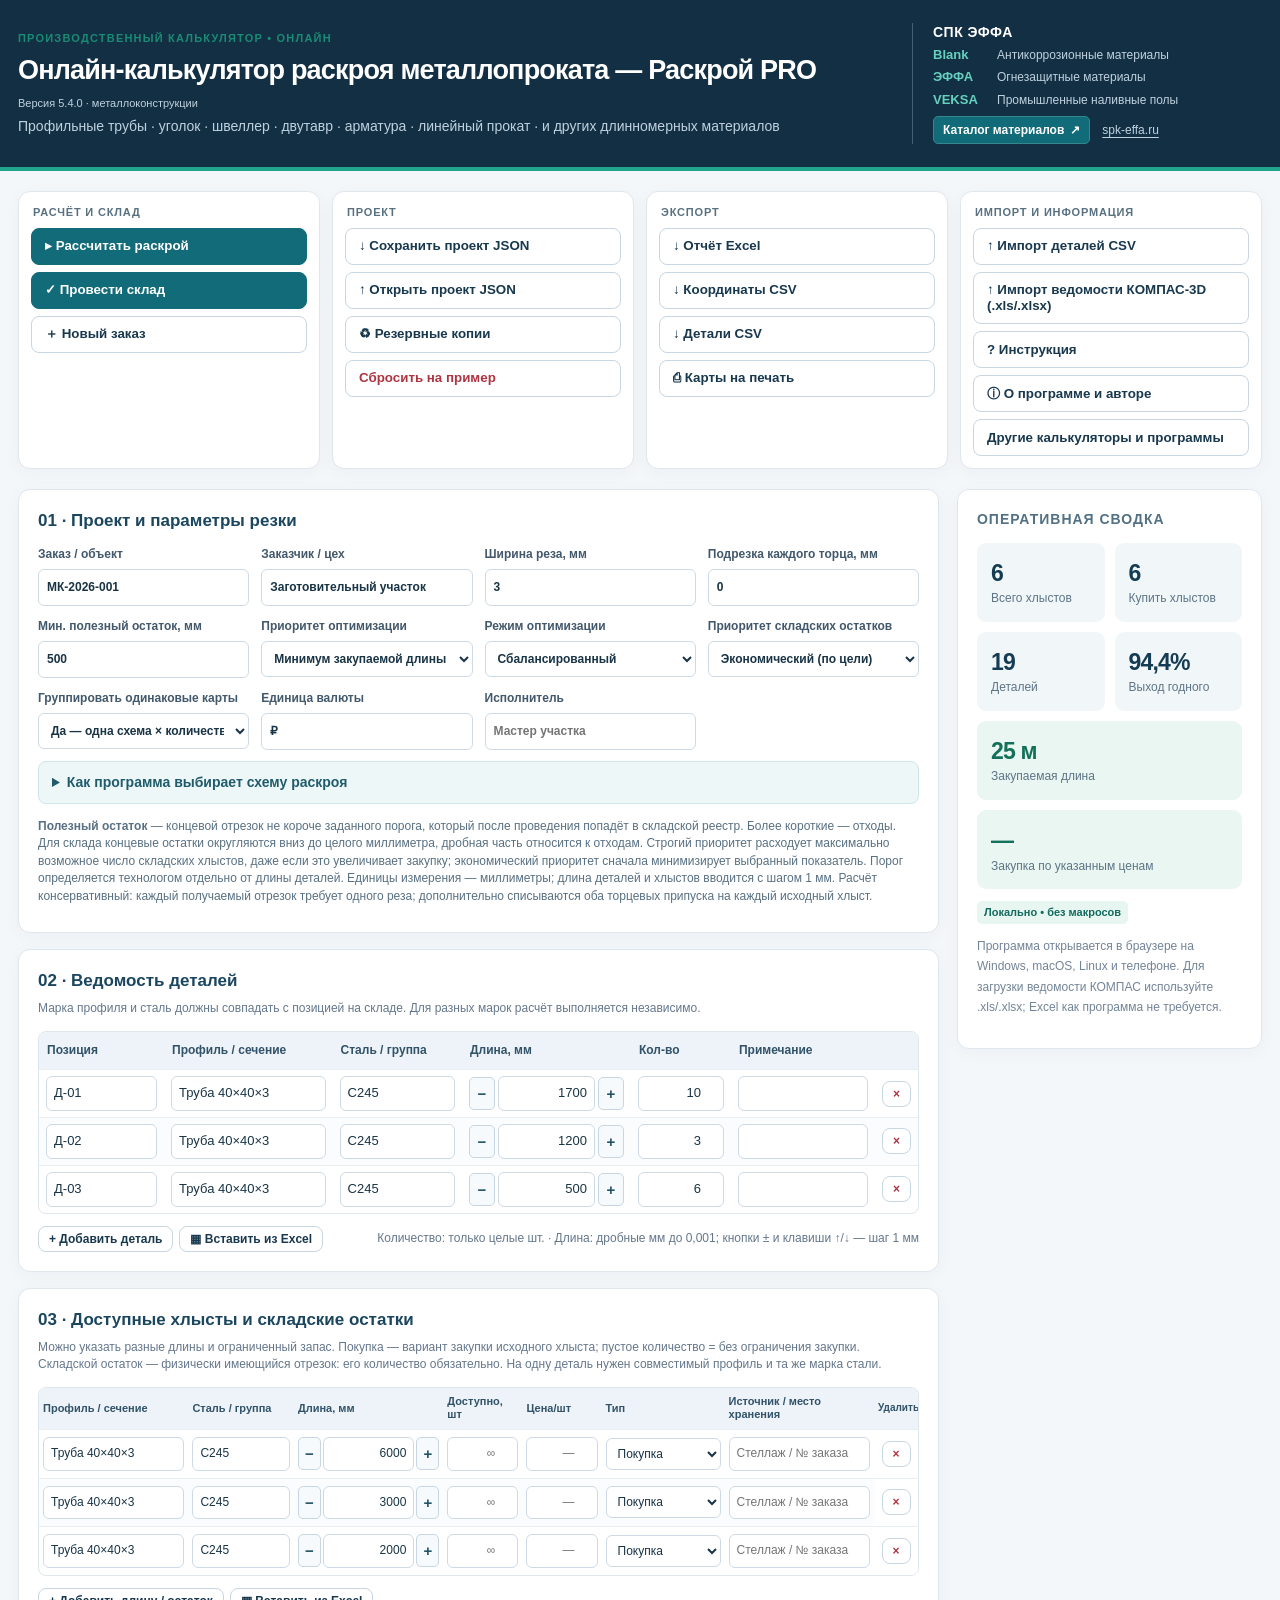
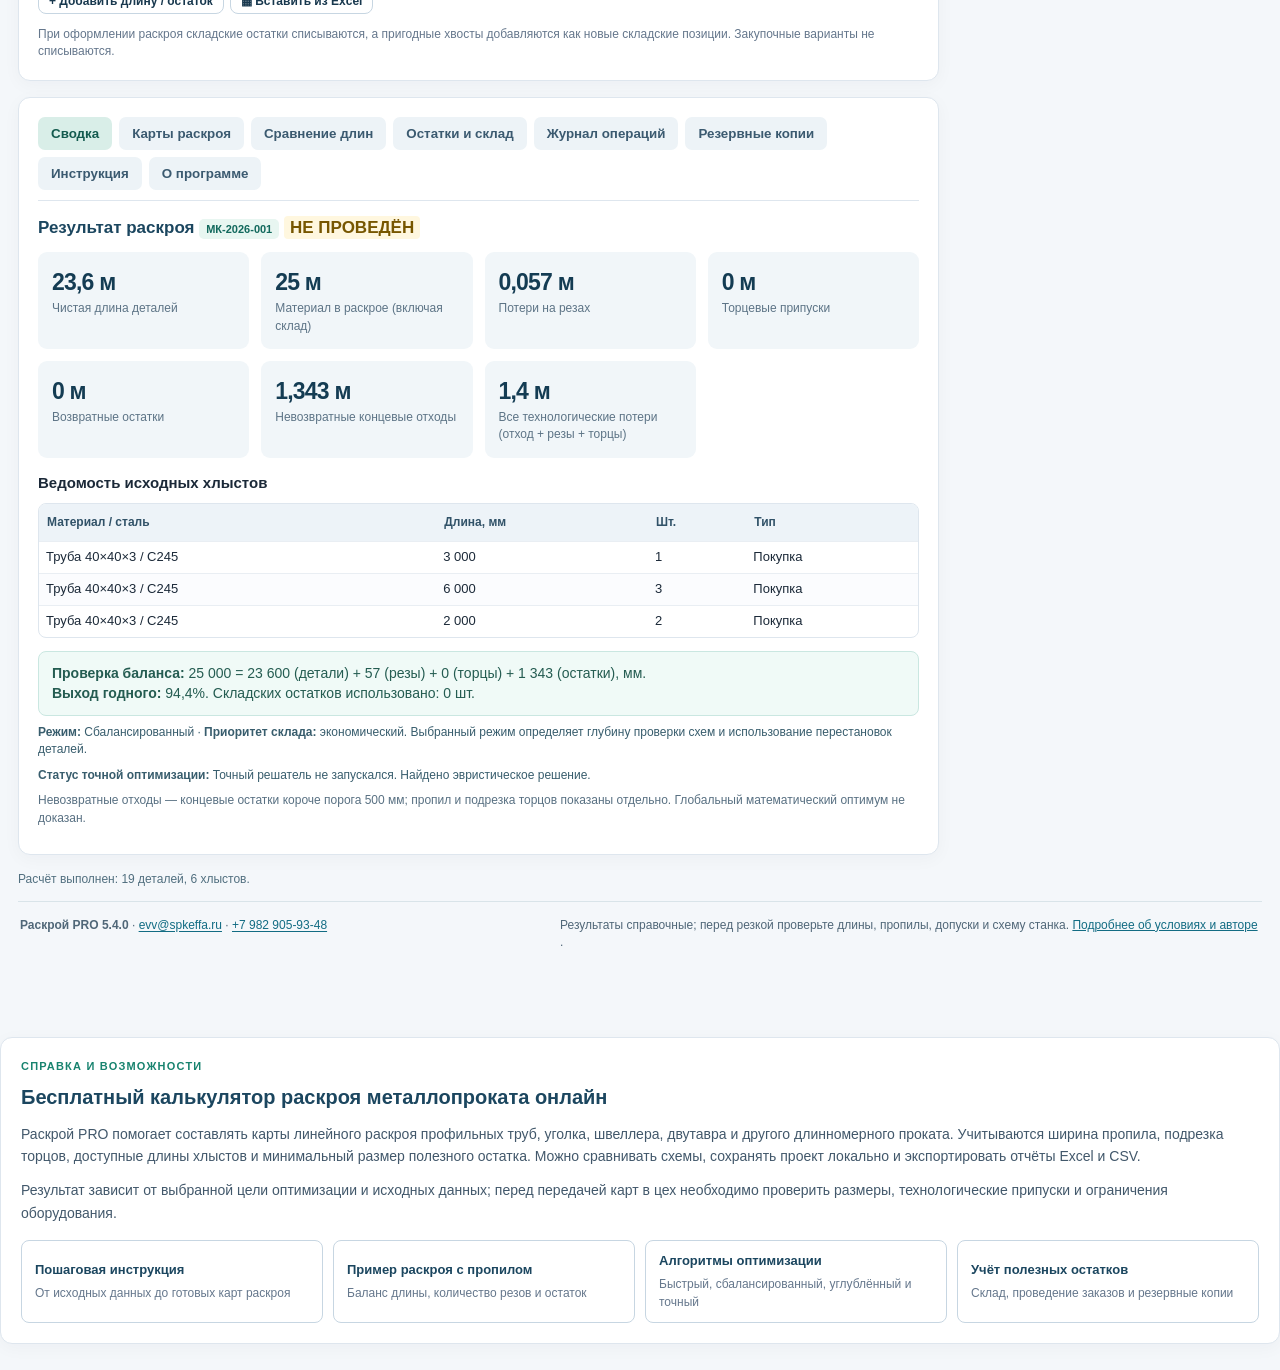
<file: index.html>
<!doctype html>
<html lang="ru">
<head>
  
<!-- Yandex.Metrika counter -->
<script type="text/javascript">
    (function(m,e,t,r,i,k,a){
        m[i]=m[i]||function(){(m[i].a=m[i].a||[]).push(arguments)};
        m[i].l=1*new Date();
        for (var j = 0; j < document.scripts.length; j++) {if (document.scripts[j].src === r) { return; }}
        k=e.createElement(t),a=e.getElementsByTagName(t)[0],k.async=1,k.src=r,a.parentNode.insertBefore(k,a)
    })(window, document,'script','https://mc.yandex.ru/metrika/tag.js?id=114702067', 'ym');

    ym(114702067, 'init', {ssr:true, webvisor:true, clickmap:true, ecommerce:"dataLayer", referrer: document.referrer, url: location.href, accurateTrackBounce:true, trackLinks:true});
</script>
<!-- /Yandex.Metrika counter -->



<meta charset="utf-8">
<meta name="viewport" content="width=device-width,initial-scale=1">
<meta name="description" content="Бесплатный онлайн-калькулятор раскроя металлопроката: профильные трубы, уголок, швеллер, двутавр. Оптимизация резки, карты, учёт пропила и складских остатков.">
<meta name="robots" content="index,follow,max-image-preview:large">
<meta name="theme-color" content="#132f43">
<link rel="stylesheet" href="/css/kompas-import.css">
<link rel="stylesheet" href="/css/other-tools.css">
<link rel="canonical" href="https://raskroy.spk-effa.ru/">
<link rel="icon" href="/favicon.png" type="image/png" sizes="96x96">
<link rel="icon" href="/favicon.svg" type="image/svg+xml">
<link rel="shortcut icon" href="/favicon.ico">
<meta property="og:type" content="website">
<meta property="og:locale" content="ru_RU">
<meta property="og:site_name" content="Раскрой PRO">
<meta property="og:url" content="https://raskroy.spk-effa.ru/">
<meta property="og:title" content="Раскрой PRO — онлайн-калькулятор раскроя металлопроката">
<meta property="og:description" content="Бесплатный онлайн-калькулятор раскроя металлопроката: профильные трубы, уголок, швеллер, двутавр. Оптимизация резки, карты, учёт пропила и складских остатков.">
<meta name="twitter:card" content="summary">
<meta name="twitter:title" content="Раскрой PRO — онлайн-калькулятор раскроя металлопроката">
<meta name="twitter:description" content="Бесплатный онлайн-калькулятор раскроя металлопроката: профильные трубы, уголок, швеллер, двутавр. Оптимизация резки, карты, учёт пропила и складских остатков.">
<title>Раскрой PRO — онлайн-калькулятор раскроя металлопроката</title>
<script type="application/ld+json">{"@context":"https://schema.org","@type":"WebApplication","name":"Раскрой PRO — онлайн-калькулятор раскроя металлопроката","url":"https://raskroy.spk-effa.ru/","description":"Бесплатный онлайн-калькулятор раскроя металлопроката: профильные трубы, уголок, швеллер, двутавр. Оптимизация резки, карты, учёт пропила и складских остатков.","applicationCategory":"BusinessApplication","operatingSystem":"Любая операционная система с современным браузером","inLanguage":"ru-RU","isAccessibleForFree":true,"softwareVersion":"5.4.0","offers":{"@type":"Offer","price":"0","priceCurrency":"RUB"},"featureList":["Оптимизация линейного раскроя металлопроката","Карты раскроя и координаты резов","Учет пропила и подрезки торцов","Учет пригодных и непригодных остатков","Экспорт отчетов в Excel и CSV","Локальное сохранение проектов"]}</script>
<style>
:root{--bg:#f4f7fa;--panel:#fff;--ink:#1b2938;--muted:#65778c;--line:#dee6ee;--blue:#145d86;--blue2:#e9f3f9;--green:#0f7a61;--amber:#9a5d10;--red:#b1353e;--shadow:0 4px 18px #1b293809}
*{box-sizing:border-box}body{margin:0;font:14px/1.46 -apple-system,BlinkMacSystemFont,"Segoe UI",Arial,sans-serif;color:var(--ink);background:var(--bg)}
header{background:#132f43;color:white;padding:23px max(18px,calc((100vw - 1380px)/2));border-bottom:4px solid #20a68c}header h1{margin:0;font-size:27px;letter-spacing:-.8px}header p{margin:5px 0 0;color:#bfd1df}.shell{max-width:1380px;margin:auto;padding:20px 18px 70px}.toolbar{display:flex;flex-wrap:wrap;gap:8px;margin:0 0 18px}.btn{border:1px solid #c7d6e2;background:white;padding:9px 13px;border-radius:8px;cursor:pointer;color:#18384e;font-weight:600;white-space:nowrap;transition:.13s}.btn:hover{background:#eff5f9;border-color:#9db9c9}.btn.primary{background:#126b79;color:#fff;border-color:#126b79}.btn.primary:hover{background:#0b5663}.btn.danger{color:#ae3442}.btn.sm{padding:5px 10px;font-size:12px}.toolbar .sp{flex:1}.layout{display:grid;grid-template-columns:minmax(0,1fr) 305px;gap:18px}.main{min-width:0}.panel{background:var(--panel);border:1px solid var(--line);box-shadow:var(--shadow);border-radius:12px;padding:19px;margin-bottom:16px}.panel h2{font-size:17px;margin:0 0 12px;color:#1b465f}.panel h3{font-size:15px;margin:14px 0 9px}.muted{color:var(--muted)}.sub{font-size:12px;color:var(--muted);margin-top:-6px;margin-bottom:13px}.gridform{display:grid;grid-template-columns:repeat(4,minmax(0,1fr));gap:12px}label{display:block;color:#42586b;font-size:12px;font-weight:600}input,select{font:inherit;border:1px solid #cddae6;background:#fff;color:#183445;border-radius:6px;padding:9px 8px;width:100%;min-width:0;outline-color:#159e9e}label input,label select{margin-top:5px}input[type=number]{font-variant-numeric:tabular-nums}.tablewrap{overflow:auto;max-width:100%;border:1px solid var(--line);border-radius:8px}table{width:100%;border-collapse:collapse;white-space:nowrap;font-size:13px}th{padding:10px 8px;text-align:left;background:#edf3f8;color:#315268;font-weight:700;font-size:12px}td{padding:6px 7px;border-top:1px solid #e9eef3}td input,td select{padding:7px;min-width:70px}tr:nth-child(even) td{background:#fbfcfe}td .material{min-width:150px}td .grade{min-width:105px}.pos{min-width:100px}.tdnum{width:93px}.qty{width:86px}.w130{width:130px}.minicol{width:49px}td input[type=number]{text-align:right}.footerbar{display:flex;gap:12px;justify-content:space-between;align-items:center;margin-top:12px;flex-wrap:wrap}.info{border:1px solid #cae7e1;background:#f0faf7;padding:11px 13px;border-radius:8px;color:#245c51}.error{background:#fff2f2;border:1px solid #f0c7c7;color:#922c37;padding:11px 12px;border-radius:8px;margin:11px 0;white-space:pre-line}.warning{background:#fff7e9;border:1px solid #f0ddbc;color:#80510f;padding:11px 12px;border-radius:8px;margin:10px 0}.stats{display:grid;grid-template-columns:repeat(2,minmax(0,1fr));gap:10px}.stat{padding:14px;border-radius:9px;background:#f1f6f9}.stat .value{font-size:23px;font-weight:800;letter-spacing:-.8px;color:#143c53}.stat .cap{font-size:12px;color:#5d7486}.stat.wide{grid-column:span 2;background:#eaf6f1}.stat.wide .value{color:#137059}.sticky{position:sticky;top:12px;align-self:start}.tabs{display:flex;flex-wrap:wrap;gap:7px;border-bottom:1px solid var(--line);padding-bottom:10px;margin-bottom:15px}.tab{border:0;border-radius:7px;background:#edf3f7;color:#3b5a70;font-weight:650;padding:9px 13px;cursor:pointer}.tab.active{background:#d9eee8;color:#135a4e}.hide{display:none!important}.barcard{padding:14px 15px;border:1px solid #e2e9ef;border-radius:10px;margin:12px 0;background:#fff;break-inside:avoid}.barhead{display:flex;flex-wrap:wrap;justify-content:space-between;gap:8px;font-weight:700;margin-bottom:8px}.bar{display:flex;border-radius:6px;overflow:hidden;height:48px;background:#eef1f3;border:1px solid #a9b8c1}.segment{height:100%;display:flex;align-items:center;justify-content:center;color:white;font-size:11px;font-weight:700;border-right:1px solid #fff8;overflow:hidden;text-overflow:clip;white-space:nowrap;padding:0 2px}.segment.tail{background:repeating-linear-gradient(45deg,#a9b6bf,#a9b6bf 5px,#c2cbd2 5px,#c2cbd2 10px);color:#31414d}.segment.trim{background:#7b8997}.barfoot{color:#607486;font-size:12px;display:flex;flex-wrap:wrap;gap:14px;margin-top:7px}.grouphead{font-size:16px;margin:19px 0 7px;border-bottom:1px solid #e7edf2;padding-bottom:6px}.nowrap{white-space:nowrap}.smtext{font-size:12px}.note{margin:8px 0;color:#587082;font-size:12px}.tabPanel{min-height:100px}.legend{display:flex;gap:8px;flex-wrap:wrap;margin-top:12px}.chip{border:1px solid #d7e2ec;background:#f6f8fb;padding:5px 9px;border-radius:6px;font-size:12px}.righthead{font-size:14px;color:#527184;font-weight:700;text-transform:uppercase;letter-spacing:.07em}.sidefoot{font-size:12px;color:#738497;line-height:1.7;margin-top:12px}.comparison{margin-top:8px}.tablewrap td .ok{color:#0d7c59;font-weight:700}.tablewrap td .bad{color:#aa3343}.target{font-weight:700;color:#164f72}.kicker{color:#1a8b75;text-transform:uppercase;letter-spacing:1.2px;font-size:11px;font-weight:800;margin-bottom:5px}.insideActions{display:flex;gap:6px;align-items:center;flex-wrap:wrap}.empty{padding:25px;color:#778b98;text-align:center;border:1px dashed #cbd6de;border-radius:8px}.guide p{margin:8px 0}.guide li{margin:7px 0}.pill{display:inline-block;font-size:11px;color:#12695d;background:#e8f6f1;padding:2px 7px;border-radius:5px;font-weight:700}.printOnly{display:none}.warehousepanel{border-left:4px solid #18836f}.goodtag{background:#e6f7ee;color:#10694e;border-radius:5px;padding:3px 6px;font-weight:700;white-space:nowrap}.scraptag{background:#fbe9eb;color:#963c40;border-radius:5px;padding:3px 6px;font-weight:700;white-space:nowrap}.stocklog{margin-top:12px}.stocklog details{border:1px solid #dde5ee;border-radius:7px;padding:10px;margin:10px 0}.draftbadge{background:#fff7df;color:#775600;border-radius:4px;padding:2px 6px}.bookedbadge{background:#dff3e7;color:#137352;border-radius:4px;padding:2px 6px}.dangerhint{color:#8e2936}.miniheader{font-weight:750;color:#1c4a5b;margin:12px 0 5px}.actionrow{display:flex;gap:9px;flex-wrap:wrap;margin:12px 0}.lineinfo{font-size:12px;color:#4b6a7d}.barcard .barfoot span{max-width:100%;overflow-wrap:anywhere}#status{font-size:12px;color:#4c6677;margin:8px 0 0}.checkrow{display:flex;align-items:center;gap:8px}.checkrow input{width:auto}.divrow{display:flex;gap:10px;align-items:center;flex-wrap:wrap}.smallprint{font-size:11px;color:#677d8a}
dialog{max-width:min(800px,94vw);width:800px;border:1px solid #cfdee8;box-shadow:0 24px 70px #091c3480;border-radius:14px;padding:22px}dialog::backdrop{background:#091d33a8}.pasteform textarea{font:13px/1.5 Consolas,monospace;width:100%;resize:vertical;border:1px solid #cddae6;border-radius:7px;padding:10px;margin-top:6px}.pasteform h2{margin:0 0 10px}.cutcoords{margin:9px 0 5px}.cutcoords summary{font-weight:700;color:#1a617e;cursor:pointer}.repeat{background:#dcebef;color:#1b5e69;border-radius:5px;padding:2px 7px;font-weight:700}.barcard .barhead .subtle{font-size:12px;font-weight:400;color:#6b7f8d}.segment.cut{background:#d68b41;color:#51381b}.algorithmline{margin:8px 0;color:#385d6d;font-size:12px}
@media(max-width:1050px){.layout{grid-template-columns:1fr}.sticky{position:static}.stats{grid-template-columns:repeat(4,1fr)}.stat.wide{grid-column:span 2}.gridform{grid-template-columns:repeat(2,minmax(0,1fr))}}
@media(max-width:640px){.shell{padding:12px 9px 50px}header{padding:17px 13px}header h1{font-size:22px}.panel{padding:13px}.gridform{grid-template-columns:repeat(2,minmax(0,1fr))}.stats{grid-template-columns:repeat(2,1fr)}.toolbar{gap:6px}.toolbar .sp{display:none}.btn{padding:8px 10px;font-size:12px}.bar{height:40px}}
@media print{body{background:#fff;color:#000;font-size:11px}header,.toolbar,.side,.tabs,.inputpanel,.noprint,.footerbar{display:none!important}.shell{padding:0;max-width:none}.layout{display:block}.panel{box-shadow:none;border:0;padding:0;margin:0}.printOnly{display:block}.tabPanel{display:none!important}#panel-maps{display:block!important}.barcard{border:1px solid #bbb;padding:9px;break-inside:avoid}.bar{height:32px;print-color-adjust:exact;-webkit-print-color-adjust:exact}.barfoot{font-size:10px}.printPage{page-break-after:always}}


/* Locale-safe decimal length: text input accepts both comma and dot, +/- change by 1 mm. */
.length-stepper{display:flex;align-items:center;gap:3px;min-width:155px}
.length-stepper .tdnum{width:92px;min-width:70px;flex:1;text-align:right}
.length-stepper .len-step{border:1px solid #c7d6e2;background:#f6fafc;border-radius:5px;cursor:pointer;font-weight:700;color:#235369;width:26px;min-width:26px;height:33px;padding:0;line-height:1;font-size:15px}
.length-stepper .len-step:hover{background:#e5f4f1;border-color:#8fbeb3}
.length-stepper .len-step:focus-visible{outline:2px solid #159e9e;outline-offset:1px}

/* Раскрой PRO 5.1: упорядоченная панель и информационные разделы */
.toolbar{display:grid;grid-template-columns:repeat(4,minmax(0,1fr));gap:12px;margin:0 0 20px;align-items:stretch}
.toolbar-group{min-width:0;border:1px solid var(--line);background:white;border-radius:12px;padding:12px;box-shadow:var(--shadow);display:flex;flex-direction:column;gap:8px}
.toolbar-title{font-size:11px;font-weight:800;letter-spacing:.075em;text-transform:uppercase;color:#587080;padding:0 2px}
.toolbar-buttons{display:grid;grid-template-columns:1fr;grid-auto-rows:minmax(37px,auto);gap:7px}
.toolbar-buttons .btn{display:block;width:100%;min-width:0;text-align:left;white-space:normal;line-height:1.22;min-height:37px}
.mode-note{grid-column:span 2;align-self:end;background:#ecf6f7;border:1px solid #c8e4e5;border-radius:7px;padding:8px 11px;color:#3d5b64;font-size:11px;line-height:1.5}
.aboutgrid{display:grid;grid-template-columns:minmax(0,1fr) 275px;gap:24px;align-items:start}
.aboutgrid p{margin:10px 0;line-height:1.6}
.about-list{padding-left:20px}.about-list li{margin:8px 0}
.aboutside{min-width:0}.donation{border:1px solid #d6e8e3;border-radius:12px;background:#f5fbf9;padding:16px;text-align:center}.donation h3{margin:0 0 9px}.donation .sub{margin:7px 0 11px}.donate-qr{width:min(220px,100%);height:auto;aspect-ratio:1;object-fit:contain;background:white;padding:8px;border:1px solid #d9e4e9;border-radius:8px;display:block;margin:auto}
.contactline a,.aboutgrid a,.appfooter a{color:#126c83;text-underline-offset:2px}
.legal{background:#fff7ec;border:1px solid #ead4b0;border-radius:10px;padding:13px 17px;margin:20px 0 12px}.legal h3{margin:0 0 5px}.legal p{margin:0;line-height:1.7}
.appfooter{margin-top:12px;border-top:1px solid #d9e4e9;padding:15px 2px;color:#506778;font-size:12px;display:flex;justify-content:space-between;gap:18px;align-items:start;flex-wrap:wrap}
.appfooter p{margin:0;max-width:700px}.linklike{background:none;border:0;color:#126c83;text-decoration:underline;font:inherit;padding:0;cursor:pointer}
@media(max-width:1060px){.toolbar{grid-template-columns:repeat(2,minmax(0,1fr))}}
@media(max-width:650px){.toolbar{grid-template-columns:1fr;gap:8px}.toolbar-group{padding:10px}.toolbar-buttons{grid-template-columns:repeat(2,minmax(0,1fr))}.toolbar-buttons .btn{font-size:12px;padding:8px}.mode-note{grid-column:span 2}.aboutgrid{grid-template-columns:1fr}.donation{max-width:340px;margin:auto}}
@media(max-width:360px){.toolbar-buttons{grid-template-columns:1fr}}

/* Local backup control — isolated from print layout */
.backup-banner{background:#fff4de;border:1px solid #e1ba70;color:#67461a;padding:12px 16px;border-radius:9px;margin-bottom:14px;line-height:1.6}
.backup-row{border:1px solid #dce5ee;border-radius:9px;margin:8px 0;padding:12px;background:#fbfdff;display:flex;justify-content:space-between;align-items:center;gap:12px;flex-wrap:wrap}
.backup-row .backup-meta{font-size:12px;color:#65778c;margin-top:4px}
.backup-actions{display:flex;flex-wrap:wrap;gap:6px}
.backup-stats{font-size:12px;color:#526b7e;line-height:1.6}
.backup-stats strong{color:#20615c}
@media print{#storage-banner{display:none!important}}

/* v5.3.2: keep stock controls and delete action inside the card on desktop. */
.stock-table{table-layout:fixed;width:100%;min-width:840px}
.stock-table th,.stock-table td{padding:7px 4px}
.stock-table th{white-space:normal;line-height:1.24;font-size:11px}
.stock-table td input,.stock-table td select,.stock-table td .material,.stock-table td .grade,.stock-table td .w130,.stock-table td .tdnum,.stock-table td .qty{width:100%;min-width:0;font-size:12px}
.stock-table .length-stepper{width:100%;min-width:0;gap:2px}
.stock-table .length-stepper .tdnum{width:calc(100% - 52px);min-width:0;flex:1}
.stock-table .length-stepper .len-step{width:23px;min-width:23px}
.stock-table th:last-child,.stock-table td:last-child{position:sticky;right:0;z-index:2;text-align:center;background:#fff;box-shadow:-6px 0 9px -8px #617b90}
.stock-table th:last-child{background:#edf3f8;z-index:3;font-size:10px}
.stock-table td:last-child .btn{min-width:29px;padding:5px 7px}
.algorithm-help{background:#edf7f8;border:1px solid #cee5e9;border-radius:8px;padding:10px 13px;margin:11px 0 14px;color:#3b5d68}
.algorithm-help summary{cursor:pointer;color:#205b6c;font-weight:700}
.algorithm-help p{margin:10px 0 0;line-height:1.55;font-size:12px}
@media(max-width:900px){.stock-table{min-width:800px}}
</style>
<style>
/* Validation feedback lives next to the actions so its cause is never hidden below results. */
.error-banner{position:sticky;top:8px;z-index:20;display:flex;align-items:flex-start;gap:12px;margin:-8px 0 18px;padding:11px 13px;border:1px solid #e7adb3;border-left:5px solid var(--red);border-radius:10px;background:#fff6f6;box-shadow:0 5px 18px #7c1d281c;color:#7b2631}
.error-banner__copy{min-width:0;flex:1}.error-banner__title{display:block;font-weight:800}.error-banner__message{margin:2px 0 0}.error-banner .btn{flex:none;background:#fff}.inputpanel.has-input-error{border-color:#df838d;box-shadow:0 0 0 3px #df838d26,var(--shadow)}
tr.has-input-error td{background:#fff3f4!important}input.is-invalid,select.is-invalid{border-color:#b1353e!important;background:#fff8f8;box-shadow:0 0 0 2px #b1353e2b;outline-color:#b1353e}
@media(max-width:640px){.error-banner{top:4px;align-items:stretch;flex-direction:column;margin:-4px 0 12px}.error-banner .btn{width:100%}}
@media print{.error-banner{display:none!important}}
</style>
<link rel="stylesheet" href="/css/seo-pages.css">
<style>
/* Corporate catalog: compact, independent of calculator controls. */
.raskroy-header{display:grid;grid-template-columns:minmax(0,1fr) minmax(290px,350px);align-items:center;gap:24px}
.raskroy-header-main{min-width:0}
.raskroy-header .spk-catalog{min-width:0;border-left:1px solid #426173;padding-left:20px;display:grid;gap:3px;line-height:1.35}
.spk-catalog-name{font-size:14px;letter-spacing:.035em;font-weight:750;color:#fff}
.spk-catalog-item{display:grid;grid-template-columns:56px minmax(0,1fr);align-items:baseline;gap:8px;text-decoration:none;color:#bfd1df;font-size:12px;padding:1px 0}
.spk-catalog-item strong{font-size:13px;color:#65d1be}
.spk-catalog-item:hover span{text-decoration:underline;text-underline-offset:3px;color:#fff}
.spk-catalog-footer{display:flex;align-items:center;flex-wrap:wrap;gap:6px 12px;margin-top:3px}
.spk-catalog-cta{display:inline-flex;align-items:center;gap:6px;padding:5px 9px;border-radius:5px;background:#126b79;color:#fff;border:1px solid #34878c;text-decoration:none;font-size:12px;font-weight:650}
.spk-catalog-cta:hover{background:#0b5663}
.spk-catalog-domain{color:#bfd1df;font-size:12px;text-decoration:underline;text-underline-offset:3px}
.spk-catalog a:focus-visible{outline:2px solid #65d1be;outline-offset:3px;border-radius:3px}
@media(max-width:900px){.raskroy-header{grid-template-columns:minmax(0,1fr);gap:12px}.raskroy-header .spk-catalog{border-left:0;border-top:1px solid #426173;padding:10px 0 0;max-width:none}}
@media(max-width:420px){.spk-catalog-item{grid-template-columns:48px minmax(0,1fr);gap:6px}.spk-catalog-footer{gap:6px 10px}}
</style>
</head>
<body>
<!-- Yandex.Metrika noscript -->
<noscript><div><img src="https://mc.yandex.ru/watch/114702067" style="position:absolute; left:-9999px;" alt="" /></div></noscript>
<!-- /Yandex.Metrika noscript -->

<header class="raskroy-header">
  <div class="raskroy-header-main"><div class="kicker">ПРОИЗВОДСТВЕННЫЙ КАЛЬКУЛЯТОР • ОНЛАЙН</div><h1>Онлайн-калькулятор раскроя металлопроката — Раскрой PRO</h1><p class="smallprint" style="color:#bfd1df">Версия 5.4.0 · металлоконструкции</p><p>Профильные трубы · уголок · швеллер · двутавр · арматура · линейный прокат · и других длинномерных материалов</p></div>
  <nav class="spk-catalog" aria-label="Каталог материалов СПК ЭФФА">
    <div class="spk-catalog-name">СПК ЭФФА</div>
    <a class="spk-catalog-item" href="https://spk-effa.ru/blank/" target="_blank" rel="noopener noreferrer"><strong>Blank</strong><span>Антикоррозионные материалы</span></a>
    <a class="spk-catalog-item" href="https://spk-effa.ru/ognezaschita/" target="_blank" rel="noopener noreferrer"><strong>ЭФФА</strong><span>Огнезащитные материалы</span></a>
    <a class="spk-catalog-item" href="https://spk-effa.ru/veksa/" target="_blank" rel="noopener noreferrer"><strong>VEKSA</strong><span>Промышленные наливные полы</span></a>
    <div class="spk-catalog-footer">
      <a class="spk-catalog-cta" href="https://spk-effa.ru/" target="_blank" rel="noopener noreferrer">Каталог материалов <span aria-hidden="true">↗</span></a>
      <a class="spk-catalog-domain" href="https://spk-effa.ru/" target="_blank" rel="noopener noreferrer">spk-effa.ru</a>
    </div>
  </nav>
</header>
<div class="shell">
  <nav class="toolbar noprint" aria-label="Действия калькулятора">
    <div class="toolbar-group">
      <div class="toolbar-title">Расчёт и склад</div>
      <div class="toolbar-buttons">
        <button class="btn primary" id="solve">▸ Рассчитать раскрой</button>
        <button class="btn primary" id="book">✓ Провести склад</button>
        <button class="btn" id="neworder">＋ Новый заказ</button>
      </div>
    </div>
    <div class="toolbar-group">
      <div class="toolbar-title">Проект</div>
      <div class="toolbar-buttons">
        <button class="btn" id="save">↓ Сохранить проект JSON</button>
        <button class="btn" id="load">↑ Открыть проект JSON</button>
        <button class="btn" id="backups-button" data-tab="backups">♻ Резервные копии</button>
        <button class="btn danger" id="reset">Сбросить на пример</button>
      </div>
    </div>
    <div class="toolbar-group">
      <div class="toolbar-title">Экспорт</div>
      <div class="toolbar-buttons">
        <button class="btn" id="xlsx">↓ Отчёт Excel</button>
        <button class="btn" id="coords">↓ Координаты CSV</button>
        <button class="btn" id="csv">↓ Детали CSV</button>
        <button class="btn" id="print">⎙ Карты на печать</button>
      </div>
    </div>
    <div class="toolbar-group">
      <div class="toolbar-title">Импорт и информация</div>
      <div class="toolbar-buttons">
        <button class="btn" id="importcsv">↑ Импорт деталей CSV</button>
        <button class="btn" id="importkompas" type="button">↑ Импорт ведомости КОМПАС-3D (.xls/.xlsx)</button>
        <button class="btn" data-tab="guide">? Инструкция</button>
        <button class="btn" data-tab="about">ⓘ О программе и авторе</button>
        <button class="btn" data-tab="about" data-scroll-target="other-tools-title">Другие калькуляторы и программы</button>
      </div>
    </div>
  </nav>
  <section id="error-banner" class="error-banner noprint hide" role="alert" aria-live="assertive" aria-atomic="true" aria-label="Ошибки заполнения"></section>
  <div id="storage-banner" class="backup-banner noprint hide" role="alert"></div>
  <input type="file" id="file-json" accept="application/json,.json" hidden><input type="file" id="file-csv" accept="text/csv,.csv,.txt" hidden><input type="file" id="file-kompas" accept=".xls,.xlsx,application/vnd.ms-excel,application/vnd.openxmlformats-officedocument.spreadsheetml.sheet" hidden>
  <div class="layout">
  <div class="main">
    <section id="block-01" class="panel inputpanel"><h2>01 · Проект и параметры резки</h2>
    <div class="gridform">
      <label>Заказ / объект<input type="text" data-meta="order" placeholder="МК-2026-001"></label>
      <label>Заказчик / цех<input type="text" data-meta="client" placeholder="Цех металлоконструкций"></label>
      <label>Ширина реза, мм<input type="number" min="0" step="0.1" data-setting="kerf"></label>
      <label>Подрезка каждого торца, мм<input type="number" min="0" step="0.1" data-setting="trim"></label>
      <label>Мин. полезный остаток, мм<input type="number" min="0" step="1" data-setting="remnantMin"></label>
      <label>Приоритет оптимизации<select data-setting="objective"><option value="purchase">Минимум закупаемой длины</option><option value="cost">Минимум стоимости</option><option value="waste">Минимум невозвратных отходов</option></select></label>
      <label>Режим оптимизации<select data-setting="searchMode"><option value="quick">Быстрый</option><option value="balanced">Сбалансированный</option><option value="deep">Углублённый</option><option value="exact">Точный (малые задачи)</option></select></label>
      
      <label>Приоритет складских остатков<select data-setting="warehousePolicy"><option value="economic">Экономический (по цели)</option><option value="strict">Строгий (склад первым)</option></select></label>
      <label>Группировать одинаковые карты<select data-setting="groupMaps"><option value="yes">Да — одна схема × количество</option><option value="no">Нет — отдельная карта на хлыст</option></select></label>
      <label>Единица валюты<input data-setting="currency" type="text" placeholder="₽" maxlength="8"></label>
      <label>Исполнитель<input data-meta="author" type="text" placeholder="Мастер участка"></label>
    </div>
    <details class="algorithm-help"><summary>Как программа выбирает схему раскроя</summary>
      <p><b>Быстрый</b> — составляет несколько схем, сначала размещая длинные детали и заполняя свободное место.</p>
      <p><b>Сбалансированный</b> — дополнительно проверяет сочетания деталей, переносит их между хлыстами и пытается уменьшить расход материала.</p>
      <p><b>Углублённый</b> — сравнивает больше вариантов и частично пересобирает уже найденные схемы. Переносы и обмены запускаются автоматически для планов не более чем из 36 хлыстов; изменения принимаются только при улучшении выбранного показателя.</p>
      <p><b>Точный</b> — для небольших заказов проверяет все допустимые варианты в установленных пределах. Если проверка завершена полностью, программа отмечает, что оптимальный результат доказан. Иначе показывает лучший найденный план без такой гарантии.</p>
    </details>
    <div class="note"><b>Полезный остаток</b> — концевой отрезок не короче заданного порога, который после проведения попадёт в складской реестр. Более короткие — отходы. Для склада концевые остатки округляются вниз до целого миллиметра, дробная часть относится к отходам. Строгий приоритет расходует максимально возможное число складских хлыстов, даже если это увеличивает закупку; экономический приоритет сначала минимизирует выбранный показатель. Порог определяется технологом отдельно от длины деталей. Единицы измерения — миллиметры; длина деталей и хлыстов вводится с шагом 1 мм. Расчёт консервативный: каждый получаемый отрезок требует одного реза; дополнительно списываются оба торцевых припуска на каждый исходный хлыст.</div>
    </section>
    <section id="block-02" class="panel inputpanel"><h2>02 · Ведомость деталей</h2><div class="sub">Марка профиля и сталь должны совпадать с позицией на складе. Для разных марок расчёт выполняется независимо.</div>
      <div class="tablewrap"><table><thead><tr><th>Позиция</th><th>Профиль / сечение</th><th>Сталь / группа</th><th>Длина, мм</th><th>Кол-во</th><th>Примечание</th><th></th></tr></thead><tbody id="parts-body"></tbody></table></div>
      <div class="footerbar"><div class="insideActions"><button class="btn sm" id="addpart">+ Добавить деталь</button><button class="btn sm" id="pasteparts">▦ Вставить из Excel</button></div><span class="muted smtext">Количество: только целые шт. · Длина: дробные мм до 0,001; кнопки ± и клавиши ↑/↓ — шаг 1 мм</span></div>
    </section>
    <section id="block-03" class="panel inputpanel"><h2>03 · Доступные хлысты и складские остатки</h2><div class="sub">Можно указать разные длины и ограниченный запас. Покупка — вариант закупки исходного хлыста; пустое количество = без ограничения закупки. Складской остаток — физически имеющийся отрезок: его количество обязательно. На одну деталь нужен совместимый профиль и та же марка стали.</div>
      <div class="tablewrap stock-table-wrap"><table class="stock-table"><colgroup><col style="width:17%"><col style="width:12%"><col style="width:17%"><col style="width:9%"><col style="width:9%"><col style="width:14%"><col style="width:17%"><col style="width:5%"></colgroup><thead><tr><th>Профиль / сечение</th><th>Сталь / группа</th><th>Длина, мм</th><th>Доступно, шт</th><th>Цена/шт</th><th>Тип</th><th>Источник / место хранения</th><th>Удалить</th></tr></thead><tbody id="stock-body"></tbody></table></div>
      <div class="footerbar"><div class="insideActions"><button class="btn sm" id="addstock">+ Добавить длину / остаток</button><button class="btn sm" id="pastestocks">▦ Вставить из Excel</button></div><span class="muted smtext">При оформлении раскроя складские остатки списываются, а пригодные хвосты добавляются как новые складские позиции. Закупочные варианты не списываются.</span></div>
    </section>
    <section class="panel"><div class="tabs noprint"><button class="tab active" data-tab="summary">Сводка</button><button class="tab" data-tab="maps">Карты раскроя</button><button class="tab" data-tab="compare">Сравнение длин</button><button class="tab" data-tab="warehouse">Остатки и склад</button><button class="tab" data-tab="journal">Журнал операций</button><button class="tab" data-tab="backups">Резервные копии</button><button class="tab" data-tab="guide">Инструкция</button><button class="tab" data-tab="about">О программе</button></div>
      <div id="panel-summary" class="tabPanel"></div>
      <div id="panel-maps" class="tabPanel hide"></div>
      <div id="panel-compare" class="tabPanel hide"></div>
      <div id="panel-warehouse" class="tabPanel hide"></div>
      <div id="panel-journal" class="tabPanel hide"></div>
      <div id="panel-backups" class="tabPanel hide" aria-label="Локальные резервные копии">
        <h2>Резервные копии и восстановление</h2>
        <p class="sub">Копии хранятся в IndexedDB этого браузера для текущего адреса сайта, отдельно от рабочего проекта. Очистка данных сайта может удалить и эти копии.</p>
        <p id="backup-stats" class="backup-stats" aria-live="polite">Проверка локального хранилища…</p>
        <div class="actionrow noprint">
          <button type="button" class="btn primary" id="snapshot-now">＋ Создать резервную копию</button>
          <button type="button" class="btn" id="backup-export-current">↓ Скачать текущий JSON</button>
          <button type="button" class="btn" id="backup-refresh">↻ Обновить список</button>
        </div>
        <p class="note">Автоснимок создаётся после изменения данных (с небольшой задержкой), при открытии программы и перед важными операциями. Хранится до 12 автоматических и 20 защитных снимков. Для восстановления нажмите «Восстановить» напротив нужной даты.</p>
        <div id="backup-list" aria-live="polite"><p class="muted">Загрузка списка…</p></div>
        <div class="warning">Для долговременного хранения склада регулярно используйте «Скачать текущий JSON» и храните его на диске, SSD или в резервном облачном архиве. Копии этого браузера не синхронизируются с другими устройствами.</div>
      </div>
      <div id="panel-about" class="tabPanel hide" aria-labelledby="about-heading">
        <h2 id="about-heading">О программе «Раскрой PRO»</h2>
        <div class="aboutgrid">
          <div>
            <p>«Раскрой PRO» — бесплатный справочный калькулятор одномерного раскроя профильных труб, уголка, швеллера, двутавра, арматуры и другого линейного металлопроката. Вы можете составлять ведомости деталей, сравнивать варианты закупки, формировать карты резки, отслеживать полезные остатки и складские проводки.</p>
            <h3>Как устроены режимы оптимизации</h3>
            <ul class="about-list">
              <li><b>Быстрый:</b> несколько вариантов жадного заполнения хлыстов без динамической оптимизации и уплотнения.</li>
              <li><b>Сбалансированный:</b> расширяет поиск, подбирает сочетания размеров, переносит детали и уплотняет раскрой. Дробные миллиметры поддерживаются, но не во всех способах подбора.</li>
              <li><b>Углублённый:</b> рассматривает больше раскладок, обменивает детали между хлыстами и пересобирает часть схем. Улучшение принимается, только если найденный план лучше по выбранному показателю.</li><li><b>Точный:</b> для небольших задач последовательно проверяет возможные схемы. Если все варианты проверены, программа подтверждает оптимальность. При превышении ограничений расчёт остаётся приближённым.</li>
            </ul>
            <p class="smallprint"><b>Границы точного решения:</b> для одного покупного типоразмера и цели «минимум закупаемой длины» точный поиск проверяет до 28 деталей; для смешанных типоразмеров полный целочисленный перебор ограничен 13 деталями, 4 позициями и 3 вариантами заготовок. При достижении лимита времени или узлов результат помечается как недоказанный. Поддерживается точность исходных длин до 0,001 мм.</p><p class="smallprint">Оценка вариантов выполняется по выбранному приоритету: закупаемая длина, стоимость (если цены заполнены) или невозвратные отходы. Алгоритмы в большинстве режимов эвристические; математический минимум гарантируется только при явном статусе «Оптимальность доказана» в точном режиме.</p>
            <h3>Разработчик и обратная связь</h3>
            <p class="contactline">Телефон: <a href="tel:+79829059348">+7 982 905-93-48</a></p>
            <p class="contactline">Электронная почта: <a href="mailto:evv@spkeffa.ru">evv@spkeffa.ru</a></p>
            <p>Предложения и сообщения об ошибках можно отправлять на электронную почту разработчика.</p>
          </div>
          <div class="aboutside">
            <div class="donation">
              <h3>Поддержать разработку</h3>
              <p class="sub">Добровольный донат — отсканируйте QR-код или откройте страницу оплаты.</p>
              <a href="https://spasibomir.ru/pay/36264" target="_blank" rel="noopener noreferrer" aria-label="Перейти на страницу добровольного пожертвования"><img class="donate-qr" width="220" height="220" loading="lazy" src="[data-uri]" alt="QR-код для добровольной поддержки проекта"></a>
              <p><a href="https://spasibomir.ru/pay/36264" target="_blank" rel="noopener noreferrer">Перейти к донату</a></p>
              <p class="smallprint">Пожертвование не влияет на доступность или точность расчёта.</p>
            </div>
          </div>
        </div>
        <div class="legal" role="note"><h3>Условия использования и отказ от гарантий</h3><p>Калькулятор предоставляется на условиях «как есть» без каких-либо гарантий точности и бесперебойной работы. Полученные данные являются справочными. Пользователь самостоятельно проверяет результаты и несет полную ответственность за решения, принятые на их основе.</p></div>
        <p class="smallprint">Данные расчётов обрабатываются локально в браузере; проект можно сохранить или перенести через JSON. На серверы проекта расчёты не отправляются. Сторонний сайт пожертвований открывается только при переходе по ссылке.</p>
        <section class="other-tools" aria-labelledby="other-tools-title">
          <h3 id="other-tools-title">Другие калькуляторы и программы</h3>
          <div class="other-tools-grid">
            <article class="other-tools-card">
              <div class="other-tools-copy">
                <p class="other-tools-label">Программа для Windows</p>
                <h4>Путевой лист</h4>
                <p>Сохраняйте маршруты и профили водителей, учитывайте расход топлива и создавайте путевые листы в Excel.</p>
              </div>
              <div class="other-tools-action">
                <a class="btn primary" href="https://github.com/kappamaag-crypto/SPKEFFA/releases/latest/download/PutevoiApp-Setup.exe" aria-label="Скачать установщик программы Путевой лист для Windows">Скачать для Windows <span aria-hidden="true">↓</span></a>
                <small>Бесплатно · Установщик для Windows</small>
              </div>
            </article>
          </div>
        </section>
      </div>
      <div id="panel-guide" class="tabPanel guide hide">
      <h2>Как пользоваться Раскрой PRO</h2>
      <p class="note"><b>Полное руководство по всем функциям:</b> <a href="/instrukciya.html" target="_blank" rel="noopener noreferrer">открыть подробную инструкцию (20 разделов)</a>. В ней разобраны все кнопки, параметры резки, расчёт, Excel и CSV, импорт КОМПАС-3D, карты, склад, журнал, JSON, резервные копии и типичные ошибки.</p>
      <h3>Начало работы</h3>
      <ol>
       <li><b>Проект.</b> Укажите номер заказа, ширину реза, торцовку, порог полезного остатка, цель оптимизации, режим поиска и приоритет складских остатков.</li>
       <li><b>Детали.</b> В блоке 02 внесите позицию, профиль/сечение, марку стали, длину одной детали и количество. Длина допускает до 0,001 мм; кнопки ± и стрелки меняют значение на 1 мм. Количество — целые штуки.</li>
       <li><b>Исходные хлысты.</b> В блоке 03 укажите профиль, сталь, длину, доступное количество и, при необходимости, цену. Для типа «Покупка» количество можно не ограничивать; для типа «Складской остаток» количество обязательно.</li>
       <li><b>Расчёт.</b> Нажмите «Рассчитать раскрой», проверьте вкладку «Сводка», ведомость исходных хлыстов, общий баланс и статус математической оптимальности.</li>
       <li><b>Карты.</b> Во вкладке «Карты раскроя» проверьте схему и раскрывающиеся координаты резов. Одинаковые карты можно группировать в параметрах заказа.</li>
       <li><b>Сравнение.</b> Во вкладке «Сравнение длин» сравните отдельно исходные длины или нажмите «Сравнить все 4 режима». Для применения иного режима выберите его в проекте и пересчитайте.</li>
      </ol>
      <h3>Импорт и экспорт</h3>
      <ul>
       <li><b>«Импорт деталей CSV»</b> открывает файл CSV с заголовками «Позиция», «Длина», «Количество»; текущая ведомость деталей заменяется с защитной копией.</li>
       <li><b>«Импорт ведомости КОМПАС-3D (.xls/.xlsx)»</b> открывает Excel-файл, распознаёт профиль, сталь, длину и количество, позволяет выбрать лист, исправить поля и выбрать добавление или замену. Первый запуск использует загрузку библиотеки SheetJS через интернет. Импорт не создаёт складские позиции.</li>
       <li><b>«Вставить из Excel»</b> — вставка скопированных ячеек, а не непосредственное чтение файла. Работает отдельно для деталей и хлыстов. Для двух столбцов «Длина / Количество» заполните профиль и сталь по умолчанию.</li>
       <li><b>«Отчёт Excel»</b> создаёт XLSX с 12 листами, <b>«Координаты CSV»</b> — последовательность резов, <b>«Детали CSV»</b> — ведомость, <b>«Карты на печать»</b> — печатные схемы. Изменения в готовом XLSX не пересчитывают раскрой.</li>
      </ul>
      <h3>Склад, заказы и данные</h3>
      <ol>
       <li>После расчёта изучите «Остатки и склад»: до проведения списания и приходы показаны лишь как прогноз. Длина приходуемого хвоста округляется вниз до целого миллиметра.</li>
       <li>После фактической резки сверьте длины и нажмите «Провести склад». Проводка использует <b>плановые</b> размеры, меняет локальные складские остатки и добавляет запись в «Журнал операций». Повторное проведение номера заказа блокируется.</li>
       <li>После проведения сохраните проект через «Сохранить проект JSON». «Новый заказ» очистит ведомость деталей, но сохранит склад и журнал. «Открыть проект JSON» возвращает полное сохранённое состояние.</li>
       <li>Раздел «Резервные копии» позволяет создать снимок, скачать JSON и восстановить проект. Автоснимки находятся в IndexedDB; очистка данных браузера может удалить все локальные копии.</li>
       <li>«Сбросить на пример» заменяет рабочее состояние демонстрационным. Сохраните внешний JSON перед сбросом.</li>
      </ol>
      <h3>Технологические ограничения</h3>
      <p>Раскрой одномерный: один резервируемый пропил на деталь, две торцовки на хлыст. Не учитываются косые запилы, ограничения зажимов, реальная погрешность оборудования и дефекты материала. Расчёт относится к выбранным исходным данным, а доказанный математический оптимум возможен только при специальном сообщении точного режима.</p>
      <p class="note">Перед передачей карт в цех проверьте чертежи, размеры, профиль и сталь, пропилы, последовательность резов и фактический склад. <a href="/instrukciya.html" target="_blank" rel="noopener noreferrer">Все инструкции и решения типовых ошибок</a>.</p>
            </div>
    </section>
    <div id="status" class="noprint"></div>
  </div>
  <aside class="side"><div class="panel sticky"><div class="righthead">Оперативная сводка</div><div class="stats" id="sidebar-stats" style="margin-top:13px"></div><div class="sidefoot"><span class="pill">Локально • без макросов</span><p>Программа открывается в браузере на Windows, macOS, Linux и телефоне. Для загрузки ведомости КОМПАС используйте .xls/.xlsx; Excel как программа не требуется.</p></div></div></aside>
  </div>
  <footer class="appfooter noprint"><div><b>Раскрой PRO 5.4.0</b> · <a href="mailto:evv@spkeffa.ru">evv@spkeffa.ru</a> · <a href="tel:+79829059348">+7 982 905-93-48</a></div><p>Результаты справочные; перед резкой проверьте длины, пропилы, допуски и схему станка. <button type="button" class="linklike" data-tab="about">Подробнее об условиях и авторе</button>.</p></footer>
</div>
<dialog id="pasteDialog" aria-label="Импорт таблицы из Excel">
 <form method="dialog" class="pasteform">
  <h2 id="pasteTitle">Вставить таблицу Excel</h2>
  <p class="sub">Скопируйте строки из Excel (Ctrl+C) и вставьте ниже (Ctrl+V). Поддерживаются колонки с заголовками, табуляция и CSV с разделителем «;».</p>
  <label>Вставляемые строки<textarea id="pasteText" rows="9" placeholder="Длина;Кол-во&#10;1700;10&#10;1200;3"></textarea></label>
  <div class="gridform"><label>Профиль по умолчанию<input id="pasteMaterial" placeholder="Труба 40×40×3"></label><label>Марка стали по умолчанию<input id="pasteGrade" placeholder="С245"></label><label>Действие<select id="pasteMode"><option value="replace">Заменить текущую таблицу</option><option value="append">Добавить к текущей</option></select></label></div>
  <p class="smallprint" id="pasteHint">Для двух столбцов укажите материал и марку стали выше. Для полного формата: Позиция / Профиль / Сталь / Длина / Количество / Примечание.</p>
  <div class="actionrow"><button class="btn primary" value="ok" id="applyPaste" type="button">Импортировать</button><button class="btn" value="cancel">Отмена</button></div>
 </form>
</dialog>
<dialog id="kompas-dialog" class="kompas-dialog" aria-label="Импорт ведомости КОМПАС-3D">
 <form method="dialog">
  <h2>Импорт ведомости КОМПАС-3D</h2>
  <p class="sub">Распознавание профиля, марки стали, длины L (мм) и количества из .xls/.xlsx. Все позиции можно проверить и исправить перед импортом.</p>
  <p id="kompas-status" role="status" aria-live="polite"></p>
  <div class="kompas-settings">
   <label>Лист Excel<select id="kompas-sheet"></select></label>
   <label>Действие<select id="kompas-mode"><option value="replace">Заменить текущую ведомость деталей</option><option value="append">Добавить к текущей ведомости</option></select></label>
  </div>
  <div id="kompas-rows" class="kompas-tablewrap" role="region" aria-label="Предпросмотр найденных деталей" tabindex="0"></div>
  <p id="kompas-summary" role="status" aria-live="polite"></p>
  <p class="kompas-safety">Строки, требующие проверки, не выбираются автоматически; позиции без линейного профиля исключаются. Сверьте количество, длины и марку стали с ведомостью. Данные файла обрабатываются в браузере. Для первого открытия Excel загружается библиотека SheetJS, после чего дальнейшая обработка локальная.</p>
  <div class="kompas-actions"><button class="btn primary" type="button" id="kompas-apply">Перенести выбранные детали</button><button class="btn" value="cancel">Отмена</button></div>
 </form>
</dialog>
<script src="/js/kompas-import.js"></script>
<script src="/js/kompas-ui.js"></script>
<script>
'use strict';
const $=s=>document.querySelector(s), $$=s=>[...document.querySelectorAll(s)];
const initial=()=>({version:7,bookedOrders:[],journal:[],lastBookedReport:null,meta:{order:'МК-2026-001',client:'Заготовительный участок',author:''},settings:{kerf:3,trim:0,remnantMin:500,objective:'purchase',searchMode:'balanced',warehousePolicy:'economic',groupMaps:'yes',currency:'₽'},parts:[{id:1,pos:'Д-01',material:'Труба 40×40×3',grade:'С245',length:1700,qty:10,note:''},{id:2,pos:'Д-02',material:'Труба 40×40×3',grade:'С245',length:1200,qty:3,note:''},{id:3,pos:'Д-03',material:'Труба 40×40×3',grade:'С245',length:500,qty:6,note:''}],stocks:[{id:11,material:'Труба 40×40×3',grade:'С245',length:6000,qty:'',price:'',kind:'new'},{id:12,material:'Труба 40×40×3',grade:'С245',length:3000,qty:'',price:'',kind:'new'},{id:13,material:'Труба 40×40×3',grade:'С245',length:2000,qty:'',price:'',kind:'new'}]});
// Versioned data format. Never silently discard unreadable or newer projects.
const DATA_SCHEMA=7, APP_RELEASE='5.4.0', STORAGE_KEY='cutting_pro_5';
let state, result=null, comparisons=[], modeComparisons=[], validationIssue=null;
let startupOriginal=null, startupLoadError='', startupLock=false, startupKey='';
function normalizeProject(input){
 if(!input || typeof input!=='object' || Array.isArray(input))throw Error('Корневой объект проекта не распознан.');
 const version=input.version===undefined?3:Number(input.version);
 if(!Number.isInteger(version)||version<1||version>DATA_SCHEMA)throw Error(version>DATA_SCHEMA?'Проект создан в более новой версии программы ('+version+'). Обновите калькулятор.':'Неподдерживаемая версия формата проекта.');
 if(!Array.isArray(input.parts)||!Array.isArray(input.stocks))throw Error('В проекте отсутствует ведомость деталей или склад.');
 if(input.parts.length>20000||input.stocks.length>20000)throw Error('Слишком большой файл проекта.');
 if(input.settings!==undefined&&(!input.settings||typeof input.settings!=='object'||Array.isArray(input.settings)))throw Error('Настройки проекта имеют неверный формат.');
 if(input.meta!==undefined&&(!input.meta||typeof input.meta!=='object'||Array.isArray(input.meta)))throw Error('Данные заказа имеют неверный формат.');
 if(input.bookedOrders!==undefined&&!Array.isArray(input.bookedOrders))throw Error('Неверный формат проведённых заказов.');
 if(input.journal!==undefined&&!Array.isArray(input.journal))throw Error('Неверный формат складского журнала.');
 if(input.lastBookedReport!==undefined && input.lastBookedReport!==null && (typeof input.lastBookedReport!=='object'||Array.isArray(input.lastBookedReport)))throw Error('Неверный формат последнего проведённого заказа.');
 for(const p of [...input.parts,...input.stocks])if(!p||typeof p!=='object'||Array.isArray(p))throw Error('Неверный формат строки ведомости.');
 const defaults=initial();
 return {...defaults,meta:{...defaults.meta,...(input.meta||{})},settings:{...defaults.settings,...(input.settings||{})},parts:input.parts,stocks:input.stocks,bookedOrders:input.bookedOrders||[],journal:input.journal||[],lastBookedReport:input.lastBookedReport||null,version:DATA_SCHEMA};
}
try{
 let raw=null;for(const key of [STORAGE_KEY,'cutting_pro_4','cutting_pro_3']){const val=localStorage.getItem(key);if(val!==null){raw=val;startupKey=key;break;}}
 if(raw!==null){startupOriginal=JSON.parse(raw);state=normalizeProject(startupOriginal);if(Number(startupOriginal.version||3)!==DATA_SCHEMA||startupKey!==STORAGE_KEY)startupLock=true;}
 else state=initial();
}catch(e){startupLoadError='Сохранённые данные не удалось безопасно загрузить: '+e.message;startupLock=true;state=initial();}
const esc=s=>String(s??'').replace(/[&<>"']/g,c=>({'&':'&amp;','<':'&lt;','>':'&gt;','"':'&quot;',"'":'&#39;'}[c]));
const num=x=>{if(x===null||x===undefined||String(x).trim()==='')return null;const v=Number(String(x).trim().replace(/\s/g,'').replace(',','.'));return Number.isFinite(v)?v:NaN};
const nfmt=(x,d=0)=>Number(x||0).toLocaleString('ru-RU',{maximumFractionDigits:d,minimumFractionDigits:d});
// Длины деталей и хлыстов можно вводить с точностью до 0,001 мм.
// Шаг стрелок в поле ввода остаётся 1 мм. Количество изделий — только целое.
const validLength=v=>Number.isFinite(v)&&v>0&&Number.isSafeInteger(Math.round(v*1000))&&Math.abs(v*1000-Math.round(v*1000))<1e-6;
const mf=x=>Number(x||0).toLocaleString('ru-RU',{maximumFractionDigits:3});const key=(m,g)=>JSON.stringify([String(m).trim().toLowerCase(),String(g).trim().toLowerCase()]);
const clampZero=x=>Math.max(0,Math.abs(x)<0.000001?0:x);
function putStatus(t,err=false){$('#status').textContent=t;$('#status').style.color=err?'#a33b43':'#516f7f'}
function persist(){
 if(startupLock)return false;
 try{localStorage.setItem(STORAGE_KEY,JSON.stringify(state));scheduleAutoSnapshot();return true;}
 catch(e){reportStorageIssue('Не удалось сохранить рабочий проект в localStorage: '+e.message);return false;}
}
const orderKey=()=>String(state.meta.order||'').trim().toLocaleLowerCase('ru-RU');
const alreadyBooked=()=>state.bookedOrders.includes(orderKey());
function flashBookState(){const b=$('#book');if(b){b.disabled=alreadyBooked()||!result;b.title=alreadyBooked()?'Этот номер заказа уже проведён в журнале':(!result?'Сначала рассчитайте раскрой':'Закрыть заказ по плановым остаткам');b.style.opacity=b.disabled?'.50':'1';}}
function inputs(){for(const el of $$('[data-meta]')){el.value=state.meta?.[el.dataset.meta]??''}for(const el of $$('[data-setting]')){el.value=state.settings?.[el.dataset.setting]??''}}
function renderParts(){const body=$('#parts-body');body.innerHTML=state.parts.map(p=>`<tr data-row-id="${p.id}" data-table="parts"><td><input class="pos" data-field="pos" value="${esc(p.pos)}" aria-label="Позиция"></td><td><input class="material" data-field="material" value="${esc(p.material)}" aria-label="Профиль"></td><td><input class="grade" data-field="grade" value="${esc(p.grade)}" aria-label="Сталь"></td><td><span class="length-stepper"><button class="len-step" type="button" data-step-length="-1" aria-label="Уменьшить длину на 1 мм">−</button><input class="tdnum" type="text" inputmode="decimal" autocomplete="off" spellcheck="false" data-field="length" aria-label="Длина в миллиметрах" value="${esc(p.length)}"><button class="len-step" type="button" data-step-length="1" aria-label="Увеличить длину на 1 мм">+</button></span></td><td><input class="qty" type="number" min="0" step="1" data-field="qty" value="${esc(p.qty)}"></td><td><input class="w130" data-field="note" value="${esc(p.note)}"></td><td><button class="btn sm danger" data-remove="parts" aria-label="Удалить деталь">×</button></td></tr>`).join('');}
function renderStocks(){const body=$('#stock-body');body.innerHTML=state.stocks.map(p=>`<tr data-row-id="${p.id}" data-table="stocks"><td><input class="material" data-field="material" value="${esc(p.material)}"></td><td><input class="grade" data-field="grade" value="${esc(p.grade)}"></td><td><span class="length-stepper"><button class="len-step" type="button" data-step-length="-1" aria-label="Уменьшить длину на 1 мм">−</button><input class="tdnum" type="text" inputmode="decimal" autocomplete="off" spellcheck="false" data-field="length" aria-label="Длина в миллиметрах" value="${esc(p.length)}"><button class="len-step" type="button" data-step-length="1" aria-label="Увеличить длину на 1 мм">+</button></span></td><td><input class="qty" type="number" min="0" step="1" data-field="qty" value="${esc(p.qty)}" placeholder="∞"></td><td><input class="tdnum" type="number" min="0" step="0.01" data-field="price" value="${esc(p.price)}" placeholder="—"></td><td><select class="w130" data-field="kind"><option value="new" ${p.kind==='new'?'selected':''}>Покупка</option><option value="remnant" ${p.kind==='remnant'?'selected':''}>Складской остаток</option></select></td><td><input class="w130" data-field="origin" value="${esc(p.origin||'')}" placeholder="Стеллаж / № заказа"></td><td><button class="btn sm danger" data-remove="stocks" aria-label="Удалить хлыст">×</button></td></tr>`).join('');}
function renderAll(){inputs();renderParts();renderStocks();if(!result){$('#panel-summary').innerHTML='<div class="empty">Заполните ведомость и нажмите «Рассчитать раскрой».</div>';$('#panel-maps').innerHTML='';$('#panel-compare').innerHTML='';renderWarehouse(null);renderJournal();renderSidebar(null)}}
function describeValidationIssue(message){
 const text=String(message||'Не удалось выполнить расчёт.'),row=/^(Деталь|Хлыст|Складской остаток) (\d+): (.+)$/.exec(text);
 if(row){
  const isPart=row[1]==='Деталь',field=/длина/i.test(row[3])?'length':/количеств/i.test(row[3])?'qty':/профил/i.test(row[3])?'material':null;
  return {message:text,block:isPart?'block-02':'block-03',table:isPart?'parts':'stocks',rowIndex:Number(row[2])-1,field,fallback:isPart?'addpart':'addstock'};
 }
 if(/Ведомость деталей пуста/i.test(text))return {message:text,block:'block-02',fallback:'addpart'};
 if(/Ширина реза/i.test(text))return {message:text,block:'block-01',setting:'kerf'};
 if(/Подрезка торца/i.test(text))return {message:text,block:'block-01',setting:'trim'};
 if(/Порог остатка/i.test(text))return {message:text,block:'block-01',setting:'remnantMin'};
 // No source stock, incompatible stock or an insufficient stock is corrected in block 03.
 if(/исходн(?:ой|ые) хлыст|хлыст|Не найдены/i.test(text))return {message:text,block:'block-03',fallback:'addstock'};
 return {message:text,block:'block-01'};
}
function clearValidationFeedback(){
 validationIssue=null;
 const banner=$('#error-banner');if(banner){banner.classList.add('hide');banner.textContent='';}
 $$('.has-input-error').forEach(el=>el.classList.remove('has-input-error'));
 $$('.is-invalid').forEach(el=>{el.classList.remove('is-invalid');el.removeAttribute('aria-invalid');});
}
function validationTarget(issue){
 if(issue.table!==undefined&&Number.isInteger(issue.rowIndex)){
  const row=$(`#${issue.table==='parts'?'parts':'stock'}-body tr:nth-child(${issue.rowIndex+1})`);
  if(row&&issue.field)return row.querySelector(`[data-field="${issue.field}"]`);
  if(row)return row;
 }
 if(issue.setting)return $(`[data-setting="${issue.setting}"]`);
 return issue.fallback?$(`#${issue.fallback}`):null;
}
function showValidationFeedback(message){
 clearValidationFeedback();validationIssue=describeValidationIssue(message);
 const issue=validationIssue,block=$('#'+issue.block),target=validationTarget(issue),banner=$('#error-banner');
 if(block)block.classList.add('has-input-error');
 if(target){target.classList.add('is-invalid');if(target.matches?.('tr'))target.classList.add('has-input-error');target.setAttribute('aria-invalid','true');}
 if(banner){banner.innerHTML=`<div class="error-banner__copy"><span class="error-banner__title">Расчёт не выполнен: 1 ошибка</span><div class="error-banner__message">${esc(issue.message)}</div></div><button class="btn sm" type="button" data-error-target="validation">Перейти к ошибке</button>`;banner.classList.remove('hide');}
}
function goToValidationIssue(){
 const issue=validationIssue;if(!issue)return;
 const block=$('#'+issue.block),target=validationTarget(issue)||block;
 if(!target)return;
 target.focus?.({preventScroll:true});
 (block||target).scrollIntoView({behavior:'smooth',block:'center'});
}
function collect(){const settings=state.settings, parts=[], stocks=[];
for(const [idx,p] of state.parts.entries()){
 const length=num(p.length),qty=num(p.qty);if(qty===0||((qty===null)&&(length===0||length===null||String(p.material||'').trim()==='')))continue;
 if(!String(p.material||'').trim())throw Error(`Деталь ${idx+1}: заполните профиль / сечение.`);
 if(!validLength(length))throw Error(`Деталь ${idx+1}: длина должна быть положительной, допускается до 3 знаков после запятой (шаг кнопок ± и клавиш ↑/↓ — 1 мм).`);
 if(!Number.isSafeInteger(qty)||qty<=0)throw Error(`Деталь ${idx+1}: количество должно быть целым положительным числом.`);
 parts.push({...p,length,qty,material:p.material.trim(),grade:String(p.grade||'').trim()});}
for(const [idx,p] of state.stocks.entries()){
 const length=num(p.length),qty=num(p.qty),price=num(p.price);if(!String(p.material||'').trim()&&(length===null||length===0))continue;
 if(!String(p.material||'').trim())throw Error(`Хлыст ${idx+1}: укажите профиль / сечение.`);
 if(!validLength(length))throw Error(`Хлыст ${idx+1}: длина должна быть положительной, допускается до 3 знаков после запятой (шаг кнопок ± и клавиш ↑/↓ — 1 мм).`);
 if(qty!==null&&(!Number.isSafeInteger(qty)||qty<0))throw Error(`Хлыст ${idx+1}: доступное количество должно быть целым неотрицательным числом.`);
 if(price!==null&&(!Number.isFinite(price)||price<0))throw Error(`Хлыст ${idx+1}: цена должна быть неотрицательной.`);
 if(p.kind==='remnant'&&qty===null)throw Error(`Складской остаток ${idx+1}: обязательно укажите количество.`);
 stocks.push({...p,length,qty:qty===null?Infinity:qty,price,kind:p.kind==='remnant'?'remnant':'new',material:p.material.trim(),grade:String(p.grade||'').trim()});}
if(!parts.length)throw Error('Ведомость деталей пуста.');if(!stocks.length)throw Error('Добавьте хотя бы один исходный хлыст.');
const total=parts.reduce((a,p)=>a+p.qty,0);if(total>1800)throw Error(`Заявлено ${total} деталей. Для браузерного расчёта допускается не более 1800 штук в одном заказе; разбейте заказ на партии.`);
const kerf=num(settings.kerf),trim=num(settings.trim),remnantMin=num(settings.remnantMin);
for(const [name,val] of [['Ширина реза',kerf],['Подрезка торца',trim],['Порог остатка',remnantMin]])if(!Number.isFinite(val)||val<0)throw Error(`${name}: укажите неотрицательное число.`);
if(!Number.isSafeInteger(remnantMin))throw Error('Порог остатка: укажите целое число миллиметров (шаг 1 мм).');
if(!['cost','purchase','waste'].includes(settings.objective))throw Error('Неподдерживаемый вариант оптимизации.');
const missing=[...new Set(parts.filter(p=>!stocks.some(s=>key(p.material,p.grade)===key(s.material,s.grade))).map(p=>p.material+' / '+p.grade))];
if(missing.length)throw Error('Не найдены исходные хлысты для: '+missing.join('; '));
for(const p of parts){const ss=stocks.filter(s=>key(s.material,s.grade)===key(p.material,p.grade)&&s.qty!==0);if(!ss.some(s=>s.length-2*trim>=p.length+kerf-1e-8))throw Error(`Позиция ${p.pos||p.id} (${mf(p.length)} мм) не помещается ни в один доступный хлыст с учётом реза и подрезки.`);}
return{parts,stocks,kerf,trim,remnantMin,objective:settings.objective,searchMode:['quick','balanced','deep','exact'].includes(settings.searchMode)?settings.searchMode:'balanced',warehousePolicy:settings.warehousePolicy==='strict'?'strict':'economic'};}
function rng(seed){let x=seed|0;return()=>{x^=x<<13;x^=x>>>17;x^=x<<5;return (x>>>0)/4294967296}}
function pickPattern(pp,remaining,capacity,kerf,strategy,random){let best=null;
 for(let trial=0;trial<(pp.length<15?7:4);trial++){
  let ids=[...pp.keys()];if(trial===0)ids.sort((a,b)=>pp[b].length-pp[a].length);else if(trial===1)ids.sort((a,b)=>pp[a].length-pp[b].length);else if(trial===2)ids.sort((a,b)=>(pp[b].length+kerf)*(remaining[b]||0)-(pp[a].length+kerf)*(remaining[a]||0));else{ids.sort((a,b)=>pp[b].length-pp[a].length+(random()-.5)*(0.2+strategy*0.12)*Math.max(pp[a].length,pp[b].length))}
  const entries=[],usedQty=new Array(pp.length).fill(0);let left=capacity,used=0;
  for(const j of ids){let k=Math.min(remaining[j],Math.floor((left+1e-7)/(pp[j].length+kerf)));if(k>0){usedQty[j]=k;used+=k*(pp[j].length+kerf);left-=k*(pp[j].length+kerf);for(let q=0;q<k;q++)entries.push(j)}}
  if(!best||used>best.used+1e-7||(Math.abs(used-best.used)<1e-7&&entries.length>best.entries.length))best={entries,used,left,usedQty};
 }
 return best;}

// DP ищет плотное заполнение ОДНОГО хлыста с ограничениями количества.
// При дробных длинах или крупном объёме автоматически используется эвристика.
function pickPatternDP(pp,remaining,capacity,kerf){
 const cap=Math.floor(capacity+1e-8);
 if(cap<1||cap>16000||pp.length>30||!Number.isInteger(kerf)||!Number.isInteger(capacity))return null;
 const bundles=[];
 for(let j=0;j<pp.length;j++){
  const size=pp[j].length+kerf;
  if(!Number.isInteger(size)||size<=0)return null;
  let count=Math.min(remaining[j],Math.floor(cap/size)),power=1;
  while(count>0){const q=Math.min(power,count);bundles.push({j,q,size:q*size});count-=q;power*=2;}
 }
 if(!bundles.length||bundles.length>95)return null;
 const parent=new Int32Array(cap+1).fill(-1),via=new Int16Array(cap+1);parent[0]=-2;
 for(let i=0;i<bundles.length;i++){
  const b=bundles[i];for(let x=cap;x>=b.size;x--){if(parent[x]===-1&&parent[x-b.size]!==-1){parent[x]=x-b.size;via[x]=i;}}
 }
 let best=cap;while(best>0&&parent[best]===-1)best--;
 if(best===0)return null;
 const usedQty=new Array(pp.length).fill(0),entries=[];
 let x=best,safety=0;while(x>0){if(++safety>bundles.length)throw Error('Ошибка восстановления DP.');const b=bundles[via[x]];usedQty[b.j]+=b.q;for(let z=0;z<b.q;z++)entries.push(b.j);x=parent[x];}
 return{entries,used:best,left:capacity-best,usedQty};
}
function recalcBar(b,conf){b.pieceLength=b.entries.reduce((s,p)=>s+p.length,0);b.kerf=b.entries.length*conf.kerf;b.trim=conf.trim*2;b.tail=clampZero(b.stock.length-b.trim-b.pieceLength-b.kerf);return b;}
// Перенос деталей с последнего дорогого/неплотного хлыста на свободные места других.
// Итог оценивается той же целевой метрикой, что и исходный план.
function compactBars(input,config){
 if(input.length>160||input.length<2)return input;
 let bars=input.map(b=>({...b,entries:[...b.entries]}));
 for(let pass=0;pass<3;pass++){
  let changed=false;
  const indices=[...bars.keys()].sort((a,b)=>{
   const aa=bars[a],bb=bars[b];return (bb.stock.kind==='new'?bb.stock.length:0)-(aa.stock.kind==='new'?aa.stock.length:0)||bb.tail-aa.tail;
  });
  for(const idx of indices){const source=bars[idx],group=key(source.stock.material,source.stock.grade);
   const targets=bars.map((b,i)=>({b,i})).filter(t=>t.i!==idx&&key(t.b.stock.material,t.b.stock.grade)===group);
   if(!targets.length)continue;
   for(const descending of [true,false]){
    const clone=bars.map(b=>({...b,entries:[...b.entries]}));
    const move=[...source.entries].sort((a,b)=>descending?b.length-a.length:a.length-b.length);
    let ok=true;
    for(const p of move){const alloc=p.length+config.kerf;
     const fits=targets.filter(t=>clone[t.i].tail+1e-7>=alloc).sort((a,b)=>(clone[a.i].tail-alloc)-(clone[b.i].tail-alloc));
     if(!fits.length){ok=false;break;}
     const dest=clone[fits[0].i];dest.entries.push(p);recalcBar(dest,config);
    }
    if(ok){clone.splice(idx,1);const orig=summarize(bars,config),next=summarize(clone,config),prices=clone.every(b=>b.stock.kind==='remnant'||b.stock.price!==null);
     if(better(metric(next,config,prices),metric(orig,config,prices))){bars=clone;changed=true;break;}
    }
   }
   if(changed)break;
  }
  if(!changed)break;
 }
 return bars;
}

function rankCandidate(c,config,variant,missingPrices){const{stock,pattern}=c;const used=pattern.used;let paid=stock.kind==='remnant'?0:stock.length;let primary;
 if(config.objective==='cost'&&!missingPrices)primary=(stock.kind==='remnant'?0:stock.price)/used;
 else if(config.objective==='waste')primary=(stock.length-used)/used + (stock.kind==='remnant'?-0.16:0);
 else primary=paid/used + (stock.kind==='remnant'?-0.03:0);
 const tie=stock.length/used;const noise=(variant>0?((variant%4)-1.5)*0.00001*(stock.length/used):0);
 return primary+Math.max(0,tie-1)*((variant%3)*.002)+noise;}
function runGreedy(pp,ss,config,variant,seed,useDP=false){const random=rng(seed),remaining=pp.map(p=>p.qty),usedStock=new Map(),bars=[];let todo=remaining.reduce((a,b)=>a+b,0);
 const missingPrices=ss.some(s=>s.kind==='new'&&s.price===null);let safety=0;
 while(todo>0){if(++safety>2000)throw Error('Превышен предел числа хлыстов.');let opts=[];
  for(const stock of ss){if((usedStock.get(stock.id)||0)>=stock.qty)continue;const cap=stock.length-2*config.trim;
   if(cap<=0)continue;let pattern=pickPattern(pp,remaining,cap,config.kerf,variant,random);
   if(useDP){const dp=pickPatternDP(pp,remaining,cap,config.kerf);if(dp&&(!pattern||dp.used>pattern.used+1e-7))pattern=dp;}
   if(pattern&&pattern.entries.length)opts.push({stock,pattern,score:rankCandidate({stock,pattern},config,variant,missingPrices)});}
  if(!opts.length)throw Error(`Недостаточно доступных хлыстов для профиля «${pp[0]?.material||'—'}» (нехватка заготовок нужной длины либо ограничен склад).`);
  opts.sort((a,b)=>a.score-b.score||a.stock.length-b.stock.length);let selected=opts[0];
  if(variant%4===3&&opts.length>1&&opts[1].score<=opts[0].score*1.07)selected=opts[1];
  const pattern=selected.pattern;for(let i=0;i<pp.length;i++)remaining[i]-=pattern.usedQty[i];todo-=pattern.entries.length;
  usedStock.set(selected.stock.id,(usedStock.get(selected.stock.id)||0)+1);
  bars.push({stock:selected.stock,entries:pattern.entries.map(i=>pp[i]),pieceLength:pattern.entries.reduce((a,i)=>a+pp[i].length,0),kerf:pattern.entries.length*config.kerf,trim:config.trim*2,tail:clampZero(selected.stock.length-2*config.trim-pattern.used)});
 }
 return bars;}
// v5.2 — strategy ensemble. Every candidate is validated and scored against the same objective.
function summarize(bars,config){let pieceCount=0,raw=0,kerf=0,trim=0,stockLength=0,boughtLength=0,newBars=0,remnantsUsed=0,reusable=0,scrap=0,cost=0,priceKnown=true;
 for(const b of bars){pieceCount+=b.entries.length;raw+=b.pieceLength;kerf+=b.kerf;trim+=b.trim;stockLength+=b.stock.length;if(b.stock.kind==='new'){newBars++;boughtLength+=b.stock.length;if(b.stock.price===null)priceKnown=false;else cost+=b.stock.price;}else remnantsUsed++;if(b.tail>=config.remnantMin&&b.tail>0)reusable+=b.tail;else scrap+=b.tail;}
 return {pieceCount,raw,kerf,trim,stockLength,boughtLength,newBars,remnantsUsed,reusable,scrap,totalWaste:scrap+kerf+trim,cost:priceKnown?cost:null,tail:reusable+scrap,barCount:bars.length,efficiency:stockLength>0?raw/stockLength:0};}
function metric(s,config,costPossible){
 const objective=config.objective;let economic;
 if(objective==='cost'&&costPossible&&s.cost!==null)economic=[s.cost,s.boughtLength,s.scrap,s.barCount];
 else if(objective==='waste')economic=[s.scrap,s.boughtLength,s.stockLength,s.barCount];
 else economic=[s.boughtLength,s.stockLength,s.scrap,s.barCount];
 // Strict mode has a deliberately different lexicographic target: consume the
 // largest possible count of existing physical warehouse bars before saving money.
 return config.warehousePolicy==='strict'?[-s.remnantsUsed,...economic]:economic;
}
function better(a,b){if(!b)return true;for(let i=0;i<a.length;i++){const eps=Math.max(1e-6,Math.abs(b[i])*1e-9);if(a[i]<b[i]-eps)return true;if(a[i]>b[i]+eps)return false;}return false;}
function makeBar(stock,entries,config){return recalcBar({stock,entries:[...entries]},config);}
function cloneBars(bars){return bars.map(b=>({...b,entries:[...b.entries]}));}
function evaluate(bars,config,costPossible){return metric(summarize(bars,config),config,costPossible);}
function costKnown(ss){return ss.every(s=>s.kind==='remnant'||s.price!==null);}
function strictStockFirst(stock,config){return config.warehousePolicy==='strict'&&stock.kind==='remnant';}

// Local Search / Swap: relocate one part or exchange two parts, retaining only
// strictly better plans. This also permits cancelling the source bar when empty.
function localSearchSwap(input,config,costPossible,passes=2){
 if(input.length>36||input.length<2)return input;
 let bars=cloneBars(input),best=evaluate(bars,config,costPossible);
 for(let pass=0;pass<passes;pass++){
  let changed=false,tries=0;
  outer:for(let i=0;i<bars.length;i++)for(let j=0;j<bars.length;j++){
   if(i===j)continue;
   const from=bars[i],to=bars[j];
   for(let a=0;a<from.entries.length;a++){
    if(++tries>16000)break outer;
    const p=from.entries[a],required=p.length+config.kerf;
    if(to.tail+1e-7>=required){
     const trial=cloneBars(bars);trial[i].entries.splice(a,1);trial[j].entries.push(p);recalcBar(trial[j],config);
     if(trial[i].entries.length)recalcBar(trial[i],config);else trial.splice(i,1);
     const sc=evaluate(trial,config,costPossible);
     if(better(sc,best)){bars=trial;best=sc;changed=true;break outer;}
    }
    for(let b=0;b<to.entries.length;b++){
     if(++tries>16000)break outer;
     const q=to.entries[b],d=q.length-p.length;
     if(from.tail+1e-7<d||to.tail+1e-7< -d)continue;
     const trial=cloneBars(bars);trial[i].entries[a]=q;trial[j].entries[b]=p;
     recalcBar(trial[i],config);recalcBar(trial[j],config);
     const sc=evaluate(trial,config,costPossible);
     if(better(sc,best)){bars=trial;best=sc;changed=true;break outer;}
    }
   }
  }
  if(!changed)break;
 }
 return bars;
}

// Existing complete-bar compaction, followed by one-to-one local swaps.
function compactBars(input,config){
 if(input.length>160||input.length<2)return input;
 let bars=cloneBars(input);
 for(let pass=0;pass<3;pass++){
  let changed=false;
  const indices=[...bars.keys()].sort((a,b)=>{const aa=bars[a],bb=bars[b];return (bb.stock.kind==='new'?bb.stock.length:0)-(aa.stock.kind==='new'?aa.stock.length:0)||bb.tail-aa.tail;});
  for(const idx of indices){const source=bars[idx],group=key(source.stock.material,source.stock.grade);
   const targets=bars.map((b,i)=>({b,i})).filter(t=>t.i!==idx&&key(t.b.stock.material,t.b.stock.grade)===group);
   if(!targets.length)continue;
   for(const descending of [true,false]){
    const trial=cloneBars(bars),move=[...source.entries].sort((a,b)=>descending?b.length-a.length:a.length-b.length);
    let ok=true;
    for(const p of move){const alloc=p.length+config.kerf;
     const fits=targets.filter(t=>trial[t.i].tail+1e-7>=alloc).sort((a,b)=>(trial[a.i].tail-alloc)-(trial[b.i].tail-alloc));
     if(!fits.length){ok=false;break;}
     trial[fits[0].i].entries.push(p);recalcBar(trial[fits[0].i],config);
    }
    if(ok){trial.splice(idx,1);const prices=trial.every(b=>b.stock.kind==='remnant'||b.stock.price!==null);
     if(better(evaluate(trial,config,prices),evaluate(bars,config,prices))){bars=trial;changed=true;break;}}
   }
   if(changed)break;
  }
  if(!changed)break;
 }
 return bars;
}

function rankCandidate(c,config,variant,missingPrices){const{stock,pattern}=c,used=pattern.used;let paid=stock.kind==='remnant'?0:stock.length;let primary;
 if(config.objective==='cost'&&!missingPrices)primary=(stock.kind==='remnant'?0:stock.price)/used;
 else if(config.objective==='waste')primary=(stock.length-used)/used+(stock.kind==='remnant'?-0.16:0);
 else primary=paid/used+(stock.kind==='remnant'?-0.03:0);
 const tie=stock.length/used,noise=(variant>0?((variant%4)-1.5)*0.00001*(stock.length/used):0);
 if(strictStockFirst(stock,config))return -100+Math.min(99,tie)*0.01;
 if(config.warehousePolicy==='strict'&&stock.kind==='new')return Math.max(0,primary);
 return primary+Math.max(0,tie-1)*((variant%3)*.002)+noise;}
function runGreedy(pp,ss,config,variant,seed,useDP=false){const random=rng(seed),remaining=pp.map(p=>p.qty),usedStock=new Map(),bars=[];let todo=remaining.reduce((a,b)=>a+b,0);
 const missingPrices=ss.some(s=>s.kind==='new'&&s.price===null);let safety=0;
 while(todo>0){if(++safety>2000)throw Error('Превышен предел числа хлыстов.');let opts=[];
  for(const stock of ss){if((usedStock.get(stock.id)||0)>=stock.qty)continue;const cap=stock.length-2*config.trim;
   if(cap<=0)continue;let pattern=pickPattern(pp,remaining,cap,config.kerf,variant,random);
   if(useDP){const dp=pickPatternDP(pp,remaining,cap,config.kerf);if(dp&&(!pattern||dp.used>pattern.used+1e-7))pattern=dp;}
   if(pattern&&pattern.entries.length)opts.push({stock,pattern,score:rankCandidate({stock,pattern},config,variant,missingPrices)});}
  if(!opts.length)throw Error(`Недостаточно доступных хлыстов для профиля «${pp[0]?.material||'—'}» (нехватка заготовок нужной длины либо ограничен склад).`);
  opts.sort((a,b)=>a.score-b.score||a.stock.length-b.stock.length);let selected=opts[0];
  if(variant%4===3&&opts.length>1&&opts[1].score<=opts[0].score*1.07)selected=opts[1];
  const pattern=selected.pattern;for(let i=0;i<pp.length;i++)remaining[i]-=pattern.usedQty[i];todo-=pattern.entries.length;
  usedStock.set(selected.stock.id,(usedStock.get(selected.stock.id)||0)+1);
  bars.push(makeBar(selected.stock,pattern.entries.map(i=>pp[i]),config));
 }
 return bars;}

// A strict-policy construction that spends physical remnants one-by-one where
// possible, before buying full bars for remaining pieces. This is a candidate,
// not an unconditional override: available new-bar quotas must still be valid.
function runStrictRemnants(pp,ss,config){
 if(config.warehousePolicy!=='strict')return null;
 const remnants=ss.filter(s=>s.kind==='remnant'&&s.qty>0).sort((a,b)=>a.length-b.length);
 const purchases=ss.filter(s=>s.kind==='new'&&s.qty>0);
 if(!remnants.length)return null;
 const remaining=pp.map(p=>p.qty),bars=[];
 for(const stock of remnants){
  const qty=Math.min(stock.qty,remaining.reduce((a,b)=>a+b,0));
  for(let j=0;j<qty;j++){
   const candidates=pp.map((p,i)=>({p,i})).filter(x=>remaining[x.i]>0&&x.p.length+config.kerf<=stock.length-2*config.trim+1e-7)
    .sort((a,b)=>b.p.length-a.p.length);
   if(!candidates.length)break;
   const pick=candidates[0];remaining[pick.i]--;bars.push(makeBar(stock,[pick.p],config));
  }
 }
 const rest=pp.map((p,i)=>({...p,qty:remaining[i]})).filter(p=>p.qty>0);
 if(rest.length){if(!purchases.length)return null;
  const others=runGreedy(rest,purchases,config,0,0x143b14,true);bars.push(...others);
 }
 return bars;
}

// BFD: sort every required piece descending, best-fit within already-open bars,
// then open a new purchasable or stored bar if necessary.
function runBFD(pp,ss,config,variant=0){
 const total=pp.reduce((s,p)=>s+p.qty,0);if(total>650)return null;
 const pieces=pp.flatMap(p=>Array(p.qty).fill(p)).sort((a,b)=>b.length-a.length||String(a.id).localeCompare(String(b.id)));
 const bars=[],used=new Map(),missingPrices=ss.some(s=>s.kind==='new'&&s.price===null);
 for(const p of pieces){const required=p.length+config.kerf;
  let fits=bars.map((bar,i)=>({bar,i})).filter(x=>x.bar.tail+1e-7>=required);
  if(fits.length){fits.sort((a,b)=>{
    if(config.warehousePolicy==='strict'&&a.bar.stock.kind!==b.bar.stock.kind)return a.bar.stock.kind==='remnant'?-1:1;
    return (a.bar.tail-required)-(b.bar.tail-required);
   });bars[fits[0].i].entries.push(p);recalcBar(bars[fits[0].i],config);continue;}
  const choices=ss.filter(stock=>(used.get(stock.id)||0)<stock.qty&&stock.length-2*config.trim>=required-1e-7)
   .map(stock=>({stock,score:rankCandidate({stock,pattern:{used:required}},config,variant,missingPrices)}));
  if(!choices.length)throw Error('Недостаточно заготовок для BFD');
  choices.sort((a,b)=>a.score-b.score||a.stock.length-b.stock.length);
  const stock=choices[0].stock;used.set(stock.id,(used.get(stock.id)||0)+1);bars.push(makeBar(stock,[p],config));
 }
 return bars;
}

// Candidate patterns: greedy, constrained-DP, seeded fills; later used by Beam.
function generatePatterns(pp,remaining,capacity,kerf,limit=14){
 const patterns=[],seen=new Set();
 function add(ids){if(!ids||!ids.length)return;const usedQty=new Array(pp.length).fill(0);let used=0;
  for(const j of ids){usedQty[j]++;used+=pp[j].length+kerf;if(usedQty[j]>remaining[j])return;}
  if(used>capacity+1e-7)return;
  const k=usedQty.join(',');if(seen.has(k))return;seen.add(k);
  patterns.push({entries:[...ids],usedQty,used,left:capacity-used});
 }
 const rnd=rng(0x54a31+pp.length*937);
 for(let trial=0;trial<7;trial++){const p=pickPattern(pp,remaining,capacity,kerf,trial,rnd);if(p)add(p.entries);}
 const dp=pickPatternDP(pp,remaining,capacity,kerf);if(dp)add(dp.entries);
 const indexes=[...pp.keys()].filter(i=>remaining[i]>0);
 for(const j of indexes){
  const req=pp[j].length+kerf;if(req>capacity+1e-7)continue;
  add([j]);
  for(const ascending of [true,false]){
   let left=capacity-req,ids=[j],rest=indexes.filter(i=>i!==j).sort((a,b)=>ascending?pp[a].length-pp[b].length:pp[b].length-pp[a].length);
   for(const k of rest){const q=Math.min(remaining[k],Math.floor((left+1e-7)/(pp[k].length+kerf)));
    for(let z=0;z<q;z++){ids.push(k);left-=pp[k].length+kerf;}}
   add(ids);
  }
 }
 patterns.sort((a,b)=>b.used-a.used||b.entries.length-a.entries.length);
 return patterns.slice(0,limit);
}

// Beam Search on bounded small/medium instances. Keeps several partial plans
// instead of a single greedy route; each expansion uses generated patterns.
function runBeam(pp,ss,config,width=5){
 const total=pp.reduce((s,p)=>s+p.qty,0);if(total>36||pp.length>9||ss.length>8)return null;
 const start={remaining:pp.map(p=>p.qty),used:new Array(ss.length).fill(0),bars:[],left:total};
 let frontier=[start],best=null,seen=new Set(),expansions=0;const pricePossible=costKnown(ss);
 function score(state){const s=summarize(state.bars,config),progress=total-state.left;
  // Heuristic ordering only, not a certificate: minimize purchased stock while
  // rewarding progress and (in strict mode) use of physical remnants.
  return (config.warehousePolicy==='strict'?-s.remnantsUsed*1e8:0)+s.boughtLength*100+state.left*8000+s.scrap*.01-progress*10;
 }
 for(let depth=0;depth<total&&frontier.length;depth++){
  const next=[];
  for(const node of frontier){
   if(node.left===0){if(!best||better(evaluate(node.bars,config,pricePossible),evaluate(best,config,pricePossible)))best=node.bars;continue;}
   for(let k=0;k<ss.length;k++){const stock=ss[k];if(node.used[k]>=stock.qty)continue;
    const cap=stock.length-2*config.trim;if(cap<=0)continue;
    for(const pattern of generatePatterns(pp,node.remaining,cap,config.kerf,Math.max(4,width))){
     if(++expansions>3500)break;
     const remaining=node.remaining.map((r,i)=>r-pattern.usedQty[i]),left=node.left-pattern.entries.length;
     const used=[...node.used];used[k]++;
     const bars=[...node.bars,makeBar(stock,pattern.entries.map(i=>pp[i]),config)];
     const child={remaining,used,bars,left};
     if(left===0){if(!best||better(evaluate(bars,config,pricePossible),evaluate(best,config,pricePossible)))best=bars;continue;}
     const signature=remaining.join(',')+'|'+used.join(',');
     if(seen.has(signature))continue;seen.add(signature);next.push(child);
    }
    if(expansions>3500)break;
   }
  }
  next.sort((a,b)=>score(a)-score(b));frontier=next.slice(0,width);
  if(expansions>3500)break;
 }
 return best;
}

// Ruin & Recreate: remove a small subset of bars and repack the same parts,
// while respecting stock quotas consumed by the untouched remainder.
function ruinRecreate(input,pp,ss,config,attempts=12,seed=12345){
 if(input.length<2||input.length>45)return input;
 let best=cloneBars(input),bestScore=evaluate(best,config,costKnown(ss));const rnd=rng(seed);
 for(let turn=0;turn<attempts;turn++){
  const count=Math.min(best.length,2+Math.floor(rnd()*Math.min(3,best.length-1)));
  const indexes=new Set();while(indexes.size<count)indexes.add(Math.floor(rnd()*best.length));
  const chosen=best.filter((_,i)=>indexes.has(i)),keep=best.filter((_,i)=>!indexes.has(i));
  const counts=new Map();for(const b of chosen)for(const p of b.entries)counts.set(p.id,(counts.get(p.id)||0)+1);
  const subset=pp.map(p=>({...p,qty:counts.get(p.id)||0})).filter(p=>p.qty>0);
  const used=new Map();for(const b of keep)used.set(b.stock.id,(used.get(b.stock.id)||0)+1);
  const available=ss.map(s=>({...s,qty:Number.isFinite(s.qty)?Math.max(0,s.qty-(used.get(s.id)||0)):Infinity})).filter(s=>s.qty>0);
  if(!available.length)continue;
  for(const method of [0,1]){
   try{const repack=method===0?runGreedy(subset,available,config,turn+3,0x991ba+turn*101,true):runBFD(subset,available,config,turn);
    if(!repack)continue;const trial=[...keep,...repack];
    const score=evaluate(trial,config,costKnown(ss));if(better(score,bestScore)){best=trial;bestScore=score;}
   }catch(e){/* a selected subset may be impossible with this packing order */}
  }
 }
 return best;
}

// Exact 1D bin-packing B&B. Proof is valid only for ONE purchasing stock
// specification, no warehouse remnants and the minimum purchased length goal.
function exactUniformBnB(pp,ss,config,incumbent){
 const total=pp.reduce((a,p)=>a+p.qty,0);
 if(ss.length!==1||ss[0].kind!=='new'||config.objective!=='purchase'||total>28)return null;
 const stock=ss[0],scale=1000;
 if([stock.length,config.kerf,config.trim,...pp.map(p=>p.length)].some(x=>Math.abs(x*scale-Math.round(x*scale))>1e-7))return null;
 const cap=Math.round((stock.length-2*config.trim)*scale);
 const pieces=pp.flatMap(p=>Array(p.qty).fill(p)).sort((a,b)=>b.length-a.length);
 const sizes=pieces.map(p=>Math.round((p.length+config.kerf)*scale));
 if(!Number.isSafeInteger(cap)||sizes.some(v=>!Number.isSafeInteger(v)||v<=0||v>cap))return null;
 const lower=Math.ceil(sizes.reduce((a,b)=>a+b,0)/cap),maxBars=incumbent.length;
 let best=cloneBars(incumbent),nodes=0,aborted=false;
 const start=Date.now(),limit=900,nodeLimit=240000;
 for(let k=lower;k<best.length;k++){
  const occupied=new Array(k).fill(0),groups=Array.from({length:k},()=>[]);
  let solution=null;
  function dfs(i){if(++nodes>nodeLimit||Date.now()-start>limit){aborted=true;return false;}
   if(i===pieces.length){solution=groups.filter(g=>g.length).map(g=>makeBar(stock,g,config));return true;}
   const len=sizes[i],seen=new Set();
   for(let b=0;b<k;b++){
    if(occupied[b]+len>cap)continue;
    if(seen.has(occupied[b]))continue;seen.add(occupied[b]);
    const wasEmpty=occupied[b]===0;occupied[b]+=len;groups[b].push(pieces[i]);
    if(dfs(i+1))return true;
    occupied[b]-=len;groups[b].pop();if(aborted)return false;if(wasEmpty)break;
   }
   return false;
  }
  if(dfs(0)&&solution){best=solution;}
  if(aborted)break;
 }
 return{bars:best,proven:!aborted,reason:aborted?'Превышен лимит времени или числа проверенных вариантов; лучший найденный план не имеет доказанного оптимума.':'Доказан минимум закупаемой длины для одного типоразмера хлыста.',nodes,method:'Branch & Bound (uniform)'};
}

// Exact pattern-based integer optimization (specialized cutting-stock IP),
// not a general-purpose MILP engine. Enumerates ALL bounded patterns for small
// jobs, then solves integer multiplicities by complete branch-and-bound DFS.
function exactIntegerPatterns(pp,ss,config,incumbent){
 const total=pp.reduce((s,p)=>s+p.qty,0);
 if(total>13||pp.length>4||ss.length>3)return null;
 const scale=1000,limitPatterns=540;
 if([config.kerf,config.trim,...pp.map(p=>p.length),...ss.map(s=>s.length)].some(x=>Math.abs(x*scale-Math.round(x*scale))>1e-7))return null;
 const options=[];let aborted=false,nodes=0;
 const started=Date.now(),maxTime=950,maxNodes=100000;
 for(let k=0;k<ss.length;k++){
  const stock=ss[k],cap=Math.round((stock.length-2*config.trim)*scale),sizes=pp.map(p=>Math.round((p.length+config.kerf)*scale));
  if(!Number.isSafeInteger(cap)||sizes.some(x=>!Number.isSafeInteger(x)))return null;
  const counts=new Array(pp.length).fill(0);
  function enumPattern(i,free,count){
   if(options.length>limitPatterns||Date.now()-started>maxTime){aborted=true;return;}
   if(i===pp.length){if(count>0)options.push({k,counts:[...counts]});return;}
   const max=Math.min(pp[i].qty,Math.floor(free/sizes[i]));
   for(let q=0;q<=max;q++){counts[i]=q;enumPattern(i+1,free-q*sizes[i],count+q);if(aborted)return;}
   counts[i]=0;
  }
  enumPattern(0,cap,0);
  if(aborted)break;
 }
 if(aborted)return{bars:incumbent,proven:false,reason:'Слишком много схем для полного целочисленного перебора.',nodes,method:'Integer patterns'};
 const optionsByPart=pp.map((_,j)=>options.filter(x=>x.counts[j]>0).sort((a,b)=>b.counts.reduce((s,n)=>s+n,0)-a.counts.reduce((s,n)=>s+n,0)));
 const remaining=pp.map(p=>p.qty),used=new Array(ss.length).fill(0),bars=[];
 let best=cloneBars(incumbent),bestScore=evaluate(best,config,costKnown(ss));
 function dfs(left){
  if(++nodes>maxNodes||Date.now()-started>maxTime){aborted=true;return;}
  if(left===0){const sc=evaluate(bars,config,costKnown(ss));if(better(sc,bestScore)){best=cloneBars(bars);bestScore=sc;}return;}
  const chosen=remaining.findIndex(n=>n>0);if(chosen<0)return;
  for(const option of optionsByPart[chosen]){
   if(aborted)return;
   const k=option.k;if(used[k]>=ss[k].qty)continue;
   if(option.counts.some((q,j)=>q>remaining[j]))continue;
   used[k]++;for(let j=0;j<pp.length;j++)remaining[j]-=option.counts[j];
   const entries=pp.flatMap((p,j)=>Array(option.counts[j]).fill(p));
   bars.push(makeBar(ss[k],entries,config));
   dfs(left-entries.length);
   bars.pop();for(let j=0;j<pp.length;j++)remaining[j]+=option.counts[j];used[k]--;
  }
 }
 dfs(total);
 return{bars:best,proven:!aborted,reason:aborted?'Лимит времени/узлов целочисленного перебора; оптимальность не доказана.':'Оптимальность доказана полным перебором целочисленных комбинаций схем.',nodes,method:'Integer patterns'};
}

function solveGroup(pp,ss,config){
 const count=pp.reduce((a,p)=>a+p.qty,0),mode=config.searchMode||'balanced';
 const attemptsFor=m=>m==='quick'?(count<=100?7:4):m==='deep'?(count<=100?30:count<=400?14:5):(count<=100?16:count<=400?9:4);
 const levels=mode==='quick'?['quick']:mode==='balanced'?['quick','balanced']:['quick','balanced','deep'];
 let best=null,bScore=null,lastErr=null,exactInfo=null;const canPrice=costKnown(ss);
 function candidate(bars){if(!bars||!bars.length)return;const sc=evaluate(bars,config,canPrice);if(better(sc,bScore)){best=cloneBars(bars);bScore=sc;}}
 // Baseline candidates guarantee later modes cannot discard a better previous result.
 for(const level of levels){for(let t=0;t<attemptsFor(level);t++){
  try{
   const useDP=level!=='quick'&&count<=180&&(level==='deep'?t%2===0:t%4===0);
   let bars=runGreedy(pp,ss,config,t,0x43fe2a+t*997+pp.length*31,useDP);
   if(level!=='quick'&&bars.length<=160)bars=compactBars(bars,config);
   candidate(bars);
  }catch(e){lastErr=e;}
 }}
 if(!best)throw lastErr||Error('Не удалось найти допустимый раскрой.');
 // Best Fit Decreasing contributes a distinct baseline on every search level.
 try{candidate(runBFD(pp,ss,config,0));}catch(e){}
 if(config.warehousePolicy==='strict'){try{candidate(runStrictRemnants(pp,ss,config));}catch(e){}}
 if(mode!=='quick'){
  if(best.length<=36){candidate(localSearchSwap(best,config,canPrice,mode==='balanced'?2:4));}
  const rr=ruinRecreate(best,pp,ss,config,mode==='balanced'?10:24,0x6104f+count*23);candidate(rr);
  candidate(compactBars(best,config));
 }
 if(mode==='deep'||mode==='exact'){
  try{candidate(runBeam(pp,ss,config,mode==='exact'?10:7));}catch(e){}
  candidate(ruinRecreate(best,pp,ss,config,32,0x1fac9));
  if(best.length<=36)candidate(localSearchSwap(best,config,canPrice,4));
 }
 if(mode==='exact'){
  // Proof scope is explicit and data dependent; large inputs get no certificate.
  let exact=exactUniformBnB(pp,ss,config,best);
  if(!exact)exact=exactIntegerPatterns(pp,ss,config,best);
  if(exact){candidate(exact.bars);exactInfo={proven:exact.proven,reason:exact.reason,nodes:exact.nodes,method:exact.method};}
  else exactInfo={proven:false,reason:'Задача превышает ограничения точного решателя; использованы эвристики.',nodes:0,method:'heuristics only'};
 }
 if(exactInfo)best.exactInfo=exactInfo;
 return best;
}

function solveAll(config,override=null){const groups=new Map();for(const p of config.parts){const k=key(p.material,p.grade);if(!groups.has(k))groups.set(k,{material:p.material,grade:p.grade,parts:[],stocks:[]});groups.get(k).parts.push(p)}for(const s of config.stocks){const g=groups.get(key(s.material,s.grade));if(g)g.stocks.push(s)}
 let bars=[],proofs=[];for(const g of groups.values()){let ss=g.stocks;if(override){const filter=override.get(key(g.material,g.grade));if(filter)ss=ss.filter(s=>filter.has(s.id));}
 if(!ss.length)throw Error(`Нет хлыстов для группы «${g.material} / ${g.grade}».`);const gbars=solveGroup(g.parts,ss,config);if(gbars.exactInfo)proofs.push({group:g.material+' / '+(g.grade||'не указана'),...gbars.exactInfo});bars.push(...gbars.map(b=>({...b,group:g.material+' / '+(g.grade||'не указана')})));}
 bars.forEach((b,i)=>b.no=i+1);const s=summarize(bars,config);return{bars,stats:s,config,proofs};}
function calcCompare(config){let out=[];const groups=new Map();for(const p of config.parts){let k=key(p.material,p.grade);if(!groups.has(k))groups.set(k,{parts:[],stocks:[]});groups.get(k).parts.push(p);}for(const s of config.stocks){const g=groups.get(key(s.material,s.grade));if(g)g.stocks.push(s);}
 for(const [k,g] of groups){for(const s of g.stocks){try{if(s.qty===0)throw Error('Нет в наличии');if(g.parts.some(p=>p.length+config.kerf>s.length-2*config.trim+1e-8))throw Error('Есть детали длиннее хлыста');const b=solveGroup(g.parts,[s],{...config,searchMode:config.searchMode==='exact'?'balanced':config.searchMode});const st=summarize(b,config);out.push({group:g.parts[0].material+' / '+(g.parts[0].grade||'—'),stock:s,stats:st});}catch(e){out.push({group:g.parts[0].material+' / '+(g.parts[0].grade||'—'),stock:s,error:e.message});}}
 }
 return out;}
function cellMetric(v,d=0){return v===null?'—':nfmt(v,d)}
function renderSidebar(s){$('#sidebar-stats').innerHTML=s?`<div class="stat"><div class="value">${nfmt(s.barCount)}</div><div class="cap">Всего хлыстов</div></div><div class="stat"><div class="value">${nfmt(s.newBars)}</div><div class="cap">Купить хлыстов</div></div><div class="stat"><div class="value">${nfmt(s.pieceCount)}</div><div class="cap">Деталей</div></div><div class="stat"><div class="value">${nfmt(s.efficiency*100,1)}%</div><div class="cap">Выход годного</div></div><div class="stat wide"><div class="value">${mf(s.boughtLength/1000)} м</div><div class="cap">Закупаемая длина</div></div><div class="stat wide"><div class="value">${s.cost===null?'—':nfmt(s.cost,2)+' '+esc(state.settings.currency||'₽')}</div><div class="cap">Закупка по указанным ценам</div></div>`:'<div class="empty" style="grid-column:span 2">Результаты появятся после расчёта.</div>';}
function niceTable(headers,rows){return '<div class="tablewrap"><table><thead><tr>'+headers.map(h=>'<th>'+h+'</th>').join('')+'</tr></thead><tbody>'+rows.map(r=>'<tr>'+r.map(c=>'<td>'+c+'</td>').join('')+'</tr>').join('')+'</tbody></table></div>';}
function renderSummary(r){const s=r.stats,c=r.config;
 const materialLen=c.parts.reduce((a,p)=>a+p.length*p.qty,0),specs=new Map();for(const b of r.bars){let k=[b.group,b.stock.length,b.stock.kind].join('|');specs.set(k,(specs.get(k)||0)+1)}
 const specsRows=[...specs].map(([k,n])=>{const [name,l,kind]=k.split('|');return[esc(name),mf(+l),n,kind==='remnant'?'Склад':'Покупка'];});
 const note=c.objective==='cost'&&c.stocks.some(x=>x.kind==='new'&&x.price===null)?'<div class="warning">Для оптимизации по стоимости не все цены указаны. Применена минимизация закупаемой длины; итоговая стоимость не рассчитывается.</div>':'';
 $('#panel-summary').innerHTML=`<h2>Результат раскроя <span class="pill">${esc(state.meta.order||'Без номера')}</span> ${alreadyBooked()?'<span class="bookedbadge">СКЛАД ПРОВЕДЁН</span>':'<span class="draftbadge">НЕ ПРОВЕДЁН</span>'}</h2>${note}
 <div class="gridform" style="margin:12px 0"><div class="stat"><div class="value">${mf(s.raw/1000)} м</div><div class="cap">Чистая длина деталей</div></div><div class="stat"><div class="value">${mf(s.stockLength/1000)} м</div><div class="cap">Материал в раскрое (включая склад)</div></div><div class="stat"><div class="value">${mf(s.kerf/1000)} м</div><div class="cap">Потери на резах</div></div><div class="stat"><div class="value">${mf(s.trim/1000)} м</div><div class="cap">Торцевые припуски</div></div><div class="stat"><div class="value">${mf(s.reusable/1000)} м</div><div class="cap">Возвратные остатки</div></div><div class="stat"><div class="value">${mf(s.scrap/1000)} м</div><div class="cap">Невозвратные концевые отходы</div></div><div class="stat"><div class="value">${mf(s.totalWaste/1000)} м</div><div class="cap">Все технологические потери (отход + резы + торцы)</div></div></div>
 <h3>Ведомость исходных хлыстов</h3>${niceTable(['Материал / сталь','Длина, мм','Шт.','Тип'],specsRows)}
 <div class="info" style="margin-top:13px"><b>Проверка баланса:</b> ${mf(s.stockLength)} = ${mf(s.raw)} (детали) + ${mf(s.kerf)} (резы) + ${mf(s.trim)} (торцы) + ${mf(s.tail)} (остатки), мм.<br><b>Выход годного:</b> ${nfmt(s.efficiency*100,1)}%. Складских остатков использовано: ${nfmt(s.remnantsUsed)} шт.</div>
 <p class="algorithmline"><b>Режим:</b> ${esc(({quick:"Быстрый",balanced:"Сбалансированный",deep:"Углублённый",exact:"Точный"})[c.searchMode]||c.searchMode)} · <b>Приоритет склада:</b> ${c.warehousePolicy==='strict'?'строгий (максимум складских хлыстов)':'экономический'}. Выбранный режим определяет глубину проверки схем и использование перестановок деталей.</p><p class="algorithmline"><b>Статус точной оптимизации:</b> ${r.proofs?.length?r.proofs.map(p=>esc(p.group)+': '+(p.proven?'<span class="ok">Оптимальность доказана</span>':'<span class="warning-inline">'+esc(p.reason||'Оптимальность не доказана')+'</span>')).join('; '):'Точный решатель не запускался. Найдено эвристическое решение.'}</p><p class="note">Невозвратные отходы — концевые остатки короче порога ${mf(c.remnantMin)} мм; пропил и подрезка торцов показаны отдельно. ${r.proofs?.length&&r.proofs.every(p=>p.proven)?'Для указанных групп математический оптимум по выбранной цели доказан.':'Глобальный математический оптимум не доказан.'}</p>`;
 }
const colorSet=['#1776A8','#1E987C','#A56B23','#7856AA','#BD5D60','#376C9A','#21828E','#6C8B39','#A45D9A','#387C6B'];
function colorFor(p){let hash=0;for(const c of String(p.pos))hash=(hash*31+c.charCodeAt(0))|0;return colorSet[Math.abs(hash)%colorSet.length];}
function cutCoordinates(b,config){
 const out=[];let x=config.trim;
 for(let i=0;i<b.entries.length;i++){
  const p=b.entries[i],start=x,end=x+p.length,cutEnd=end+config.kerf;
  out.push({seq:i+1,pos:p.pos,length:p.length,start,end,cutStart:end,cutEnd});x=cutEnd;
 }
 const tailEnd=b.stock.length-config.trim;
 if(x>tailEnd+0.00001)throw Error('Нарушение геометрического баланса карты №'+b.no);
 return {cuts:out,tailStart:x,tailEnd,tail:clampZero(tailEnd-x)};
}
function mapGroups(r){
 if(state.settings.groupMaps==='no')return r.bars.map(b=>({bar:b,nos:[b.no]}));
 const out=[],map=new Map();
 for(const b of r.bars){const k=JSON.stringify([b.group,b.stock.length,b.stock.kind,b.stock.id,b.entries.map(p=>[p.pos,p.length]),Math.round(b.tail*1000)/1000]);
  if(map.has(k))map.get(k).nos.push(b.no);else{const g={bar:b,nos:[b.no]};out.push(g);map.set(k,g);}}
 return out;
}
function renderMaps(r){
 const groups=mapGroups(r),cfg=r.config;
 let html=`<div class="printOnly"><h1>РАБОЧИЕ КАРТЫ РАСКРОЯ</h1><p>Заказ: ${esc(state.meta.order||'—')} · Цех: ${esc(state.meta.client||'—')} · Дата: ${new Date().toLocaleDateString('ru-RU')} · Исполнитель: ${esc(state.meta.author||'—')}</p><p>На каждый отрезок учтён один пропил ${mf(cfg.kerf)} мм, торцовка ${mf(cfg.trim)} мм с каждого конца.</p></div><h2 class="noprint">Карты раскроя: ${nfmt(groups.length)} схем / ${nfmt(r.bars.length)} хлыстов</h2>`;
 let last='';for(const group of groups){const b=group.bar,geom=cutCoordinates(b,cfg);
  if(last!==b.group){last=b.group;html+=`<h3 class="grouphead">${esc(last)}</h3>`;}
  const segments=[];
  if(cfg.trim>0)segments.push(`<div class="segment trim" style="flex:${cfg.trim}" title="Торцовка начала ${mf(cfg.trim)} мм"></div>`);
  for(const p of geom.cuts){const col=colorFor({pos:p.pos});segments.push(`<div class="segment" style="flex:${p.length};background:${col}" title="${esc(p.pos)} | от ${mf(p.start)} до ${mf(p.end)} мм">${p.length/b.stock.length>.065?esc(p.pos)+' '+mf(p.length):p.length/b.stock.length>.035?mf(p.length):''}</div>`);
   if(cfg.kerf>0)segments.push(`<div class="segment cut" style="flex:${cfg.kerf};min-width:1px" title="Пропил №${p.seq}: от ${mf(p.cutStart)} до ${mf(p.cutEnd)} мм"></div>`);
  }
  if(b.tail>0.000001)segments.push(`<div class="segment tail" style="flex:${b.tail}" title="Концевой остаток ${mf(b.tail)} мм">${b.tail/b.stock.length>.06?mf(b.tail):''}</div>`);
  if(cfg.trim>0)segments.push(`<div class="segment trim" style="flex:${cfg.trim}" title="Торцовка конца ${mf(cfg.trim)} мм"></div>`);
  const isRe=b.tail>=cfg.remnantMin&&b.tail>0;
  const coords=niceTable(['Рез №','Позиция','Начало детали, мм','Конец детали, мм','Пропил от, мм','Пропил до, мм'],geom.cuts.map(c=>[c.seq,esc(c.pos),mf(c.start),mf(c.end),mf(c.cutStart),mf(c.cutEnd)]));
  html+=`<article class="barcard"><div class="barhead"><div>Хлыст №${group.nos.join(', ')} · ${mf(b.stock.length)} мм <span class="pill">${b.stock.kind==='new'?'Покупка':'Со склада'}</span> ${group.nos.length>1?`<span class="repeat">× ${group.nos.length} одинаковых карт</span>`:''}</div><div class="muted">${nfmt(b.entries.length)} деталей / схему</div></div><div class="bar">${segments.join('')}</div><div class="barfoot"><span>Позиции: ${b.entries.map(p=>esc(p.pos)+' '+mf(p.length)).join(' + ')}</span><span>Пропил: ${nfmt(b.entries.length)} × ${mf(cfg.kerf)} мм</span><span>Торцовка: ${mf(b.trim)} мм</span><span class="target">Остаток: ${mf(b.tail)} мм — ${isRe?'полезный':'отход'}</span></div><details class="cutcoords"><summary>Координаты резов и последовательность</summary>${coords}<p class="note">Концевой остаток: ${mf(geom.tailStart)}–${mf(geom.tailEnd)} мм. После него — торцевая подрезка ${mf(cfg.trim)} мм.</p></details></article>`;
 }
 const leftovers=r.bars.filter(b=>b.tail>=cfg.remnantMin&&b.tail>0).map(b=>[b.no,esc(b.group),mf(b.tail),'1']);
 html+='<h3>Возвратные остатки для склада</h3>'+(leftovers.length?niceTable(['Хлыст №','Материал / сталь','Длина, мм','Шт'],leftovers):'<p class="muted">Нет пригодных остатков по установленному порогу.</p>');
 html+='<p class="smallprint">Координаты вычислены из принятой модели резки. Перед производством проверить длины, захваты, допуски, фактический пропил, технологическую подрезку и требования КМД.</p>';
 $('#panel-maps').innerHTML=html;
}
function exportCoordinatesCSV(){if(!result){calculate();if(!result)return;}
 const rows=[['Хлыст №','Профиль','Сталь','Исходная длина, мм','Рез №','Позиция','Длина детали, мм','Начало детали, мм','Конец детали, мм','Начало пропила, мм','Конец пропила, мм','Длина остатка, мм','Остаток пригоден']];
 for(const b of result.bars){const g=cutCoordinates(b,result.config);for(const c of g.cuts)rows.push([b.no,b.stock.material,b.stock.grade,b.stock.length,c.seq,c.pos,c.length,c.start,c.end,c.cutStart,c.cutEnd,b.tail,b.tail>=result.config.remnantMin?'Да':'Нет']);}
 downloadCSV('Координаты_резов_'+makeName(state.meta.order)+'.csv',rows);
}
function plannedMovements(r){
 const consumed=new Map(),produced=[],scrap=[];
 if(!r)return {consumed,produced,scrap,after:state.stocks.map(x=>({...x}))};
 for(const b of r.bars){
  if(b.stock.kind==='remnant')consumed.set(String(b.stock.id),(consumed.get(String(b.stock.id))||0)+1);
  // В склад поступают только целые миллиметры. Дробная часть хвоста — невозвратный остаток.
  const whole=Math.floor(b.tail+1e-7),fraction=Math.round((b.tail-whole)*1000)/1000;
  if(whole>=r.config.remnantMin&&whole>0){produced.push({bar:b.no,material:b.stock.material,grade:b.stock.grade,length:whole,qty:1,origin:'Заказ '+(state.meta.order||'—')+', хлыст №'+b.no});
   if(fraction>0)scrap.push({bar:b.no,material:b.stock.material,grade:b.stock.grade,length:fraction,qty:1,note:'Округление до 1 мм'});}
  else if(b.tail>0){scrap.push({bar:b.no,material:b.stock.material,grade:b.stock.grade,length:Math.round(b.tail*1000)/1000,qty:1});}
 }
 const after=state.stocks.map(x=>({...x}));
 for(const [id,qty] of consumed){const row=after.find(x=>String(x.id)===id);if(row){const old=num(row.qty);row.qty=Number.isInteger(old)?old-qty:0;}}
 for(const p of produced)after.push({...p,id:'preview-'+p.bar,kind:'remnant',price:'',note:'Из расчёта; не проведено'});
 return {consumed,produced,scrap,after};
}
function inventoryRows(stocks){return stocks.filter(x=>x.kind==='remnant').map(x=>[esc(x.material),esc(x.grade||'—'),mf(num(x.length)||0),nfmt(num(x.qty)||0),esc(x.origin||'—')]);}
function renderWarehouse(r){const target=$('#panel-warehouse');if(!target)return;
 const mv=plannedMovements(r);const cons=[...mv.consumed].map(([id,qty])=>{const st=(r?r.config.stocks:[]).find(s=>String(s.id)===id);return[esc(st?.material||'?'),esc(st?.grade||'—'),mf(st?.length||0),nfmt(qty),esc(st?.origin||'—')];});
 const returns=mv.produced.map(x=>[nfmt(x.bar),esc(x.material),esc(x.grade||'—'),mf(x.length),'<span class="goodtag">НА СКЛАД</span>']);
 const scrap=mv.scrap.map(x=>[nfmt(x.bar),esc(x.material),esc(x.grade||'—'),mf(x.length),'<span class="scraptag">ОТХОД</span>']);
 const re=mv.produced.reduce((a,x)=>a+x.length,0),sc=mv.scrap.reduce((a,x)=>a+x.length,0);
 let html='<h2>Складской баланс и статус обрезков</h2>';
 html+='<p class="sub">Полезность зависит от порога <b>'+(r?mf(r.config.remnantMin):'—')+' мм</b>. Таблица «после» — <b>прогноз до проведения</b>; проведение не выполняется автоматически.</p>';
 if(r){html+='<div class="gridform" style="margin:13px 0"><div class="stat"><div class="value">'+nfmt(mv.produced.length)+'</div><div class="cap">Пригодных обрезков, шт.</div></div><div class="stat"><div class="value">'+mf(re/1000)+' м</div><div class="cap">Плановый приход на склад</div></div><div class="stat"><div class="value">'+mf(sc/1000)+' м</div><div class="cap">Непригодные концевые отходы</div></div><div class="stat"><div class="value">'+mf(r.stats.totalWaste/1000)+' м</div><div class="cap">Отходы + резы + торцовка</div></div></div>';}
 html+='<h3>Остатки на складе сейчас</h3>'+(state.stocks.some(x=>x.kind==='remnant')?niceTable(['Профиль','Сталь','Длина, мм','Шт.','Источник / место'],inventoryRows(state.stocks)):'<p class="empty">На складе нет внесённых остатков.</p>');
 if(r){html+='<h3>Будет списано со склада</h3>'+(cons.length?niceTable(['Профиль','Сталь','Длина, мм','Шт.','Источник'],cons):'<p class="muted">Складские остатки в этом плане не используются.</p>');
 html+='<h3>Пригодные остатки — плановый приход</h3>'+(returns.length?niceTable(['Хлыст №','Профиль','Сталь','Длина, мм','Статус'],returns):'<p class="muted">Нет пригодных остатков при установленном пороге.</p>');
 html+='<h3>Непригодные концевые обрезки</h3>'+(scrap.length?niceTable(['Хлыст №','Профиль','Сталь','Длина, мм','Статус'],scrap):'<p class="muted">Концевых обрезков в отход нет.</p>');
 html+='<h3>'+(alreadyBooked()?'Склад после проведения':'Прогноз склада после подтверждения')+'</h3>'+niceTable(['Профиль','Сталь','Длина, мм','Шт.','Источник'],inventoryRows(alreadyBooked()?state.stocks:mv.after));
 html+='<div class="warning">До нажатия «Провести склад»  проверьте фактические длины отрезков после резки, маркировку и место хранения. Проводка применяет длины <b>по расчёту</b>. Если фактический остаток отличается, исправьте данные ведомости или внесите исправленный отрезок вручную после проведения.</div>';
 html+='<div class="actionrow"><button class="btn primary" id="book-panel" '+(alreadyBooked()?'disabled':'')+'>✓ Провести этот заказ по плану</button><button class="btn" id="download-inventory">↓ Склад в CSV</button></div>';
 } else html+='<p class="note">Выполните расчёт, чтобы увидеть движения склада.</p>';
 target.innerHTML=html;
 const b=$('#book-panel');if(b)b.onclick=bookStock;
 const d=$('#download-inventory');if(d)d.onclick=exportInventory;
}
function renderJournal(){const target=$('#panel-journal');if(!target)return;
 let html='<h2>Журнал проведённых заказов</h2><p class="sub">Журнал хранится вместе со складом в JSON-проекте. Для резервной копии нажмите «Сохранить проект» после каждой операции.</p>';
 if(!state.journal.length)html+='<div class="empty">Пока нет проведённых операций.</div>';
 else{const lines=[];for(const j of [...state.journal].reverse()){lines.push([esc(j.time),esc(j.order),nfmt(j.bars),nfmt(j.usedRemnants),nfmt(j.returned),mf(j.returnLength/1000)+' м',nfmt(j.scrapCount),mf(j.scrapLength/1000)+' м']);}
 html+=niceTable(['Дата / время','Заказ','Хлыстов','Списано со склада','Принято на склад','Полезная длина','Невозвратных','Невозвратная длина'],lines);
 html+='<h3>Движения по хлыстам</h3>';for(const j of [...state.journal].reverse().slice(0,20)){const body=(j.moves||[]).map(x=>[esc(x.type),esc(x.material),esc(x.grade||'—'),mf(x.length),nfmt(x.qty),esc(x.note||'—')]);html+=`<details><summary>${esc(j.order)} · ${esc(j.time)} — ${nfmt((j.moves||[]).length)} записей</summary>`+niceTable(['Операция','Профиль','Сталь','Длина, мм','Шт.','Основание'],body)+'</details>';}}
 html+='<div class="actionrow"><button id="download-journal" class="btn">↓ Журнал CSV</button></div>';target.innerHTML=html;$('#download-journal').onclick=exportJournal;
}
function stableReportSnapshot(r){return JSON.parse(JSON.stringify(r,(k,v)=>v===Infinity?'__INF__':v));}
function restoreReportSnapshot(r){if(!r)return null;return JSON.parse(JSON.stringify(r),(k,v)=>v==='__INF__'?Infinity:v);}
async function bookStock(){
 if(!result){putStatus('Сначала рассчитайте актуальный план.',true);return;}
 const order=String(state.meta.order||'').trim();if(!order){alert('Для проведения укажите уникальный номер заказа.');return;}
 if(alreadyBooked()){alert('Заказ «'+order+'» уже проведён. Для следующего заказа используйте новый номер.');return;}
 const mv=plannedMovements(result);
 for(const [id,q] of mv.consumed){const st=state.stocks.find(x=>String(x.id)===id);if(!st||st.kind!=='remnant'||(num(st.qty)||0)<q){alert('На складе уже недостаточно позиции '+id+'. Повторите расчёт.');return;}}
 const question=`Подтвердить проведение заказа «${order}» ПО ПЛАНУ?\n\nСписать складских отрезков: ${[...mv.consumed.values()].reduce((a,b)=>a+b,0)} шт.\nОприходовать полезных остатков: ${mv.produced.length} шт. (${mf(mv.produced.reduce((a,x)=>a+x.length,0))} мм).\nОтразить непригодные обрезки: ${mv.scrap.length} шт.\n\nПосле подтверждения сохраните JSON-проект. Это не фактический акт приёмки материала.`;
 if(!confirm(question))return;
 if(!await requiredSafetySnapshot('Перед проведением склада: '+order))return;
 const backup=JSON.parse(JSON.stringify(state.stocks));const moves=[];
 for(const [id,qty] of mv.consumed){const st=state.stocks.find(x=>String(x.id)===id);st.qty=(num(st.qty)||0)-qty;moves.push({type:'Расход со склада',material:st.material,grade:st.grade,length:num(st.length),qty,note:'Складская позиция '+id});}
 for(const p of mv.produced){let st=state.stocks.find(x=>x.kind==='remnant'&&key(x.material,x.grade)===key(p.material,p.grade)&&Math.abs((num(x.length)||0)-p.length)<0.00001 && String(x.origin||'')===p.origin);if(st)st.qty=(num(st.qty)||0)+1;else state.stocks.push({id:'R4-'+Date.now().toString(36)+'-'+p.bar+'-'+Math.floor(Math.random()*10000),material:p.material,grade:p.grade,length:p.length,qty:1,price:'',kind:'remnant',origin:p.origin});
 moves.push({type:'Приход полезного остатка',material:p.material,grade:p.grade,length:p.length,qty:1,note:'Хлыст №'+p.bar});}
 for(const p of mv.scrap)moves.push({type:'Невозвратный отход',material:p.material,grade:p.grade,length:p.length,qty:1,note:'Хлыст №'+p.bar});
 moves.push({type:'Потери на резах',material:'Все профили',grade:'',length:Math.round(result.stats.kerf*1000)/1000,qty:1,note:'Сумма длин пропилов'});
 moves.push({type:'Подрезка торцов',material:'Все профили',grade:'',length:Math.round(result.stats.trim*1000)/1000,qty:1,note:'Сумма торцевых припусков'});
 const entry={id:'J-'+Date.now(),time:new Date().toLocaleString('ru-RU'),order,orderKey:orderKey(),bars:result.stats.barCount,usedRemnants:[...mv.consumed.values()].reduce((a,b)=>a+b,0),returned:mv.produced.length,returnLength:mv.produced.reduce((a,x)=>a+x.length,0),scrapCount:mv.scrap.length,scrapLength:mv.scrap.reduce((a,x)=>a+x.length,0),moves,stockBefore:backup};
 state.journal.push(entry);state.bookedOrders.push(orderKey());state.lastBookedReport={orderKey:orderKey(),report:stableReportSnapshot(result)};
  renderStocks();renderSummary(result);renderMaps(result);renderWarehouse(result);renderJournal();renderSidebar(result.stats);flashBookState();persist();await saveBackup('После проведения склада: '+order,true).catch(reportBackupFailure);putStatus('Заказ '+order+' проведён. Полезных отрезков принято: '+mv.produced.length+' шт. Сохраните проект JSON для резервной копии.');switchTab('journal');
}
function downloadCSV(name,rows){download(name,new Blob(['\ufeff'+rows.map(r=>r.map(csvEscape).join(';')).join('\r\n')],{type:'text/csv;charset=utf-8'}));}
function exportInventory(){downloadCSV('Склад_остатков_'+makeName(state.meta.order)+'.csv',[['Профиль','Сталь','Длина мм','Количество шт','Источник / место хранения','ID позиции'],...state.stocks.filter(x=>x.kind==='remnant').map(x=>[x.material,x.grade,x.length,x.qty,x.origin||'',x.id])]);}
function exportJournal(){downloadCSV('Журнал_движений_'+makeName(state.meta.order)+'.csv',[['Заказ','Дата','Операция','Профиль','Сталь','Длина мм','Кол-во','Основание'],...state.journal.flatMap(j=>(j.moves||[]).map(m=>[j.order,j.time,m.type,m.material,m.grade,m.length,m.qty,m.note]))]);}
async function createNextOrder(){if(!confirm('Открыть новый заказ с текущими складскими остатками? Ведомость деталей будет очищена. Сначала сохраните JSON-проект.'))return;const next=prompt('Номер нового заказа (обязательно новый, не проведённый):','МК-2026-002');if(next===null)return;const k=String(next).trim().toLocaleLowerCase('ru-RU');if(!k||state.bookedOrders.includes(k)){alert('Укажите непустой уникальный номер заказа.');return;}if(!await requiredSafetySnapshot('Перед созданием заказа '+next.trim()))return;state.meta.order=next.trim();state.parts=[];state.lastBookedReport=null;result=null;comparisons=[];modeComparisons=[];renderAll();persist();await saveBackup('После создания заказа '+next.trim(),true).catch(reportBackupFailure);flashBookState();putStatus('Новый заказ создан. Склад сохранён, ведомость деталей очищена. Добавьте детали и рассчитайте раскрой.');switchTab('guide');}
function benchmarkModes(){
 try{const cfg=collect();modeComparisons=[];
  for(const mode of ['quick','balanced','deep','exact']){try{const r=solveAll({...cfg,searchMode:mode});modeComparisons.push({mode,stats:r.stats,proofs:r.proofs});}catch(e){modeComparisons.push({mode,error:e.message});}}
  renderCompare();switchTab('compare');putStatus('Сравнение режимов рассчитано. Основной раскрой и склад не изменены.');
 }catch(e){alert('Невозможно сравнить режимы: '+e.message);}
}
function renderCompare(){if(!comparisons.length){$('#panel-compare').innerHTML='<div class="empty">Нет данных для сравнения.</div>';return;}
 const rows=comparisons.map(x=>[esc(x.group),mf(x.stock.length),x.stock.kind==='remnant'?'Склад':'Покупка',x.error?'<span class="bad">—</span>':nfmt(x.stats.barCount),x.error?'—':mf(x.stats.boughtLength/1000),x.error?'—':nfmt(x.stats.efficiency*100,1)+'%',x.error?'—':mf(x.stats.tail/1000),x.error?'—':x.stats.cost===null?'—':nfmt(x.stats.cost,2)+' '+esc(state.settings.currency||'₽'),x.error?`<span class="bad">${esc(x.error)}</span>`:'<span class="ok">Рассчитано</span>']);
 const mr=modeComparisons.map(x=>[x.mode==='quick'?'Быстрый':x.mode==='balanced'?'Сбалансированный':x.mode==='deep'?'Углублённый':'Точный',x.error?'—':nfmt(x.stats.newBars),x.error?'—':mf(x.stats.boughtLength/1000),x.error?'—':mf(x.stats.totalWaste/1000),x.error?'—':x.stats.cost===null?'—':nfmt(x.stats.cost,2),x.error?esc(x.error):(x.mode==='exact'?(x.proofs?.length&&x.proofs.every(p=>p.proven)?'Оптимум доказан':'Не доказан'):'Готово')]);
 const modes='<h2>Сравнение алгоритмов</h2><p class="sub">Расчёты независимы. Величина «покупка» показывает длину покупных хлыстов; окончательный выбор делается в параметрах проекта и повторным расчётом.</p><button class="btn" id="benchmark">Сравнить все 4 режима</button>'+(modeComparisons.length?niceTable(['Алгоритм','Купить хлыстов','Купить, м','Невозвратные потери, м','Стоимость','Статус'],mr):'<p class="note">Нажмите кнопку для сравнения быстрых, сбалансированных, углублённых и точных расчётов.</p>');
 $('#panel-compare').innerHTML=modes+'<h2>Сравнение исходных длин</h2><p class="sub">Каждый вариант считается отдельно (в «Точном» режиме — сбалансированным алгоритмом для быстрого сравнения) — исключительно из хлыстов соответствующей строки склада. Основной план из «Сводки» может сочетать разные длины и складские остатки.</p>'+niceTable(['Материал','Хлыст, мм','Тип','Хлыстов','Купить, м','Выход','Остаток, м','Цена закупки','Статус'],rows)+'<p class="note">В таблице «остаток» включает возвратный и невозвратный концевой остаток, без пропила и подрезок.</p>';$('#benchmark').onclick=benchmarkModes;}
function calculate(){try{modeComparisons=[];const config=collect();result=solveAll(config);comparisons=calcCompare(config);clearValidationFeedback();renderSummary(result);renderMaps(result);renderCompare();renderSidebar(result.stats);renderWarehouse(result);renderJournal();flashBookState();persist();putStatus('Расчёт выполнен: '+nfmt(result.stats.pieceCount)+' деталей, '+nfmt(result.stats.barCount)+' хлыстов.');}catch(e){result=null;comparisons=[];showValidationFeedback(e.message);$('#panel-summary').innerHTML='<div class="empty">Исправьте данные по сообщению над формой и повторите расчёт.</div>';$('#panel-maps').innerHTML='';$('#panel-compare').innerHTML='';renderSidebar(null);renderWarehouse(null);renderJournal();flashBookState();putStatus('Ошибка входных данных: '+e.message,true)}}
function switchTab(n){if(!result&&n!=='guide'&&n!=='journal'&&n!=='warehouse'&&n!=='about'&&n!=='backups')calculate();if(n==='backups')void renderBackups();$$('[data-tab]').forEach(b=>b.classList.toggle('active',b.dataset.tab===n));$$('.tabPanel').forEach(p=>p.classList.toggle('hide',p.id!=='panel-'+n));}
function download(name,blob){const a=document.createElement('a');const url=URL.createObjectURL(blob);a.href=url;a.download=name;document.body.appendChild(a);a.click();a.remove();setTimeout(()=>URL.revokeObjectURL(url),1200)}
const makeName=s=>String(s||'заказ').replace(/[\\/:*?"<>|]/g,'_').replace(/\s+/g,'_').slice(0,60);
function saveProject(){persist();downloadJSON(state);putStatus('Проект выгружен в JSON. Храните файл за пределами браузера.');}
function csvEscape(x){let s=String(x??'');return /[;\n\r"]/.test(s)?'"'+s.replace(/"/g,'""')+'"':s;}
function exportCSV(){const rows=[['Позиция','Профиль','Сталь','Длина, мм','Количество','Примечание'],...state.parts.map(p=>[p.pos,p.material,p.grade,p.length,p.qty,p.note])];download('Детали_'+makeName(state.meta.order)+'.csv',new Blob(['\ufeff'+rows.map(r=>r.map(csvEscape).join(';')).join('\r\n')],{type:'text/csv;charset=utf-8'}));}
function parseCSV(text){const lines=[];let row=[],field='',quoted=false;const peek=text.split(/\r?\n/).slice(0,12);const header=peek.find(x=>/позици/i.test(x)&&/длин/i.test(x))||peek.find(x=>/[;,\t]/.test(x))||peek[0]||'';const choices=[';','\t',','];const del=choices.sort((a,b)=>header.split(b).length-header.split(a).length)[0];
 for(let i=0;i<text.length;i++){const ch=text[i];if(ch==='"'){if(quoted&&text[i+1]==='"'){field+='"';i++}else quoted=!quoted;}else if(ch===del&&!quoted){row.push(field);field='';}else if((ch==='\n'||ch==='\r')&&!quoted){if(ch==='\r'&&text[i+1]==='\n')i++;row.push(field);if(row.some(s=>s.trim()))lines.push(row);row=[];field='';}else field+=ch;}
 row.push(field);if(row.some(s=>s.trim()))lines.push(row);return lines;}
async function importCSV(txt){
 const rows=parseCSV(txt.replace(/^\ufeff/,''));if(rows.length<2)throw Error('CSV должен содержать строку заголовка и минимум одну деталь.');
 const normal=x=>String(x||'').trim().toLowerCase().replace(/\s+/g,' ');
 const headIndex=rows.findIndex(r=>r.some(v=>normal(v).includes('позици'))&&r.some(v=>normal(v).includes('длин'))&&r.some(v=>normal(v).includes('колич')));
 if(headIndex<0)throw Error('Не найдены заголовки «Позиция», «Длина», «Количество». Сохраните лист ДЕТАЛИ в CSV UTF-8.');
 const hdr=rows[headIndex].map(normal),find=(a,fallback)=>{const i=hdr.findIndex(x=>a.some(t=>x.includes(t)));return i<0?fallback:i;};
 const indices={pos:find(['позици'],0),material:find(['профил','сечение','материал'],1),grade:find(['сталь','группа'],2),length:find(['длин'],3),qty:find(['колич','кол-во'],4),note:find(['примеч'],5)};
 const newParts=[];for(const [i,r] of rows.slice(headIndex+1).entries()){
  const val=k=>r[indices[k]]||'';
  if(!val('length').trim()&&!val('qty').trim())continue;
  newParts.push({id:Date.now()+i,pos:val('pos')||'Д-'+(i+1),material:val('material'),grade:val('grade'),length:val('length'),qty:val('qty'),note:val('note')});
 }
 if(!newParts.length)throw Error('В файле не найдено ни одной детали с длиной и количеством.');
 for(const [i,p] of newParts.entries())if(!validLength(num(p.length)))throw Error('CSV, строка '+(i+1)+': длина должна быть положительной (до 3 знаков после запятой).');
 if(!await requiredSafetySnapshot('Перед импортом деталей CSV'))return;state.parts=newParts;renderParts();persist();calculate();await saveBackup('После импорта CSV',true).catch(reportBackupFailure);}
// Не требующий библиотек генератор Excel .xlsx: ZIP (store) + Office Open XML.
function xml(s){return esc(s).replace(/\r/g,'&#13;').replace(/\n/g,'&#10;');}
function colName(n){let s='';while(n){n--;s=String.fromCharCode(65+n%26)+s;n=Math.floor(n/26)}return s;}
function sheetXML(rows){let out='<?xml version="1.0" encoding="UTF-8" standalone="yes"?><worksheet xmlns="http://schemas.openxmlformats.org/spreadsheetml/2006/main"><dimension ref="A1:'+colName(Math.max(...rows.map(r=>r.length)))+rows.length+'"/><sheetViews><sheetView workbookViewId="0"><pane ySplit="1" topLeftCell="A2" activePane="bottomLeft" state="frozen"/></sheetView></sheetViews><sheetFormatPr defaultRowHeight="18"/>';
 const cols=Math.max(...rows.map(r=>r.length));out+='<cols>';for(let c=0;c<cols;c++){let width=12;for(const row of rows){const v=row[c];if(v!==undefined&&v!==null)width=Math.max(width,Math.min(65,String(v).length+2));}out+=`<col min="${c+1}" max="${c+1}" width="${width}" customWidth="1"/>`;}out+='</cols><sheetData>';
 for(let r=0;r<rows.length;r++){const line=rows[r];out+=`<row r="${r+1}">`;for(let c=0;c<line.length;c++){let v=line[c];if(v===null||v===undefined||v==='')continue;const coord=colName(c+1)+(r+1),style=r===0?1:(typeof v==='number'?2:0);if(typeof v==='number'&&Number.isFinite(v))out+=`<c r="${coord}" s="${style}"><v>${v}</v></c>`;else out+=`<c r="${coord}" t="inlineStr" s="${style}"><is><t xml:space="preserve">${xml(String(v))}</t></is></c>`;}out+='</row>'}return out+'</sheetData><autoFilter ref="A1:'+colName(Math.max(...rows.map(r=>r.length)))+rows.length+'"/><pageMargins left="0.35" right="0.35" top="0.55" bottom="0.55" header="0.2" footer="0.2"/></worksheet>';}
const crcTable=(()=>{const table=new Uint32Array(256);for(let n=0;n<256;n++){let c=n;for(let k=0;k<8;k++)c=(c&1)?(0xEDB88320^(c>>>1)):(c>>>1);table[n]=c>>>0;}return table})();
function crc32(data){let crc=0xFFFFFFFF;for(const b of data)crc=crcTable[(crc^b)&255]^(crc>>>8);return(crc^0xFFFFFFFF)>>>0;}
function zipFiles(entries){const encoder=new TextEncoder(),locals=[],centrals=[];let offset=0;
 const pack=(size,fn)=>{const buf=new ArrayBuffer(size),v=new DataView(buf);fn(v);return new Uint8Array(buf)};
 for(const [path,contents] of entries){const name=encoder.encode(path),body=encoder.encode(contents),crc=crc32(body);
  const local=pack(30+name.length,v=>{v.setUint32(0,0x04034b50,true);v.setUint16(4,20,true);v.setUint16(6,0x0800,true);v.setUint16(8,0,true);v.setUint32(14,crc,true);v.setUint32(18,body.length,true);v.setUint32(22,body.length,true);v.setUint16(26,name.length,true);});local.set(name,30);locals.push(local,body);
  const central=pack(46+name.length,v=>{v.setUint32(0,0x02014b50,true);v.setUint16(4,20,true);v.setUint16(6,20,true);v.setUint16(8,0x0800,true);v.setUint16(10,0,true);v.setUint32(16,crc,true);v.setUint32(20,body.length,true);v.setUint32(24,body.length,true);v.setUint16(28,name.length,true);v.setUint32(42,offset,true);});central.set(name,46);centrals.push(central);offset+=local.length+body.length;}
 const centralSize=centrals.reduce((a,b)=>a+b.length,0),end=pack(22,v=>{v.setUint32(0,0x06054b50,true);v.setUint16(8,entries.length,true);v.setUint16(10,entries.length,true);v.setUint32(12,centralSize,true);v.setUint32(16,offset,true);});return new Blob([...locals,...centrals,end],{type:'application/vnd.openxmlformats-officedocument.spreadsheetml.sheet'});}
function exportXLSX(){if(!result){calculate();if(!result)return;}const r=result,s=r.stats,c=r.config;
 const sheets=[['Сводка',[
 ['РАСКРОЙ МЕТАЛЛОПРОКАТА — ОТЧЁТ','Значение','Ед.'],['Заказ',state.meta.order||'—',''],['Цех / заказчик',state.meta.client||'—',''],['Исполнитель',state.meta.author||'—',''],['Дата создания',new Date().toLocaleString('ru-RU'),''],['Ширина реза',c.kerf,'мм'],['Подрезка торца',c.trim,'мм / торец'],['Порог возвратного остатка',c.remnantMin,'мм'],['Политика склада',c.warehousePolicy==='strict'?'Строгая':'Экономическая',''],['Точный оптимум',r.proofs?.length&&r.proofs.every(p=>p.proven)?'Доказан':r.proofs?.length?'Не доказан':'Не проверялся',''],['Количество деталей',s.pieceCount,'шт'],['Деталей, чистая длина',s.raw,'мм'],['Использовано хлыстов',s.barCount,'шт'],['Купить хлыстов',s.newBars,'шт'],['Купить исходного проката',s.boughtLength,'мм'],['Использовано складских остатков',s.remnantsUsed,'шт'],['Суммарная длина хлыстов',s.stockLength,'мм'],['Потери при резке',s.kerf,'мм'],['Подрезка торцов',s.trim,'мм'],['Возвратные остатки',s.reusable,'мм'],['Невозвратные концевые отходы',s.scrap,'мм'],['Всего потерь (отходы + пропил + подрезка)',s.totalWaste,'мм'],['Статус заказа',alreadyBooked()?'Проведён':'Расчётный, не проведён',''],['Выход годного',Math.round(s.efficiency*10000)/100,'%'],['Стоимость новой закупки',s.cost===null?'Не все цены заданы':s.cost,state.settings.currency||'₽'],['Условие','Каждой детали соответствует один рез; обе подрезки на каждый хлыст.',''],['Алгоритм','Многопроходная эвристика; математический оптимум не гарантируется.',''],['Источник','Для перерасчёта откройте HTML-калькулятор и выполните расчёт заново.','']]],
 ['Детали',[['Позиция','Профиль / сечение','Марка стали','Длина, мм','Количество, шт','Всего, мм','Примечание'],...c.parts.map(p=>[p.pos,p.material,p.grade,p.length,p.qty,p.length*p.qty,p.note])]],
 ['Исходные хлысты',[['Профиль / сечение','Марка стали','Длина, мм','Количество доступно, шт','Цена за 1 шт','Тип','Источник / место'],...c.stocks.map(p=>[p.material,p.grade,p.length,Number.isFinite(p.qty)?p.qty:'Неограниченно',p.price===null?'':p.price,p.kind==='remnant'?'Складской остаток':'Покупка',p.origin||''])]],
 ['Карты раскроя',[['Хлыст №','Материал / сечение','Марка стали','Исходная длина, мм','Тип','Позиции / порядок резки','Деталей, шт','Чистый размер, мм','Пропил, мм','Подрезка, мм','Остаток, мм','Возвратный остаток'],...r.bars.map(b=>[b.no,b.stock.material,b.stock.grade,b.stock.length,b.stock.kind==='remnant'?'Склад':'Покупка',b.entries.map(p=>p.pos+' ['+mf(p.length)+']').join(' + '),b.entries.length,b.pieceLength,b.kerf,b.trim,b.tail,b.tail>=c.remnantMin?'Да':'Нет'])]],
 ['Координаты резов',[['Хлыст №','Профиль','Сталь','Исходная длина, мм','№ реза','Позиция','Чистая длина, мм','Начало детали, мм','Конец детали, мм','Пропил от, мм','Пропил до, мм','Остаток, мм'],...r.bars.flatMap(b=>cutCoordinates(b,c).cuts.map(x=>[b.no,b.stock.material,b.stock.grade,b.stock.length,x.seq,x.pos,x.length,x.start,x.end,x.cutStart,x.cutEnd,b.tail]))]],
 ['Остатки',[['Хлыст №','Профиль / сечение','Марка стали','Длина остатка, мм','Количество','Статус'],...r.bars.filter(b=>b.tail>0).map(b=>[b.no,b.stock.material,b.stock.grade,b.tail,1,b.tail>=c.remnantMin?'Вернуть на склад':'Отход'])]],
 ['Сравнение',[['Материал / сечение','Марка стали','Исходный хлыст, мм','Тип','Хлыстов, шт','Закупаемая длина, мм','Выход годного, %','Концевой остаток, мм','Стоимость','Результат'],...comparisons.map(x=>[x.stock.material,x.stock.grade,x.stock.length,x.stock.kind==='remnant'?'Склад':'Покупка',x.error?'':x.stats.barCount,x.error?'':x.stats.boughtLength,x.error?'':Math.round(x.stats.efficiency*10000)/100,x.error?'':x.stats.tail,x.error?'':x.stats.cost===null?'Цена неизвестна':x.stats.cost,x.error||'Рассчитано'])]],
 ['Склад текущий',[['Профиль','Сталь','Длина, мм','Количество, шт','Источник / место','ID'],...state.stocks.filter(x=>x.kind==='remnant').map(x=>[x.material,x.grade,num(x.length),num(x.qty)||0,x.origin||'',String(x.id)])]],
 ['Полезные остатки',[['Хлыст №','Профиль','Сталь','Длина, мм','Количество','Статус'],...plannedMovements(r).produced.map(x=>[x.bar,x.material,x.grade,x.length,1,'Пригоден / вернуть на склад'])]],
 ['Невозвратные отходы',[['Хлыст №','Профиль','Сталь','Длина обрезка, мм','Пропил по заказу, мм','Торцовка по заказу, мм'],...plannedMovements(r).scrap.map((x,i)=>[x.bar,x.material,x.grade,x.length,i===0?s.kerf:0,i===0?s.trim:0])]],
 ['Склад прогноз',[['Профиль','Сталь','Длина, мм','Количество, шт','Источник / место','Тип'],...(alreadyBooked()?state.stocks:plannedMovements(r).after).filter(x=>x.kind==='remnant').map(x=>[x.material,x.grade,num(x.length),num(x.qty)||0,x.origin||'',String(x.id).startsWith('preview-')?'Плановый приход':'Есть на складе'])]],
 ['Журнал операций',[['Заказ','Дата','Операция','Профиль','Сталь','Длина, мм','Количество, шт','Основание'],...state.journal.flatMap(j=>(j.moves||[]).map(x=>[j.order,j.time,x.type,x.material,x.grade,x.length,x.qty,x.note]))]]];
 const entries=[];entries.push(['[Content_Types].xml','<?xml version="1.0" encoding="UTF-8" standalone="yes"?><Types xmlns="http://schemas.openxmlformats.org/package/2006/content-types"><Default Extension="rels" ContentType="application/vnd.openxmlformats-package.relationships+xml"/><Default Extension="xml" ContentType="application/xml"/><Override PartName="/xl/workbook.xml" ContentType="application/vnd.openxmlformats-officedocument.spreadsheetml.sheet.main+xml"/><Override PartName="/xl/styles.xml" ContentType="application/vnd.openxmlformats-officedocument.spreadsheetml.styles+xml"/>'+sheets.map((_,i)=>`<Override PartName="/xl/worksheets/sheet${i+1}.xml" ContentType="application/vnd.openxmlformats-officedocument.spreadsheetml.worksheet+xml"/>`).join('')+'</Types>']);
 entries.push(['_rels/.rels','<?xml version="1.0" encoding="UTF-8" standalone="yes"?><Relationships xmlns="http://schemas.openxmlformats.org/package/2006/relationships"><Relationship Id="rId1" Type="http://schemas.openxmlformats.org/officeDocument/2006/relationships/officeDocument" Target="xl/workbook.xml"/></Relationships>']);
 entries.push(['xl/workbook.xml','<?xml version="1.0" encoding="UTF-8" standalone="yes"?><workbook xmlns="http://schemas.openxmlformats.org/spreadsheetml/2006/main" xmlns:r="http://schemas.openxmlformats.org/officeDocument/2006/relationships"><sheets>'+sheets.map((x,i)=>`<sheet name="${xml(x[0])}" sheetId="${i+1}" r:id="rId${i+1}"/>`).join('')+'</sheets></workbook>']);
 entries.push(['xl/_rels/workbook.xml.rels','<?xml version="1.0" encoding="UTF-8" standalone="yes"?><Relationships xmlns="http://schemas.openxmlformats.org/package/2006/relationships">'+sheets.map((x,i)=>`<Relationship Id="rId${i+1}" Type="http://schemas.openxmlformats.org/officeDocument/2006/relationships/worksheet" Target="worksheets/sheet${i+1}.xml"/>`).join('')+`<Relationship Id="rId${sheets.length+1}" Type="http://schemas.openxmlformats.org/officeDocument/2006/relationships/styles" Target="styles.xml"/></Relationships>`]);
 entries.push(['xl/styles.xml','<?xml version="1.0" encoding="UTF-8" standalone="yes"?><styleSheet xmlns="http://schemas.openxmlformats.org/spreadsheetml/2006/main"><fonts count="2"><font><sz val="10"/><name val="Aptos"/></font><font><b/><color rgb="FFFFFFFF"/><sz val="10"/><name val="Aptos"/></font></fonts><fills count="3"><fill><patternFill patternType="none"/></fill><fill><patternFill patternType="gray125"/></fill><fill><patternFill patternType="solid"><fgColor rgb="FF175A74"/><bgColor indexed="64"/></patternFill></fill></fills><borders count="1"><border><left/><right/><top/><bottom/><diagonal/></border></borders><cellStyleXfs count="1"><xf numFmtId="0" fontId="0" fillId="0" borderId="0"/></cellStyleXfs><cellXfs count="3"><xf numFmtId="0" fontId="0" fillId="0" borderId="0" xfId="0"/><xf numFmtId="0" fontId="1" fillId="2" borderId="0" xfId="0" applyFill="1" applyFont="1"/><xf numFmtId="2" fontId="0" fillId="0" borderId="0" xfId="0" applyNumberFormat="1"/></cellXfs></styleSheet>']);
 sheets.forEach((s,i)=>entries.push([`xl/worksheets/sheet${i+1}.xml`,sheetXML(s[1])]));
 download('Раскрой_'+makeName(state.meta.order)+'.xlsx',zipFiles(entries));putStatus('Excel-отчёт сформирован: 12 листов, значения зафиксированы.');}
function markDirty(){result=null;comparisons=[];modeComparisons=[];renderWarehouse(null);flashBookState();putStatus('Исходные данные изменены — нажмите «Рассчитать раскрой» для обновления карт.')}

let pasteTarget='parts';
function openPaste(target){pasteTarget=target;$('#pasteTitle').textContent=target==='parts'?'Импорт деталей из Excel':'Импорт исходных хлыстов и складских остатков';
 $('#pasteText').value='';$('#pasteMode').value='replace';$('#pasteMaterial').value=(target==='parts'?state.parts[0]?.material:state.stocks[0]?.material)||'';
 $('#pasteGrade').value=(target==='parts'?state.parts[0]?.grade:state.stocks[0]?.grade)||'';
 $('#pasteHint').textContent=target==='parts'?'Форматы: Длина / Кол-во; либо Позиция / Профиль / Сталь / Длина / Кол-во / Примечание.':'Форматы: Длина / Кол-во; либо Профиль / Сталь / Длина / Кол-во / Цена / Тип / Источник. Тип: «Покупка» или «Склад». Для склада количество обязательно.';
 $('#pasteDialog').showModal();$('#pasteText').focus();}
function parsePasteRows(text){return parseCSV(text.replace(/^\ufeff/,'')).filter(r=>r.some(x=>String(x).trim()));}
async function pasteRows(){
 const rows=parsePasteRows($('#pasteText').value),mat=$('#pasteMaterial').value.trim(),grade=$('#pasteGrade').value.trim();
 if(!rows.length)throw Error('Вставьте данные в поле ввода.');
 const norm=s=>String(s||'').toLowerCase().replace(/\s+/g,'');
 const start=(rows[0].some(c=>/длин|колич|кол-во|позици|профил|марка/i.test(norm(c))))?1:0;
 let imported=[];
 for(let idx=start;idx<rows.length;idx++){
  const r=rows[idx].map(v=>String(v||'').trim());if(!r.some(Boolean))continue;
  const id=Date.now()+Math.random()+idx/1000;
  if(pasteTarget==='parts'){
   let pos,material,steel,length,qty,note;
   if(r.length<=3){length=r[0];qty=r[1]||'1';pos='Д-'+String(idx-start+1).padStart(2,'0');material=mat;steel=grade;note=r[2]||'';}
   else {pos=r[0]||'Д-'+String(idx-start+1).padStart(2,'0');material=r[1]||mat;steel=r[2]||grade;length=r[3];qty=r[4]||'1';note=r[5]||'';}
   if(!material)throw Error('Строка '+(idx+1)+': укажите профиль.');
   if(!validLength(num(length))||!Number.isSafeInteger(num(qty))||num(qty)<1)throw Error('Строка '+(idx+1)+': некорректная длина или количество.');
   imported.push({id,pos,material,grade:steel,length,qty,note});
  }else{
   let material,steel,length,qty,price,kind,origin;
   if(r.length<=3){material=mat;steel=grade;length=r[0];qty=r[1]||'';price=r[2]||'';kind='new';origin='';}
   else{material=r[0]||mat;steel=r[1]||grade;length=r[2];qty=r[3]||'';price=r[4]||'';kind=/склад|остат/i.test(r[5]||'')?'remnant':'new';origin=r[6]||'';}
   if(!material)throw Error('Строка '+(idx+1)+': укажите профиль.');
   if(!validLength(num(length))|| (qty!==''&&(!Number.isSafeInteger(num(qty))||num(qty)<0)))throw Error('Строка '+(idx+1)+': некорректная длина или количество.');
   if(kind==='remnant'&&qty==='')throw Error('Строка '+(idx+1)+': для складского остатка количество обязательно.');
   imported.push({id,material,grade:steel,length,qty,price,kind,origin});
  }
 }
 if(!imported.length)throw Error('Нет строк для импорта.');
  if($('#pasteMode').value==='replace'&&!confirm('Заменить существующую таблицу? Перед заменой будет сделана защитная копия.'))return;
  if(!await requiredSafetySnapshot('Перед импортом Excel в таблицу '+pasteTarget))return;
 state[pasteTarget]=$('#pasteMode').value==='append'?[...state[pasteTarget],...imported]:imported;
 if(pasteTarget==='parts')renderParts();else renderStocks();markDirty();persist();await saveBackup('После импорта Excel в '+pasteTarget,true).catch(reportBackupFailure);$('#pasteDialog').close();putStatus('Импортировано '+imported.length+' строк из Excel. Проверьте таблицу и выполните расчёт.');
}

function adjustLength(el,delta){
 const old=num(el.value),base=Number.isFinite(old)?old:0;
 const next=Math.round((base+delta)*1000)/1000;
 if(next<0)return;
 el.value=String(next).replace('.',',');
 el.dispatchEvent(new Event('input',{bubbles:true}));
}
// Browser-local versioned backups: no network, cookies, service worker or server.
const BACKUP_DB='raskroy_pro_local_backups', BACKUP_STORE='snapshots';
const AUTO_BACKUP_LIMIT=12, PROTECTED_BACKUP_LIMIT=20;
let backupDbPromise=null, backupQueue=Promise.resolve(), backupTimer=null;
let lastBackupFingerprint='', backupStorageError='', backupStatus='Подключение…';
let safetyBusy=false;
function projectFingerprint(value){
 const data=typeof value==='string'?value:JSON.stringify(value);let hash=2166136261;
 for(let i=0;i<data.length;i++){hash^=data.charCodeAt(i);hash=Math.imul(hash,16777619);}
 return (hash>>>0).toString(16).padStart(8,'0')+':'+data.length;
}
function backupDB(){
 if(!('indexedDB' in window))return Promise.reject(Error('IndexedDB недоступна в этом браузере.'));
 if(!backupDbPromise){
  backupDbPromise=new Promise((resolve,reject)=>{
   const req=indexedDB.open(BACKUP_DB,1);
   req.onupgradeneeded=()=>{const db=req.result;if(!db.objectStoreNames.contains(BACKUP_STORE))db.createObjectStore(BACKUP_STORE,{keyPath:'id',autoIncrement:true});};
   req.onsuccess=()=>{const db=req.result;db.onversionchange=()=>db.close();resolve(db);};
   req.onerror=()=>reject(req.error||Error('Не удалось открыть IndexedDB.'));
   req.onblocked=()=>reject(Error('IndexedDB заблокирована другой вкладкой. Закройте дублирующие вкладки.'));
  }).catch(e=>{backupDbPromise=null;throw e;});
 }
 return backupDbPromise;
}
function snapshotKind(reason){return reason.startsWith('Автокопия')||reason==='Начало сеанса'?'auto':'protected';}
async function insertBackup(reason,force,payload){
 const raw=JSON.stringify(payload),fingerprint=projectFingerprint(raw),kind=snapshotKind(reason);
 if(!force&&fingerprint===lastBackupFingerprint)return null;
 const db=await backupDB();
 const item={createdAt:Date.now(),reason,kind,appVersion:APP_RELEASE,schemaVersion:Number(payload.version||3),fingerprint,data:payload,order:String(payload.meta?.order||'—'),stockLines:payload.stocks?.filter(x=>x.kind==='remnant').length||0,journalLines:payload.journal?.length||0};
 await new Promise((resolve,reject)=>{
  const tx=db.transaction(BACKUP_STORE,'readwrite'),store=tx.objectStore(BACKUP_STORE);
  store.add(item);
  const request=store.getAll();
  request.onsuccess=()=>{
   const all=request.result.sort((a,b)=>a.id-b.id);
   for(const category of ['auto','protected']){
    const group=all.filter(x=>category==='auto'?x.kind==='auto':x.kind!=='auto');
    const limit=category==='auto'?AUTO_BACKUP_LIMIT:PROTECTED_BACKUP_LIMIT;
    for(const entry of group.slice(0,Math.max(0,group.length-limit)))store.delete(entry.id);
   }
  };
  tx.oncomplete=resolve;
  tx.onerror=()=>reject(tx.error||Error('Ошибка записи в IndexedDB.'));
  tx.onabort=()=>reject(tx.error||Error('Транзакция резервного копирования отменена.'));
 });
 lastBackupFingerprint=fingerprint;backupStorageError='';backupStatus='Работает';updateBackupBanner();
 return item;
}
function saveBackup(reason,force=false,source=state){
 // Capture the exact project before queuing, so a later change cannot alter the snapshot.
 const payload=JSON.parse(JSON.stringify(source));
 const operation=()=>insertBackup(reason,force,payload);
 const pending=backupQueue.catch(()=>{}).then(operation);
 backupQueue=pending;
 return pending;
}
function scheduleAutoSnapshot(){
 if(startupLock)return;
 clearTimeout(backupTimer);
 backupTimer=setTimeout(()=>{void saveBackup('Автокопия после изменения',false).catch(reportBackupFailure);},12000);
}
function reportBackupFailure(error){backupStorageError='Резервные копии: '+(error?.message||String(error));backupStatus='Ошибка';updateBackupBanner();}
function reportStorageIssue(message){backupStorageError=message;backupStatus='Ошибка сохранения';updateBackupBanner();}
function updateBackupBanner(){
 const banner=$('#storage-banner');if(!banner)return;
 const bits=[];
 if(startupLoadError)bits.push('<b>Исходный проект заблокирован от перезаписи:</b> '+esc(startupLoadError)+'. Откройте «Резервные копии» или загрузите исправный JSON.');
 else if(startupLock)bits.push('<b>Перенос старого формата:</b> сначала необходимо сохранить защитную копию прежнего проекта. Пока это не удастся, исходные данные не перезаписываются.');
 if(backupStorageError)bits.push('<b>Внимание:</b> '+esc(backupStorageError)+'. Сохраните JSON на диск. Защитные операции временно заблокированы.');
 if(bits.length){banner.innerHTML=bits.join('<p></p>')+' <button class="btn sm" type="button" id="open-backups-from-warning">Открыть восстановление</button>'+(startupLoadError?' <button class="btn sm" type="button" id="download-broken-storage">Скачать исходную запись</button>':'');banner.classList.remove('hide');}
 else{banner.classList.add('hide');banner.textContent='';}
}
function downloadJSON(data,filename){
 const stamp=new Date().toISOString().replace(/[-:]/g,'').replace(/\..+$/,'').replace('T','_');
 const name=filename||'Raskroy_PRO_'+stamp+'.json';
 download(name,new Blob([JSON.stringify(data,null,2)],{type:'application/json;charset=utf-8'}));
}
async function archiveUnreadableBeforeImport(){
 try{
  const raw=localStorage.getItem(startupKey||STORAGE_KEY);
  if(raw===null)throw Error('Исходная запись не найдена.');
  const db=await backupDB();
  await new Promise((resolve,reject)=>{
   const tx=db.transaction(BACKUP_STORE,'readwrite');
   tx.objectStore(BACKUP_STORE).add({createdAt:Date.now(),reason:'Оригинал несовместимого или повреждённого проекта',kind:'raw',appVersion:APP_RELEASE,schemaVersion:0,rawOriginal:raw,fingerprint:projectFingerprint(raw),order:'Нераспознанный проект',stockLines:0,journalLines:0});
   tx.oncomplete=resolve;tx.onerror=()=>reject(tx.error||Error('Ошибка сохранения исходной записи.'));tx.onabort=()=>reject(tx.error||Error('Транзакция отменена.'));
  });
  return true;
 }catch(e){reportBackupFailure(e);alert('Восстановление отменено. Не удалось сохранить исходную проблемную запись: '+e.message);return false;}
}
async function requiredSafetySnapshot(reason){
 if(safetyBusy){putStatus('Дождитесь завершения предыдущей операции.',true);return false;}
 if(startupLock){putStatus('Рабочий проект заблокирован от перезаписи. Восстановите данные из копии.',true);switchTab('backups');return false;}
 safetyBusy=true;
 try{
  await saveBackup(reason,true);
  backupStorageError='';return true;
 }catch(e){reportBackupFailure(e);alert('Операция отменена: не удалось создать защитную копию.\n\n'+e.message+'\n\nСначала сохраните проект в JSON и устраните проблему с IndexedDB.');return false;}
 finally{safetyBusy=false;}
}
function verifyBackup(item){
 if(!item||!item.data||!item.fingerprint)throw Error('Резервная копия неполная.');
 if(projectFingerprint(item.data)!==item.fingerprint)throw Error('Контрольная сумма резервной копии не совпадает.');
 normalizeProject(item.data); // also rejects projects created by newer software
 return true;
}
async function listBackups(){const db=await backupDB();return new Promise((resolve,reject)=>{
 const tx=db.transaction(BACKUP_STORE,'readonly'),req=tx.objectStore(BACKUP_STORE).getAll();
 req.onsuccess=()=>resolve(req.result.sort((a,b)=>b.id-a.id));
 req.onerror=()=>reject(req.error||Error('Невозможно получить резервные копии.'));
});}
async function getBackup(id){const db=await backupDB();return new Promise((resolve,reject)=>{
 const tx=db.transaction(BACKUP_STORE,'readonly'),req=tx.objectStore(BACKUP_STORE).get(id);
 req.onsuccess=()=>resolve(req.result||null);req.onerror=()=>reject(req.error||Error('Не удалось прочитать копию.'));
});}
async function renderBackups(){
 const list=$('#backup-list'),stats=$('#backup-stats');if(!list||!stats)return;
 try{
  const backups=await listBackups();const autos=backups.filter(x=>x.kind==='auto').length, rawCount=backups.filter(x=>x.kind==='raw').length;
  stats.innerHTML='<strong>IndexedDB: доступна</strong> · Всего копий: '+backups.length+' (автоматических: '+autos+', защитных: '+(backups.length-autos-rawCount)+', исходных записей: '+rawCount+') · Формат данных: '+DATA_SCHEMA+'. Последняя копия: '+(backups.length?new Date(backups[0].createdAt).toLocaleString('ru-RU'):'пока нет')+'.';
  list.innerHTML=backups.length?backups.map(x=>`<div class="backup-row"><div><b>№${x.id} · ${esc(x.reason||'Без названия')}</b><div class="backup-meta">${new Date(x.createdAt).toLocaleString('ru-RU')} · Заказ ${esc(x.order||'—')} · складских позиций ${Number(x.stockLines||0)} · журнал ${Number(x.journalLines||0)} · формат ${Number(x.schemaVersion||0)}</div></div><div class="backup-actions">${x.kind==='raw'?`<button type="button" class="btn sm" data-backup-action="raw" data-backup-id="${x.id}">↓ Исходная запись</button>`:`<button type="button" class="btn sm" data-backup-action="download" data-backup-id="${x.id}">↓ JSON</button><button type="button" class="btn sm primary" data-backup-action="restore" data-backup-id="${x.id}">Восстановить</button>`}</div></div>`).join(''):'<div class="empty">Резервных копий пока нет. Нажмите «Создать резервную копию».</div>';
  backupStatus='Работает';
 }catch(e){stats.textContent='IndexedDB недоступна: '+e.message;list.innerHTML='<div class="error">Локальное восстановление недоступно. Экспортируйте проект JSON вручную.</div>';reportBackupFailure(e);}
}
function installProject(project){
 // Validate first; the old project is not touched until this point.
 const incoming=normalizeProject(project);
 state=incoming;startupOriginal=null;startupLoadError='';startupLock=false;
 result=null;comparisons=[];modeComparisons=[];
 renderAll();persist();calculate();updateBackupBanner();
}
async function initializeBackups(){
 updateBackupBanner();
 try{
  await backupDB();
  if(startupLoadError){backupStatus='Ожидание восстановления';updateBackupBanner();await renderBackups();switchTab('backups');return;}
  if(startupLock&&startupOriginal){
   // Preserve exact original JSON before migrating its schema or changing its storage key.
   await saveBackup('Перед переходом с формата '+(startupOriginal.version||3)+' на '+DATA_SCHEMA,true,startupOriginal);
   startupLock=false;
   persist();
   await saveBackup('После перехода на формат '+DATA_SCHEMA,true);
  }else{
   await saveBackup('Начало сеанса',false);
  }
  updateBackupBanner();
 }catch(e){reportBackupFailure(e);}
 await renderBackups();
}
if(typeof document.addEventListener==='function')document.addEventListener('click',e=>{
 if(e.target.id==='open-backups-from-warning'){switchTab('backups');$('#panel-backups').scrollIntoView({block:'start'});}
 if(e.target.id==='download-broken-storage'){
  try{const raw=localStorage.getItem(startupKey||STORAGE_KEY);if(raw!==null)download('Raskroy_unreadable_original.txt',new Blob([raw],{type:'text/plain;charset=utf-8'}));}
  catch(error){alert('Не удалось выгрузить исходную запись: '+error.message);}
 }
});

function events(){
 document.addEventListener('keydown',e=>{
  if(e.target.matches('input[data-field="length"]')&&(e.key==='ArrowUp'||e.key==='ArrowDown')){
   e.preventDefault();adjustLength(e.target,e.key==='ArrowUp'?1:-1);
  }
 });
 document.addEventListener('input',e=>{const t=e.target;if(t.dataset.meta){state.meta[t.dataset.meta]=t.value;markDirty();persist();}if(t.dataset.setting){state.settings[t.dataset.setting]=t.value;markDirty();persist();}if(t.dataset.field){const row=t.closest('tr[data-row-id]');if(!row)return;const p=state[row.dataset.table].find(x=>String(x.id)===row.dataset.rowId);if(p){p[t.dataset.field]=t.value;markDirty();persist();}}});
 document.addEventListener('change',e=>{const t=e.target;if(t.dataset.field||t.dataset.setting){if(t.dataset.field){const row=t.closest('tr[data-row-id]');const p=state[row.dataset.table].find(x=>String(x.id)===row.dataset.rowId);if(p)p[t.dataset.field]=t.value;}else state.settings[t.dataset.setting]=t.value;persist();}});
 document.addEventListener('click',async e=>{
  if(e.target.closest('[data-error-target="validation"]')){goToValidationIssue();return;}
  const step=e.target.closest('[data-step-length]');
  if(step){const el=step.closest('tr[data-row-id]')?.querySelector('input[data-field="length"]');if(el)adjustLength(el,Number(step.dataset.stepLength));return;}
  const rem=e.target.closest('[data-remove]');if(rem){const row=rem.closest('tr[data-row-id]'),k=rem.dataset.remove;if(!await requiredSafetySnapshot('Перед удалением строки '+k))return;state[k]=state[k].filter(x=>String(x.id)!==row.dataset.rowId);if(k==='parts')renderParts();else renderStocks();markDirty();persist();return;}const tab=e.target.closest('[data-tab]');if(tab){
   switchTab(tab.dataset.tab);
   // Buttons in the top toolbar/footer control sections far below the fold.
   // Bring the selected content into view, while keeping normal tab navigation unchanged.
   if(tab.closest('.toolbar')||tab.closest('.appfooter')){
    const panel=document.getElementById(tab.dataset.scrollTarget||'panel-'+tab.dataset.tab);
    if(panel){panel.scrollIntoView({behavior:'auto',block:'start'});}
   }
  }});
 $('#solve').onclick=()=>{calculate();switchTab('summary')};$('#addpart').onclick=()=>{state.parts.push({id:Date.now()+Math.random(),pos:'Д-'+String(state.parts.length+1).padStart(2,'0'),material:state.parts.at(-1)?.material||'',grade:state.parts.at(-1)?.grade||'',length:'',qty:1,note:''});renderParts();markDirty();persist();};
 $('#addstock').onclick=()=>{state.stocks.push({id:Date.now()+Math.random(),material:state.stocks.at(-1)?.material||'',grade:state.stocks.at(-1)?.grade||'',length:'',qty:'',price:'',kind:'new',origin:''});renderStocks();markDirty();persist();};
  $('#save').onclick=saveProject;
 $('#load').onclick=()=>$('#file-json').click();
 $('#file-json').onchange=async e=>{
  const file=e.target.files[0];if(!file)return;
  try{
   const data=normalizeProject(JSON.parse(await file.text()));
   if(!confirm('Заменить текущий проект данными из '+file.name+'? Перед заменой создаётся резервная копия.'))return;
   if(startupLoadError){if(!await archiveUnreadableBeforeImport())return;}else if(!await requiredSafetySnapshot('Перед импортом JSON: '+file.name))return;
   installProject(data);await saveBackup('После импорта JSON: '+file.name,true).catch(reportBackupFailure);putStatus('Проект загружен из '+file.name);
  }catch(ex){alert('Не удалось открыть: '+ex.message)}finally{e.target.value='';}
 };
 $('#pasteparts').onclick=()=>openPaste('parts');$('#pastestocks').onclick=()=>openPaste('stocks');$('#applyPaste').onclick=async()=>{try{await pasteRows()}catch(e){alert('Импорт: '+e.message)}};$('#coords').onclick=exportCoordinatesCSV;$('#csv').onclick=exportCSV;$('#importcsv').onclick=()=>$('#file-csv').click();$('#file-csv').onchange=async e=>{const f=e.target.files[0];if(!f)return;try{await importCSV(await f.text());putStatus('Импортированы детали из '+f.name)}catch(ex){alert('Ошибка CSV: '+ex.message)}e.target.value='';};
 $('#importkompas').onclick=()=>$('#file-kompas').click();
 $('#file-kompas').onchange=async e=>{
  const f=e.target.files[0];if(!f)return;
  try{
   await KompasImportUI.open(f,async(imported,mode,source)=>{
    if(mode==='replace'&&!confirm('Заменить текущую ведомость деталей строками из '+source+'? Сначала будет сохранена защитная копия проекта.'))return false;
    if(startupLoadError){if(!await archiveUnreadableBeforeImport())return false;}
    else if(!await requiredSafetySnapshot('Перед импортом ведомости КОМПАС: '+source))return false;
    const parts=imported.map((p,i)=>({id:Date.now()+i/1000,pos:p.pos,material:p.material,grade:p.grade,length:p.length,qty:p.qty,note:p.note}));
    state.parts=mode==='append'?[...state.parts,...parts]:parts;
    renderParts();markDirty();persist();
    await saveBackup('После импорта ведомости КОМПАС: '+source,true).catch(reportBackupFailure);
    putStatus('Импортированы детали КОМПАС: '+parts.length+' позиций. Проверьте соответствие профилей и стали исходным хлыстам, затем выполните расчёт.');
    return true;
   });
  }catch(ex){alert('Импорт КОМПАС-3D: '+ex.message);}
  finally{e.target.value='';}
 };
 $('#xlsx').onclick=exportXLSX;$('#book').onclick=bookStock;$('#neworder').onclick=createNextOrder;$('#print').onclick=()=>{if(!result)calculate();if(result){switchTab('maps');$$('.cutcoords').forEach(x=>x.open=true);window.print();}};
 $('#reset').onclick=async()=>{if(confirm('Сбросить все данные на пример? Перед сбросом создаётся защитная копия проекта, склада и журнала.')){if(!await requiredSafetySnapshot('Перед полным сбросом'))return;installProject(initial());await saveBackup('После сброса на пример',true).catch(reportBackupFailure);switchTab('summary');}};
 $('#snapshot-now').onclick=async()=>{try{await saveBackup('Ручная копия',true);await renderBackups();putStatus('Резервная копия создана.')}catch(e){reportBackupFailure(e);}};
 $('#backup-export-current').onclick=saveProject;$('#backup-refresh').onclick=()=>void renderBackups();
 $('#backup-list').addEventListener('click',async e=>{const button=e.target.closest('[data-backup-action]');if(!button)return;const id=Number(button.dataset.backupId);if(!Number.isSafeInteger(id))return;try{const snapshot=await getBackup(id);if(!snapshot)throw Error('Резервная копия не найдена.');if(snapshot.kind==='raw'){if(projectFingerprint(snapshot.rawOriginal)!==snapshot.fingerprint)throw Error('Повреждена исходная резервная копия.');}else verifyBackup(snapshot);if(button.dataset.backupAction==='raw'){download('Raskroy_unreadable_original_'+id+'.txt',new Blob([snapshot.rawOriginal||''],{type:'text/plain;charset=utf-8'}));return;}if(button.dataset.backupAction==='download'){downloadJSON(snapshot.data,'Raskroy_backup_'+id+'.json');return;}if(button.dataset.backupAction==='restore'){if(!confirm('Восстановить резервную копию от '+new Date(snapshot.createdAt).toLocaleString('ru-RU')+'? Текущий проект будет заменён.'))return;if(startupLoadError){if(!await archiveUnreadableBeforeImport())return;}else if(!await requiredSafetySnapshot('Перед восстановлением копии #'+id))return;installProject(normalizeProject(snapshot.data));await saveBackup('После восстановления копии #'+id,true);await renderBackups();putStatus('Восстановлен проект из резервной копии #'+id);switchTab('backups');}}catch(err){alert('Ошибка восстановления: '+err.message);reportBackupFailure(err);}});
}
renderAll();events();void initializeBackups();
if(state.lastBookedReport&&state.lastBookedReport.orderKey===orderKey()){
 try{result=restoreReportSnapshot(state.lastBookedReport.report);renderSummary(result);renderMaps(result);renderWarehouse(result);renderJournal();renderSidebar(result.stats);flashBookState();putStatus('Восстановлен проведённый заказ и его исходный расчёт. Для следующего заказа нажмите «Новый заказ (склад сохранить)».');}
 catch(e){calculate();}
}else calculate();
</script>
<section class="panel seo-overview" aria-labelledby="seo-about-heading">
  <p class="seo-eyebrow">СПРАВКА И ВОЗМОЖНОСТИ</p>
  <h2 id="seo-about-heading">Бесплатный калькулятор раскроя металлопроката онлайн</h2>
  <p>Раскрой PRO помогает составлять карты линейного раскроя профильных труб, уголка, швеллера, двутавра и другого длинномерного проката. Учитываются ширина пропила, подрезка торцов, доступные длины хлыстов и минимальный размер полезного остатка. Можно сравнивать схемы, сохранять проект локально и экспортировать отчёты Excel и CSV.</p>
  <p>Результат зависит от выбранной цели оптимизации и исходных данных; перед передачей карт в цех необходимо проверить размеры, технологические припуски и ограничения оборудования.</p>
  <nav class="seo-links" aria-label="Справочные материалы о раскрое">
    <a class="seo-link" href="/instrukciya.html"><strong>Пошаговая инструкция</strong><span>От исходных данных до готовых карт раскроя</span></a>
    <a class="seo-link" href="/primer-raskroya.html"><strong>Пример раскроя с пропилом</strong><span>Баланс длины, количество резов и остаток</span></a>
    <a class="seo-link" href="/algoritmy.html"><strong>Алгоритмы оптимизации</strong><span>Быстрый, сбалансированный, углублённый и точный</span></a>
    <a class="seo-link" href="/uchet-ostatkov.html"><strong>Учёт полезных остатков</strong><span>Склад, проведение заказов и резервные копии</span></a>
  </nav>
</section>
</body>
</html>
</file>
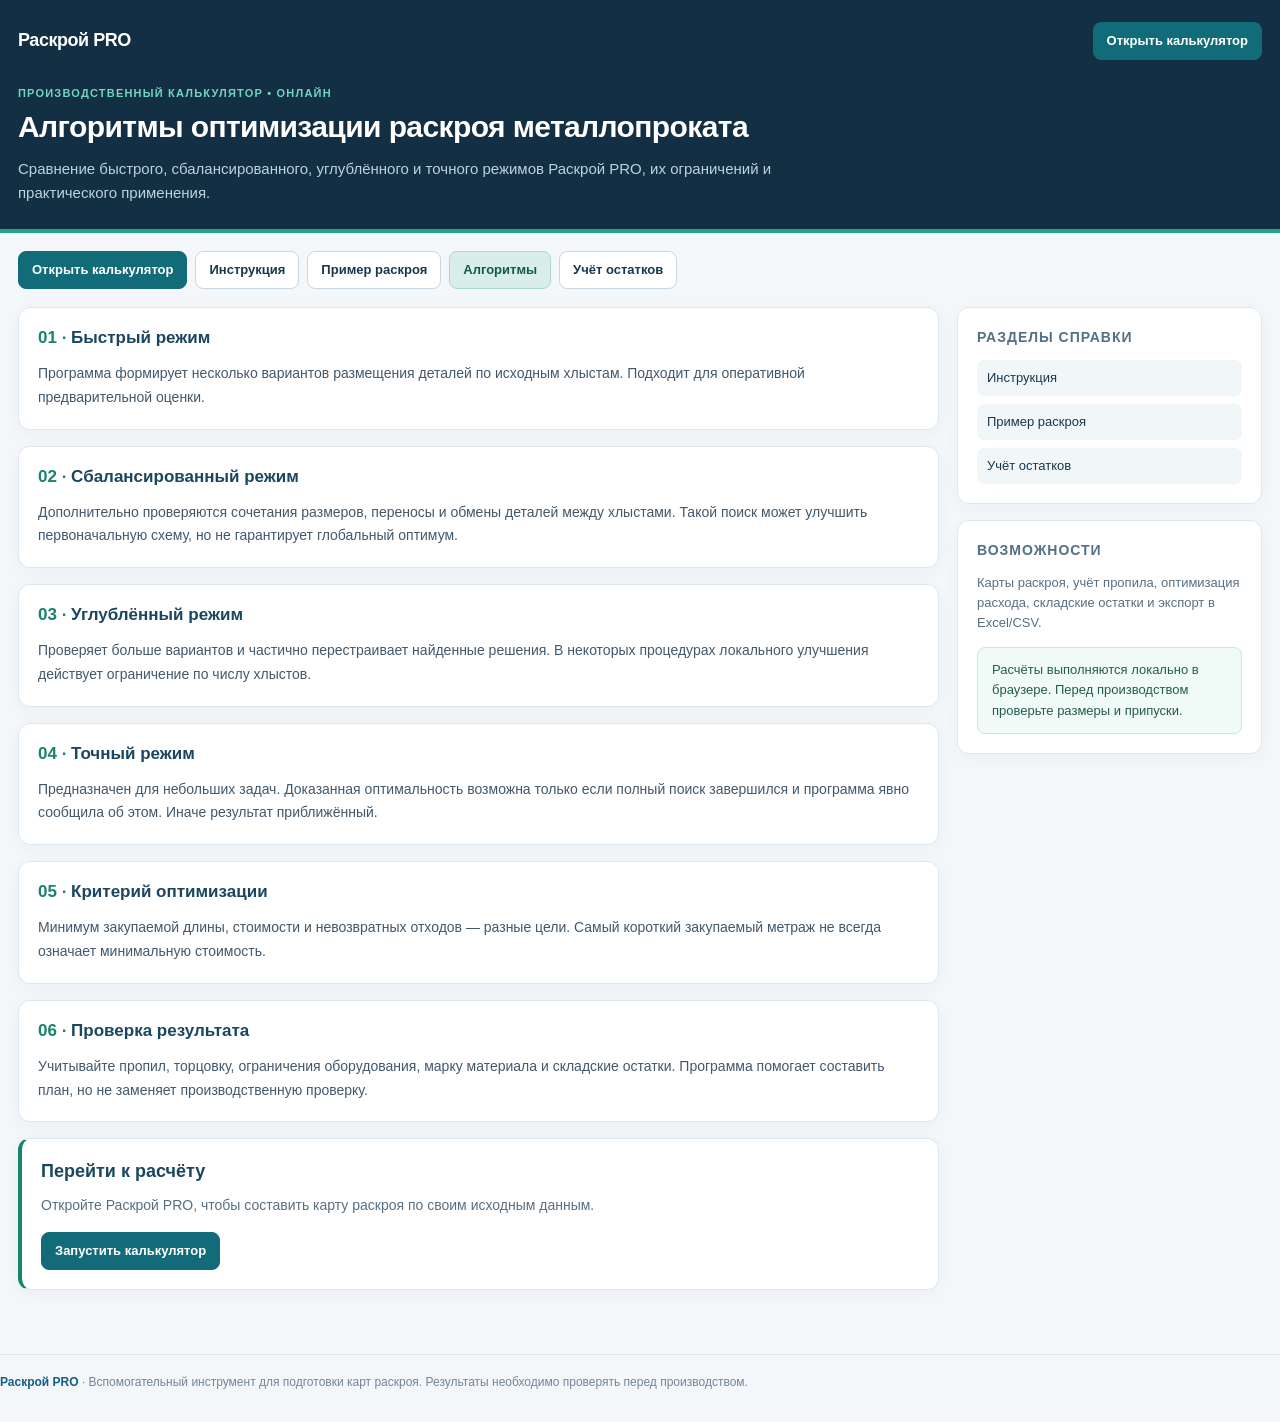
<file: algoritmy.html>
<!doctype html>
<html lang="ru"><head><meta charset="utf-8"><meta name="viewport" content="width=device-width,initial-scale=1"><meta name="robots" content="index,follow"><title>Алгоритмы оптимизации раскроя металлопроката — Раскрой PRO</title><meta name="description" content="Сравнение быстрого, сбалансированного, углублённого и точного режимов Раскрой PRO, их ограничений и практического применения."><link rel="canonical" href="https://raskroy.spk-effa.ru/algoritmy.html"><link rel="icon" href="/favicon.svg" type="image/svg+xml"><meta name="theme-color" content="#132f43"><link rel="stylesheet" href="/css/seo-pages.css">
<!-- Yandex.Metrika counter -->
<script type="text/javascript">
    (function(m,e,t,r,i,k,a){
        m[i]=m[i]||function(){(m[i].a=m[i].a||[]).push(arguments)};
        m[i].l=1*new Date();
        for (var j = 0; j < document.scripts.length; j++) {if (document.scripts[j].src === r) { return; }}
        k=e.createElement(t),a=e.getElementsByTagName(t)[0],k.async=1,k.src=r,a.parentNode.insertBefore(k,a)
    })(window, document,'script','https://mc.yandex.ru/metrika/tag.js?id=114702067', 'ym');

    ym(114702067, 'init', {ssr:true, webvisor:true, clickmap:true, ecommerce:"dataLayer", referrer: document.referrer, url: location.href, accurateTrackBounce:true, trackLinks:true});
</script>
<!-- /Yandex.Metrika counter -->
</head><body class="seo-page">
<!-- Yandex.Metrika noscript -->
<noscript><div><img src="https://mc.yandex.ru/watch/114702067" style="position:absolute; left:-9999px;" alt="" /></div></noscript>
<!-- /Yandex.Metrika noscript -->
<header class="seo-header"><div class="seo-header-inner"><div class="seo-brand"><a href="/" class="seo-brand-name">Раскрой PRO</a><a href="/" class="seo-button primary">Открыть калькулятор</a></div><p class="seo-kicker">ПРОИЗВОДСТВЕННЫЙ КАЛЬКУЛЯТОР • ОНЛАЙН</p><h1>Алгоритмы оптимизации раскроя металлопроката</h1><p class="seo-lead">Сравнение быстрого, сбалансированного, углублённого и точного режимов Раскрой PRO, их ограничений и практического применения.</p></div></header><main class="seo-shell"><nav class="seo-nav" aria-label="Информационные разделы"><a href="/">Открыть калькулятор</a><a href="/instrukciya.html">Инструкция</a><a href="/primer-raskroya.html">Пример раскроя</a><a href="/algoritmy.html" aria-current="page">Алгоритмы</a><a href="/uchet-ostatkov.html">Учёт остатков</a></nav><div class="seo-layout"><article class="seo-main"><section class="seo-panel seo-step"><h2>Быстрый режим</h2><p>Программа формирует несколько вариантов размещения деталей по исходным хлыстам. Подходит для оперативной предварительной оценки.</p></section><section class="seo-panel seo-step"><h2>Сбалансированный режим</h2><p>Дополнительно проверяются сочетания размеров, переносы и обмены деталей между хлыстами. Такой поиск может улучшить первоначальную схему, но не гарантирует глобальный оптимум.</p></section><section class="seo-panel seo-step"><h2>Углублённый режим</h2><p>Проверяет больше вариантов и частично перестраивает найденные решения. В некоторых процедурах локального улучшения действует ограничение по числу хлыстов.</p></section><section class="seo-panel seo-step"><h2>Точный режим</h2><p>Предназначен для небольших задач. Доказанная оптимальность возможна только если полный поиск завершился и программа явно сообщила об этом. Иначе результат приближённый.</p></section><section class="seo-panel seo-step"><h2>Критерий оптимизации</h2><p>Минимум закупаемой длины, стоимости и невозвратных отходов — разные цели. Самый короткий закупаемый метраж не всегда означает минимальную стоимость.</p></section><section class="seo-panel seo-step"><h2>Проверка результата</h2><p>Учитывайте пропил, торцовку, ограничения оборудования, марку материала и складские остатки. Программа помогает составить план, но не заменяет производственную проверку.</p></section><section class="seo-panel seo-action-panel"><h2>Перейти к расчёту</h2><p>Откройте Раскрой PRO, чтобы составить карту раскроя по своим исходным данным.</p><a class="seo-button primary" href="/">Запустить калькулятор</a></section></article><aside class="seo-side"><section class="seo-panel"><h2>Разделы справки</h2><nav class="seo-side-links" aria-label="Другие материалы"><a href="/instrukciya.html">Инструкция</a><a href="/primer-raskroya.html">Пример раскроя</a><a href="/uchet-ostatkov.html">Учёт остатков</a></nav></section><section class="seo-panel"><h2>Возможности</h2><p>Карты раскроя, учёт пропила, оптимизация расхода, складские остатки и экспорт в Excel/CSV.</p><div class="seo-note">Расчёты выполняются локально в браузере. Перед производством проверьте размеры и припуски.</div></section></aside></div></main><footer class="seo-footer"><a href="/">Раскрой PRO</a> · Вспомогательный инструмент для подготовки карт раскроя. Результаты необходимо проверять перед производством.</footer></body></html>
</file>
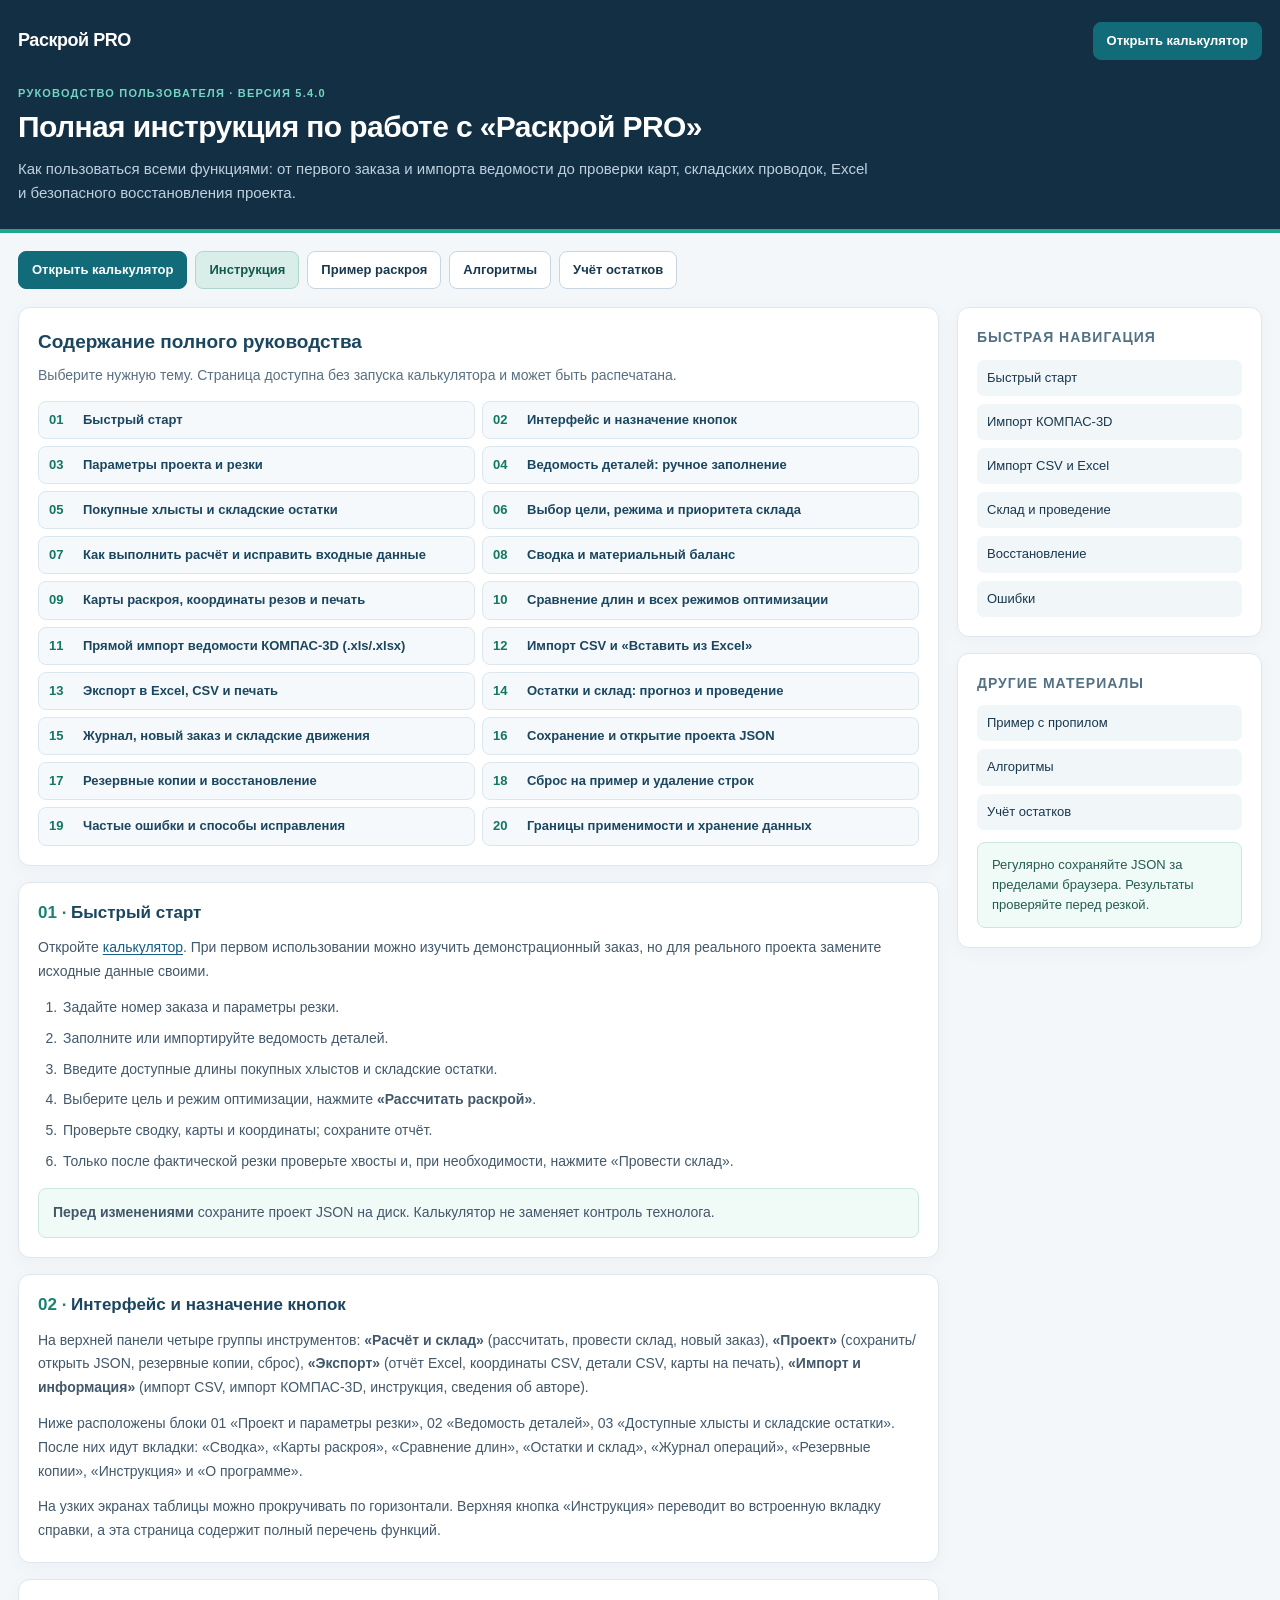
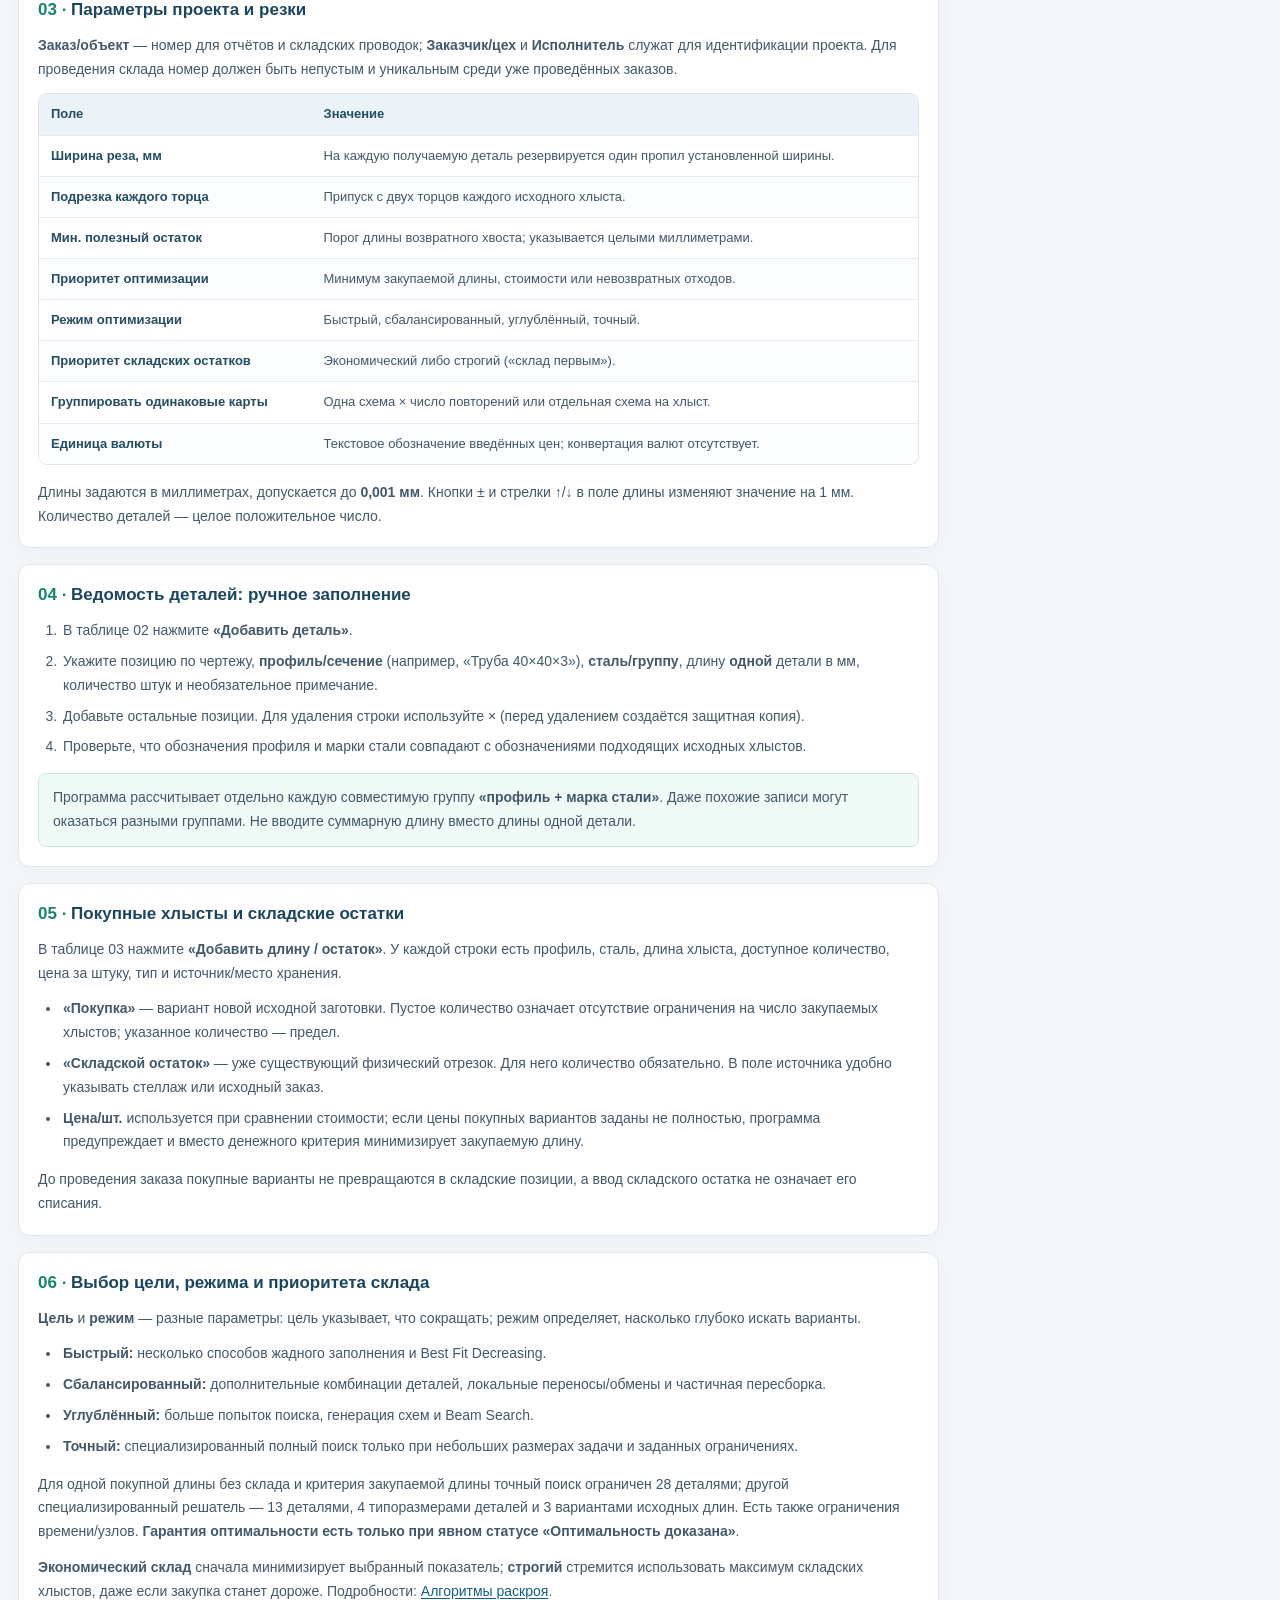
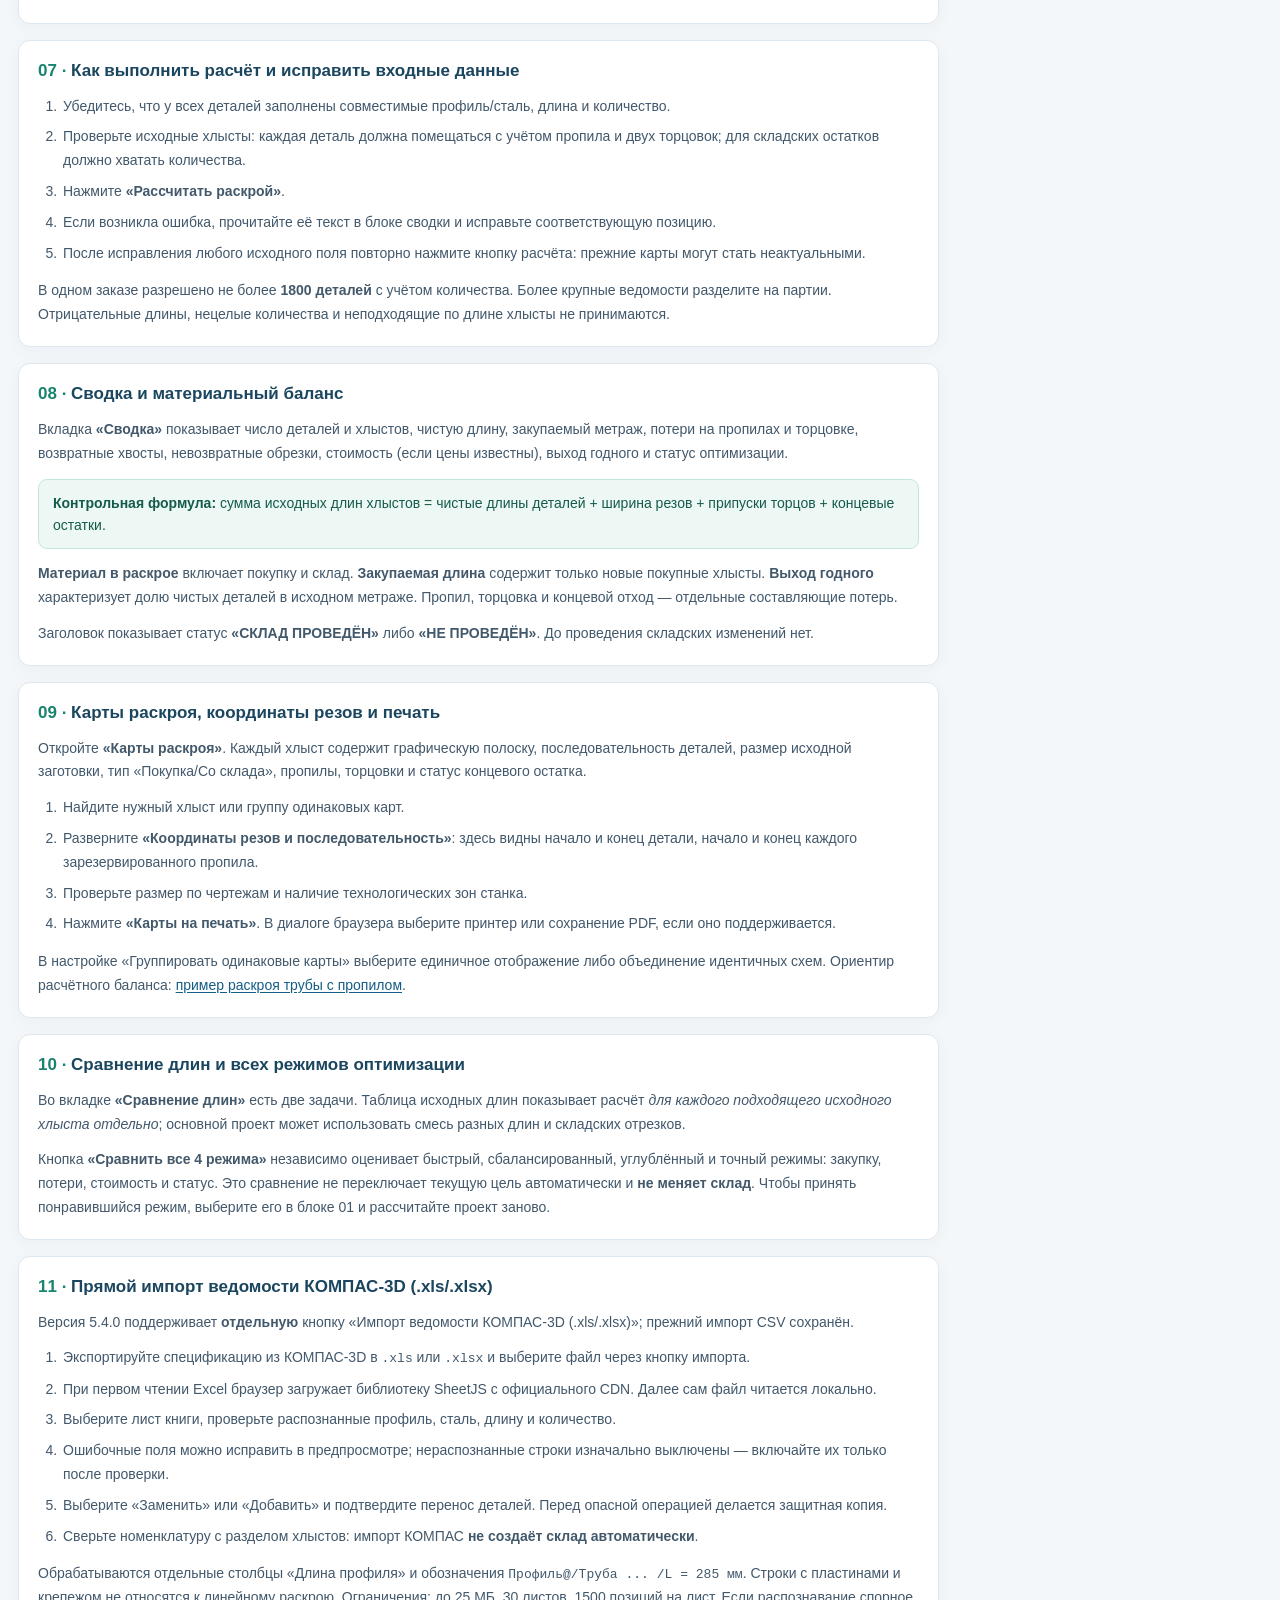
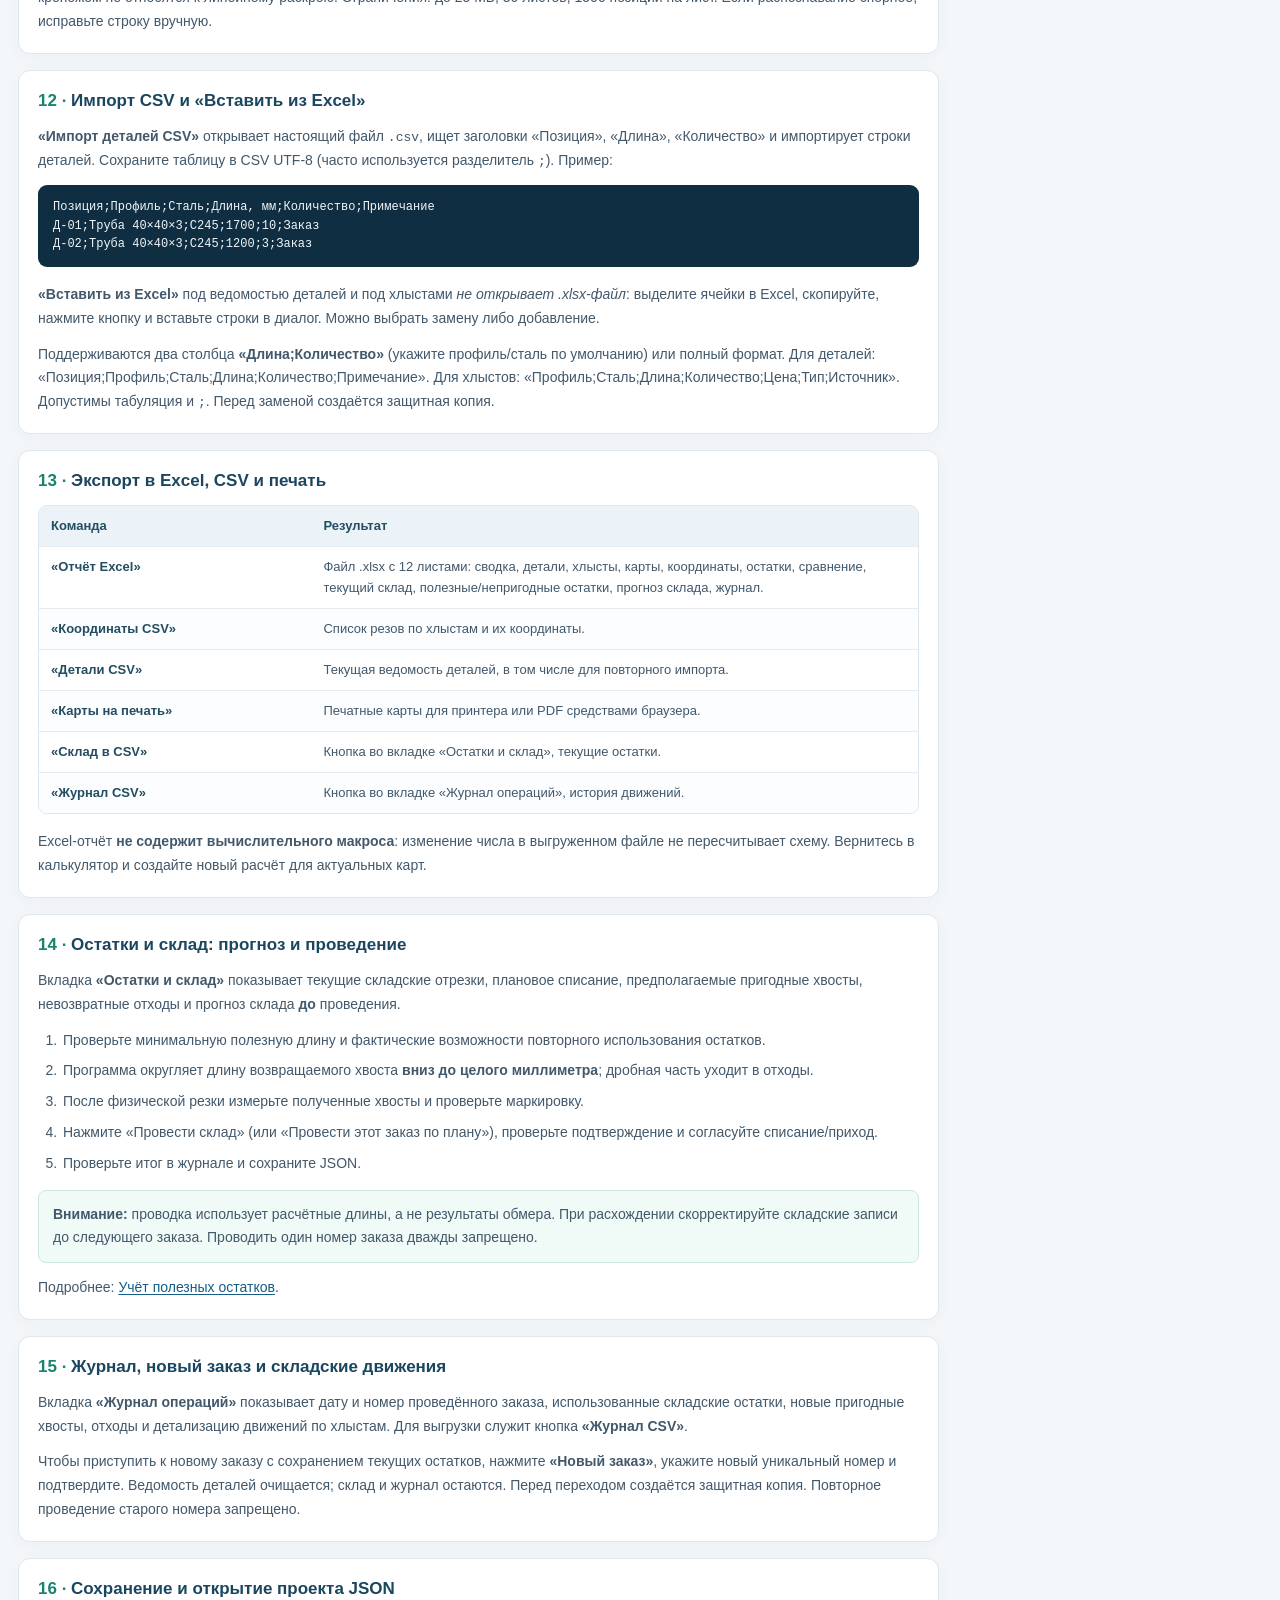
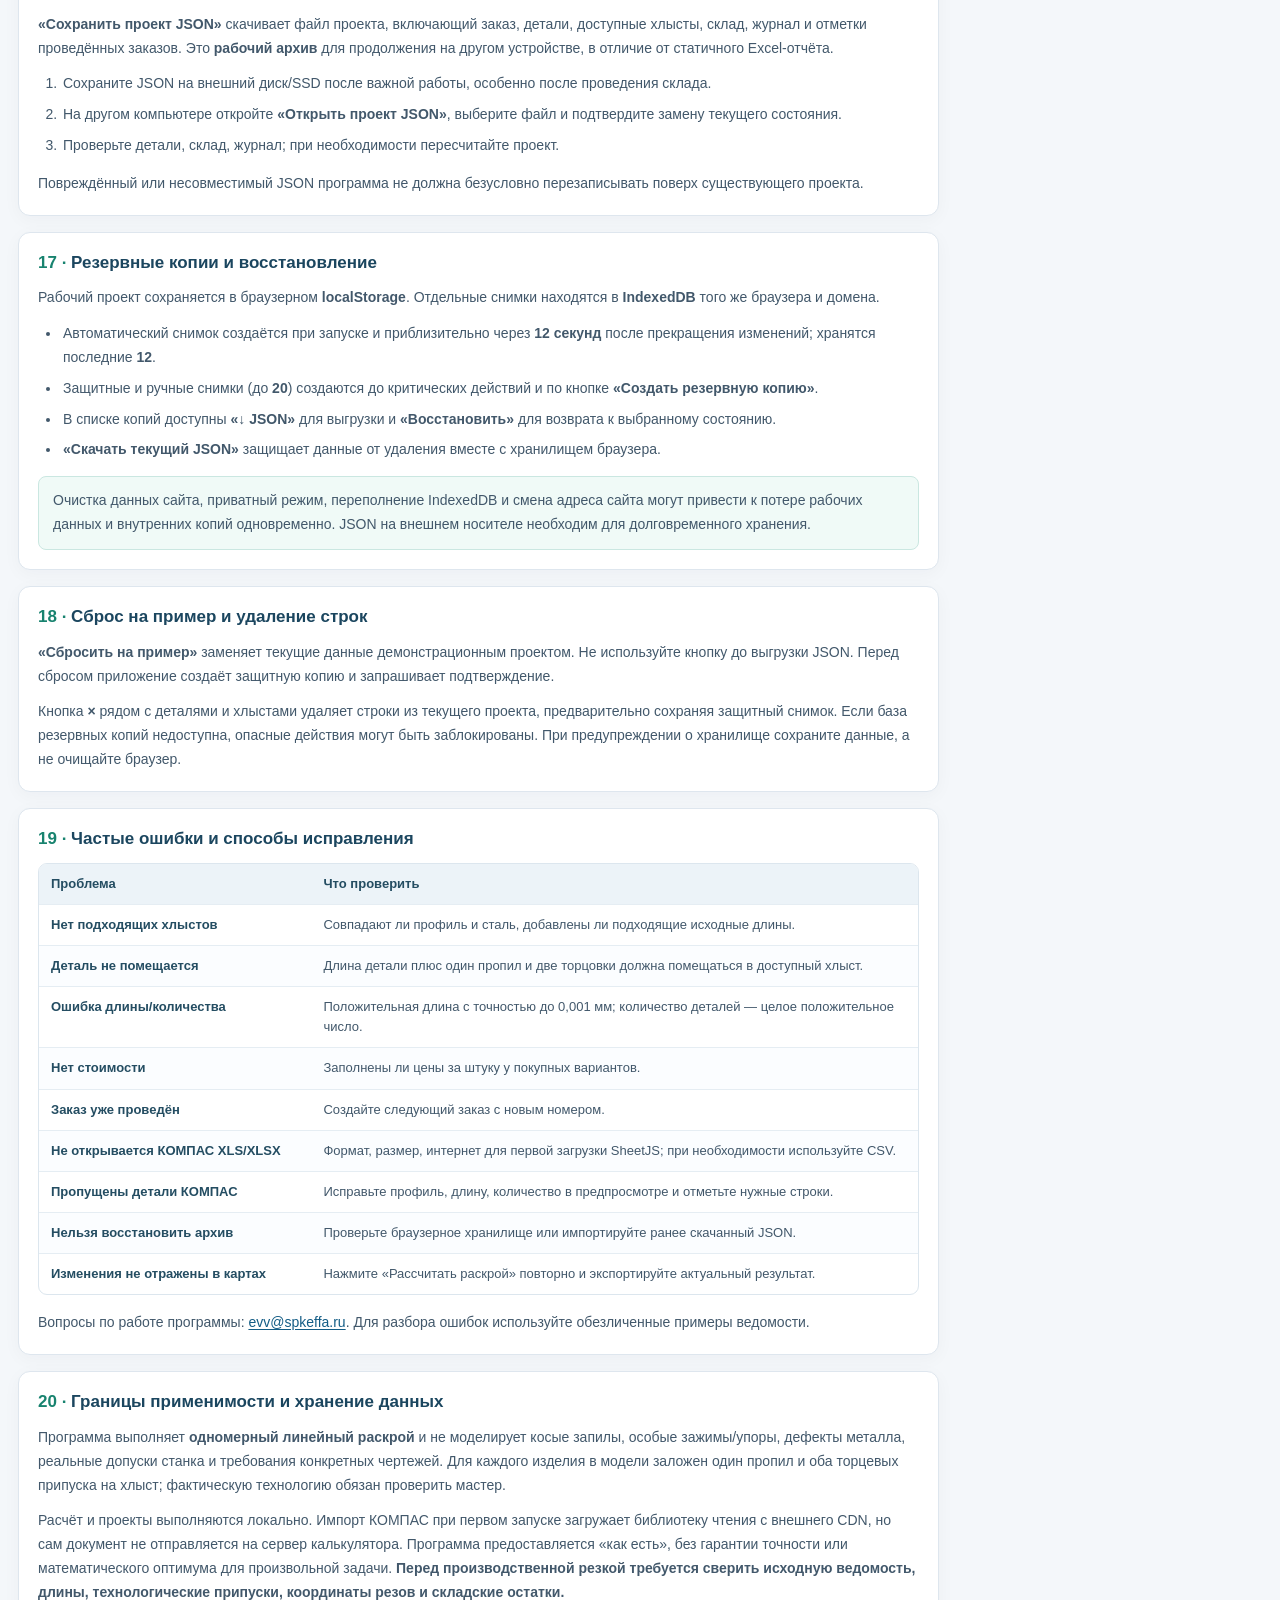
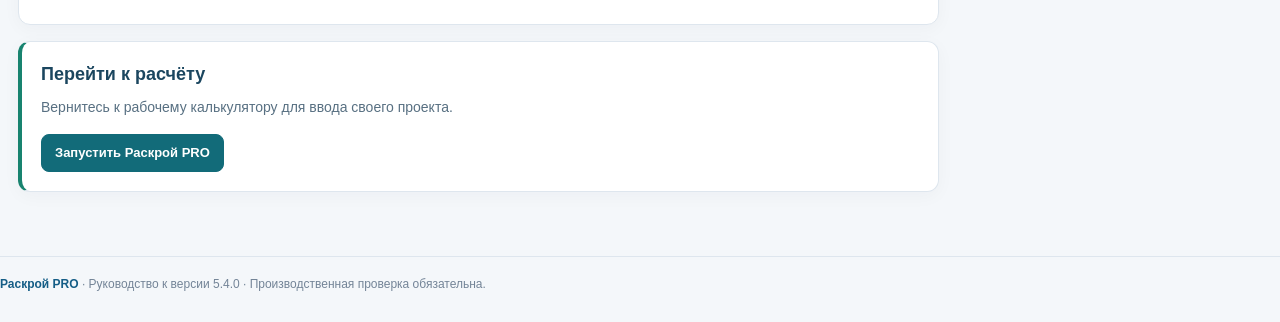
<file: instrukciya.html>
<!doctype html>
<html lang="ru">
<head>
<meta charset="utf-8"><meta name="viewport" content="width=device-width,initial-scale=1">
<meta name="robots" content="index,follow">
<title>Подробная инструкция по Раскрой PRO — все функции калькулятора</title>
<meta name="description" content="Полная инструкция по Раскрой PRO 5.4: расчёт и карты резки, импорт КОМПАС-3D XLS/XLSX, CSV и Excel, склад, журнал операций, JSON и резервные копии.">
<link rel="canonical" href="https://raskroy.spk-effa.ru/instrukciya.html">
<link rel="icon" href="/favicon.svg" type="image/svg+xml"><meta name="theme-color" content="#132f43">
<link rel="stylesheet" href="/css/seo-pages.css">

<!-- Yandex.Metrika counter -->
<script type="text/javascript">
    (function(m,e,t,r,i,k,a){
        m[i]=m[i]||function(){(m[i].a=m[i].a||[]).push(arguments)};
        m[i].l=1*new Date();
        for (var j = 0; j < document.scripts.length; j++) {if (document.scripts[j].src === r) { return; }}
        k=e.createElement(t),a=e.getElementsByTagName(t)[0],k.async=1,k.src=r,a.parentNode.insertBefore(k,a)
    })(window, document,'script','https://mc.yandex.ru/metrika/tag.js?id=114702067', 'ym');

    ym(114702067, 'init', {ssr:true, webvisor:true, clickmap:true, ecommerce:"dataLayer", referrer: document.referrer, url: location.href, accurateTrackBounce:true, trackLinks:true});
</script>
<!-- /Yandex.Metrika counter -->
</head>
<body class="seo-page">
<!-- Yandex.Metrika noscript -->
<noscript><div><img src="https://mc.yandex.ru/watch/114702067" style="position:absolute; left:-9999px;" alt="" /></div></noscript>
<!-- /Yandex.Metrika noscript -->

<header class="seo-header"><div class="seo-header-inner">
<div class="seo-brand"><a href="/" class="seo-brand-name">Раскрой PRO</a><a href="/" class="seo-button primary">Открыть калькулятор</a></div>
<p class="seo-kicker">РУКОВОДСТВО ПОЛЬЗОВАТЕЛЯ · ВЕРСИЯ 5.4.0</p>
<h1>Полная инструкция по работе с «Раскрой PRO»</h1>
<p class="seo-lead">Как пользоваться всеми функциями: от первого заказа и импорта ведомости до проверки карт, складских проводок, Excel и безопасного восстановления проекта.</p>
</div></header>
<main class="seo-shell"><nav class="seo-nav" aria-label="Информационные разделы"><a href="/">Открыть калькулятор</a><a href="/instrukciya.html" aria-current="page">Инструкция</a><a href="/primer-raskroya.html">Пример раскроя</a><a href="/algoritmy.html">Алгоритмы</a><a href="/uchet-ostatkov.html">Учёт остатков</a></nav>
<div class="seo-layout">
<article class="seo-main">
<section class="seo-panel guide-intro"><h2>Содержание полного руководства</h2>
<p>Выберите нужную тему. Страница доступна без запуска калькулятора и может быть распечатана.</p>
<nav class="guide-toc" aria-label="Разделы инструкции"><a href="#start"><span>01</span>Быстрый старт</a><a href="#navigation"><span>02</span>Интерфейс и назначение кнопок</a><a href="#parameters"><span>03</span>Параметры проекта и резки</a><a href="#parts"><span>04</span>Ведомость деталей: ручное заполнение</a><a href="#stocks"><span>05</span>Покупные хлысты и складские остатки</a><a href="#optimisation"><span>06</span>Выбор цели, режима и приоритета склада</a><a href="#calculate"><span>07</span>Как выполнить расчёт и исправить входные данные</a><a href="#summary"><span>08</span>Сводка и материальный баланс</a><a href="#maps"><span>09</span>Карты раскроя, координаты резов и печать</a><a href="#compare"><span>10</span>Сравнение длин и всех режимов оптимизации</a><a href="#kompas"><span>11</span>Прямой импорт ведомости КОМПАС-3D (.xls/.xlsx)</a><a href="#csv"><span>12</span>Импорт CSV и «Вставить из Excel»</a><a href="#exports"><span>13</span>Экспорт в Excel, CSV и печать</a><a href="#warehouse"><span>14</span>Остатки и склад: прогноз и проведение</a><a href="#journal"><span>15</span>Журнал, новый заказ и складские движения</a><a href="#json"><span>16</span>Сохранение и открытие проекта JSON</a><a href="#backups"><span>17</span>Резервные копии и восстановление</a><a href="#reset"><span>18</span>Сброс на пример и удаление строк</a><a href="#problems"><span>19</span>Частые ошибки и способы исправления</a><a href="#safety"><span>20</span>Границы применимости и хранение данных</a></nav>
</section>
<section class="seo-panel seo-step" id="start"><h2>Быстрый старт</h2><p>Откройте <a href="/">калькулятор</a>. При первом использовании можно изучить демонстрационный заказ, но для реального проекта замените исходные данные своими.</p><ol><li>Задайте номер заказа и параметры резки.</li><li>Заполните или импортируйте ведомость деталей.</li><li>Введите доступные длины покупных хлыстов и складские остатки.</li><li>Выберите цель и режим оптимизации, нажмите <b>«Рассчитать раскрой»</b>.</li><li>Проверьте сводку, карты и координаты; сохраните отчёт.</li><li>Только после фактической резки проверьте хвосты и, при необходимости, нажмите «Провести склад».</li></ol><p class="seo-note"><b>Перед изменениями</b> сохраните проект JSON на диск. Калькулятор не заменяет контроль технолога.</p></section>
<section class="seo-panel seo-step" id="navigation"><h2>Интерфейс и назначение кнопок</h2><p>На верхней панели четыре группы инструментов: <b>«Расчёт и склад»</b> (рассчитать, провести склад, новый заказ), <b>«Проект»</b> (сохранить/открыть JSON, резервные копии, сброс), <b>«Экспорт»</b> (отчёт Excel, координаты CSV, детали CSV, карты на печать), <b>«Импорт и информация»</b> (импорт CSV, импорт КОМПАС-3D, инструкция, сведения об авторе).</p><p>Ниже расположены блоки 01 «Проект и параметры резки», 02 «Ведомость деталей», 03 «Доступные хлысты и складские остатки». После них идут вкладки: «Сводка», «Карты раскроя», «Сравнение длин», «Остатки и склад», «Журнал операций», «Резервные копии», «Инструкция» и «О программе».</p><p>На узких экранах таблицы можно прокручивать по горизонтали. Верхняя кнопка «Инструкция» переводит во встроенную вкладку справки, а эта страница содержит полный перечень функций.</p></section>
<section class="seo-panel seo-step" id="parameters"><h2>Параметры проекта и резки</h2><p><b>Заказ/объект</b> — номер для отчётов и складских проводок; <b>Заказчик/цех</b> и <b>Исполнитель</b> служат для идентификации проекта. Для проведения склада номер должен быть непустым и уникальным среди уже проведённых заказов.</p><div class="guide-table-wrap"><table class="guide-table"><thead><tr><th>Поле</th><th>Значение</th></tr></thead><tbody>
<tr><td>Ширина реза, мм</td><td>На каждую получаемую деталь резервируется один пропил установленной ширины.</td></tr>
<tr><td>Подрезка каждого торца</td><td>Припуск с двух торцов каждого исходного хлыста.</td></tr>
<tr><td>Мин. полезный остаток</td><td>Порог длины возвратного хвоста; указывается целыми миллиметрами.</td></tr>
<tr><td>Приоритет оптимизации</td><td>Минимум закупаемой длины, стоимости или невозвратных отходов.</td></tr>
<tr><td>Режим оптимизации</td><td>Быстрый, сбалансированный, углублённый, точный.</td></tr>
<tr><td>Приоритет складских остатков</td><td>Экономический либо строгий («склад первым»).</td></tr>
<tr><td>Группировать одинаковые карты</td><td>Одна схема × число повторений или отдельная схема на хлыст.</td></tr>
<tr><td>Единица валюты</td><td>Текстовое обозначение введённых цен; конвертация валют отсутствует.</td></tr>
</tbody></table></div><p>Длины задаются в миллиметрах, допускается до <b>0,001 мм</b>. Кнопки ± и стрелки ↑/↓ в поле длины изменяют значение на 1 мм. Количество деталей — целое положительное число.</p></section>
<section class="seo-panel seo-step" id="parts"><h2>Ведомость деталей: ручное заполнение</h2><ol><li>В таблице 02 нажмите <b>«Добавить деталь»</b>.</li><li>Укажите позицию по чертежу, <b>профиль/сечение</b> (например, «Труба 40×40×3»), <b>сталь/группу</b>, длину <b>одной</b> детали в мм, количество штук и необязательное примечание.</li><li>Добавьте остальные позиции. Для удаления строки используйте × (перед удалением создаётся защитная копия).</li><li>Проверьте, что обозначения профиля и марки стали совпадают с обозначениями подходящих исходных хлыстов.</li></ol><p class="seo-note">Программа рассчитывает отдельно каждую совместимую группу <b>«профиль + марка стали»</b>. Даже похожие записи могут оказаться разными группами. Не вводите суммарную длину вместо длины одной детали.</p></section>
<section class="seo-panel seo-step" id="stocks"><h2>Покупные хлысты и складские остатки</h2><p>В таблице 03 нажмите <b>«Добавить длину / остаток»</b>. У каждой строки есть профиль, сталь, длина хлыста, доступное количество, цена за штуку, тип и источник/место хранения.</p><ul><li><b>«Покупка»</b> — вариант новой исходной заготовки. Пустое количество означает отсутствие ограничения на число закупаемых хлыстов; указанное количество — предел.</li><li><b>«Складской остаток»</b> — уже существующий физический отрезок. Для него количество обязательно. В поле источника удобно указывать стеллаж или исходный заказ.</li><li><b>Цена/шт.</b> используется при сравнении стоимости; если цены покупных вариантов заданы не полностью, программа предупреждает и вместо денежного критерия минимизирует закупаемую длину.</li></ul><p>До проведения заказа покупные варианты не превращаются в складские позиции, а ввод складского остатка не означает его списания.</p></section>
<section class="seo-panel seo-step" id="optimisation"><h2>Выбор цели, режима и приоритета склада</h2><p><b>Цель</b> и <b>режим</b> — разные параметры: цель указывает, что сокращать; режим определяет, насколько глубоко искать варианты.</p><ul><li><b>Быстрый:</b> несколько способов жадного заполнения и Best Fit Decreasing.</li><li><b>Сбалансированный:</b> дополнительные комбинации деталей, локальные переносы/обмены и частичная пересборка.</li><li><b>Углублённый:</b> больше попыток поиска, генерация схем и Beam Search.</li><li><b>Точный:</b> специализированный полный поиск только при небольших размерах задачи и заданных ограничениях.</li></ul><p>Для одной покупной длины без склада и критерия закупаемой длины точный поиск ограничен 28 деталями; другой специализированный решатель — 13 деталями, 4 типоразмерами деталей и 3 вариантами исходных длин. Есть также ограничения времени/узлов. <b>Гарантия оптимальности есть только при явном статусе «Оптимальность доказана»</b>.</p><p><b>Экономический склад</b> сначала минимизирует выбранный показатель; <b>строгий</b> стремится использовать максимум складских хлыстов, даже если закупка станет дороже. Подробности: <a href="/algoritmy.html">Алгоритмы раскроя</a>.</p></section>
<section class="seo-panel seo-step" id="calculate"><h2>Как выполнить расчёт и исправить входные данные</h2><ol><li>Убедитесь, что у всех деталей заполнены совместимые профиль/сталь, длина и количество.</li><li>Проверьте исходные хлысты: каждая деталь должна помещаться с учётом пропила и двух торцовок; для складских остатков должно хватать количества.</li><li>Нажмите <b>«Рассчитать раскрой»</b>.</li><li>Если возникла ошибка, прочитайте её текст в блоке сводки и исправьте соответствующую позицию.</li><li>После исправления любого исходного поля повторно нажмите кнопку расчёта: прежние карты могут стать неактуальными.</li></ol><p>В одном заказе разрешено не более <b>1800 деталей</b> с учётом количества. Более крупные ведомости разделите на партии. Отрицательные длины, нецелые количества и неподходящие по длине хлысты не принимаются.</p></section>
<section class="seo-panel seo-step" id="summary"><h2>Сводка и материальный баланс</h2><p>Вкладка <b>«Сводка»</b> показывает число деталей и хлыстов, чистую длину, закупаемый метраж, потери на пропилах и торцовке, возвратные хвосты, невозвратные обрезки, стоимость (если цены известны), выход годного и статус оптимизации.</p><div class="guide-formula"><b>Контрольная формула:</b> сумма исходных длин хлыстов = чистые длины деталей + ширина резов + припуски торцов + концевые остатки.</div><p><b>Материал в раскрое</b> включает покупку и склад. <b>Закупаемая длина</b> содержит только новые покупные хлысты. <b>Выход годного</b> характеризует долю чистых деталей в исходном метраже. Пропил, торцовка и концевой отход — отдельные составляющие потерь.</p><p>Заголовок показывает статус <b>«СКЛАД ПРОВЕДЁН»</b> либо <b>«НЕ ПРОВЕДЁН»</b>. До проведения складских изменений нет.</p></section>
<section class="seo-panel seo-step" id="maps"><h2>Карты раскроя, координаты резов и печать</h2><p>Откройте <b>«Карты раскроя»</b>. Каждый хлыст содержит графическую полоску, последовательность деталей, размер исходной заготовки, тип «Покупка/Со склада», пропилы, торцовки и статус концевого остатка.</p><ol><li>Найдите нужный хлыст или группу одинаковых карт.</li><li>Разверните <b>«Координаты резов и последовательность»</b>: здесь видны начало и конец детали, начало и конец каждого зарезервированного пропила.</li><li>Проверьте размер по чертежам и наличие технологических зон станка.</li><li>Нажмите <b>«Карты на печать»</b>. В диалоге браузера выберите принтер или сохранение PDF, если оно поддерживается.</li></ol><p>В настройке «Группировать одинаковые карты» выберите единичное отображение либо объединение идентичных схем. Ориентир расчётного баланса: <a href="/primer-raskroya.html">пример раскроя трубы с пропилом</a>.</p></section>
<section class="seo-panel seo-step" id="compare"><h2>Сравнение длин и всех режимов оптимизации</h2><p>Во вкладке <b>«Сравнение длин»</b> есть две задачи. Таблица исходных длин показывает расчёт <em>для каждого подходящего исходного хлыста отдельно</em>; основной проект может использовать смесь разных длин и складских отрезков.</p><p>Кнопка <b>«Сравнить все 4 режима»</b> независимо оценивает быстрый, сбалансированный, углублённый и точный режимы: закупку, потери, стоимость и статус. Это сравнение не переключает текущую цель автоматически и <b>не меняет склад</b>. Чтобы принять понравившийся режим, выберите его в блоке 01 и рассчитайте проект заново.</p></section>
<section class="seo-panel seo-step" id="kompas"><h2>Прямой импорт ведомости КОМПАС-3D (.xls/.xlsx)</h2><p>Версия 5.4.0 поддерживает <b>отдельную</b> кнопку «Импорт ведомости КОМПАС-3D (.xls/.xlsx)»; прежний импорт CSV сохранён.</p><ol><li>Экспортируйте спецификацию из КОМПАС-3D в <code>.xls</code> или <code>.xlsx</code> и выберите файл через кнопку импорта.</li><li>При первом чтении Excel браузер загружает библиотеку SheetJS с официального CDN. Далее сам файл читается локально.</li><li>Выберите лист книги, проверьте распознанные профиль, сталь, длину и количество.</li><li>Ошибочные поля можно исправить в предпросмотре; нераспознанные строки изначально выключены — включайте их только после проверки.</li><li>Выберите «Заменить» или «Добавить» и подтвердите перенос деталей. Перед опасной операцией делается защитная копия.</li><li>Сверьте номенклатуру с разделом хлыстов: импорт КОМПАС <b>не создаёт склад автоматически</b>.</li></ol><p>Обрабатываются отдельные столбцы «Длина профиля» и обозначения <code>Профиль@/Труба ... /L = 285 мм</code>. Строки с пластинами и крепежом не относятся к линейному раскрою. Ограничения: до 25 МБ, 30 листов, 1500 позиций на лист. Если распознавание спорное, исправьте строку вручную.</p></section>
<section class="seo-panel seo-step" id="csv"><h2>Импорт CSV и «Вставить из Excel»</h2><p><b>«Импорт деталей CSV»</b> открывает настоящий файл <code>.csv</code>, ищет заголовки «Позиция», «Длина», «Количество» и импортирует строки деталей. Сохраните таблицу в CSV UTF-8 (часто используется разделитель <code>;</code>). Пример:</p>
<pre class="guide-code">Позиция;Профиль;Сталь;Длина, мм;Количество;Примечание
Д-01;Труба 40×40×3;С245;1700;10;Заказ
Д-02;Труба 40×40×3;С245;1200;3;Заказ</pre>
<p><b>«Вставить из Excel»</b> под ведомостью деталей и под хлыстами <em>не открывает .xlsx-файл</em>: выделите ячейки в Excel, скопируйте, нажмите кнопку и вставьте строки в диалог. Можно выбрать замену либо добавление.</p><p>Поддерживаются два столбца <b>«Длина;Количество»</b> (укажите профиль/сталь по умолчанию) или полный формат. Для деталей: «Позиция;Профиль;Сталь;Длина;Количество;Примечание». Для хлыстов: «Профиль;Сталь;Длина;Количество;Цена;Тип;Источник». Допустимы табуляция и <code>;</code>. Перед заменой создаётся защитная копия.</p></section>
<section class="seo-panel seo-step" id="exports"><h2>Экспорт в Excel, CSV и печать</h2><div class="guide-table-wrap"><table class="guide-table"><thead><tr><th>Команда</th><th>Результат</th></tr></thead><tbody><tr><td>«Отчёт Excel»</td><td>Файл .xlsx с 12 листами: сводка, детали, хлысты, карты, координаты, остатки, сравнение, текущий склад, полезные/непригодные остатки, прогноз склада, журнал.</td></tr><tr><td>«Координаты CSV»</td><td>Список резов по хлыстам и их координаты.</td></tr><tr><td>«Детали CSV»</td><td>Текущая ведомость деталей, в том числе для повторного импорта.</td></tr><tr><td>«Карты на печать»</td><td>Печатные карты для принтера или PDF средствами браузера.</td></tr><tr><td>«Склад в CSV»</td><td>Кнопка во вкладке «Остатки и склад», текущие остатки.</td></tr><tr><td>«Журнал CSV»</td><td>Кнопка во вкладке «Журнал операций», история движений.</td></tr></tbody></table></div><p>Excel-отчёт <b>не содержит вычислительного макроса</b>: изменение числа в выгруженном файле не пересчитывает схему. Вернитесь в калькулятор и создайте новый расчёт для актуальных карт.</p></section>
<section class="seo-panel seo-step" id="warehouse"><h2>Остатки и склад: прогноз и проведение</h2><p>Вкладка <b>«Остатки и склад»</b> показывает текущие складские отрезки, плановое списание, предполагаемые пригодные хвосты, невозвратные отходы и прогноз склада <b>до</b> проведения.</p><ol><li>Проверьте минимальную полезную длину и фактические возможности повторного использования остатков.</li><li>Программа округляет длину возвращаемого хвоста <b>вниз до целого миллиметра</b>; дробная часть уходит в отходы.</li><li>После физической резки измерьте полученные хвосты и проверьте маркировку.</li><li>Нажмите «Провести склад» (или «Провести этот заказ по плану»), проверьте подтверждение и согласуйте списание/приход.</li><li>Проверьте итог в журнале и сохраните JSON.</li></ol><p class="seo-note"><b>Внимание:</b> проводка использует расчётные длины, а не результаты обмера. При расхождении скорректируйте складские записи до следующего заказа. Проводить один номер заказа дважды запрещено.</p><p>Подробнее: <a href="/uchet-ostatkov.html">Учёт полезных остатков</a>.</p></section>
<section class="seo-panel seo-step" id="journal"><h2>Журнал, новый заказ и складские движения</h2><p>Вкладка <b>«Журнал операций»</b> показывает дату и номер проведённого заказа, использованные складские остатки, новые пригодные хвосты, отходы и детализацию движений по хлыстам. Для выгрузки служит кнопка <b>«Журнал CSV»</b>.</p><p>Чтобы приступить к новому заказу с сохранением текущих остатков, нажмите <b>«Новый заказ»</b>, укажите новый уникальный номер и подтвердите. Ведомость деталей очищается; склад и журнал остаются. Перед переходом создаётся защитная копия. Повторное проведение старого номера запрещено.</p></section>
<section class="seo-panel seo-step" id="json"><h2>Сохранение и открытие проекта JSON</h2><p><b>«Сохранить проект JSON»</b> скачивает файл проекта, включающий заказ, детали, доступные хлысты, склад, журнал и отметки проведённых заказов. Это <b>рабочий архив</b> для продолжения на другом устройстве, в отличие от статичного Excel-отчёта.</p><ol><li>Сохраните JSON на внешний диск/SSD после важной работы, особенно после проведения склада.</li><li>На другом компьютере откройте <b>«Открыть проект JSON»</b>, выберите файл и подтвердите замену текущего состояния.</li><li>Проверьте детали, склад, журнал; при необходимости пересчитайте проект.</li></ol><p>Повреждённый или несовместимый JSON программа не должна безусловно перезаписывать поверх существующего проекта.</p></section>
<section class="seo-panel seo-step" id="backups"><h2>Резервные копии и восстановление</h2><p>Рабочий проект сохраняется в браузерном <b>localStorage</b>. Отдельные снимки находятся в <b>IndexedDB</b> того же браузера и домена.</p><ul><li>Автоматический снимок создаётся при запуске и приблизительно через <b>12 секунд</b> после прекращения изменений; хранятся последние <b>12</b>.</li><li>Защитные и ручные снимки (до <b>20</b>) создаются до критических действий и по кнопке <b>«Создать резервную копию»</b>.</li><li>В списке копий доступны <b>«↓ JSON»</b> для выгрузки и <b>«Восстановить»</b> для возврата к выбранному состоянию.</li><li><b>«Скачать текущий JSON»</b> защищает данные от удаления вместе с хранилищем браузера.</li></ul><p class="seo-note">Очистка данных сайта, приватный режим, переполнение IndexedDB и смена адреса сайта могут привести к потере рабочих данных и внутренних копий одновременно. JSON на внешнем носителе необходим для долговременного хранения.</p></section>
<section class="seo-panel seo-step" id="reset"><h2>Сброс на пример и удаление строк</h2><p><b>«Сбросить на пример»</b> заменяет текущие данные демонстрационным проектом. Не используйте кнопку до выгрузки JSON. Перед сбросом приложение создаёт защитную копию и запрашивает подтверждение.</p><p>Кнопка <b>×</b> рядом с деталями и хлыстами удаляет строки из текущего проекта, предварительно сохраняя защитный снимок. Если база резервных копий недоступна, опасные действия могут быть заблокированы. При предупреждении о хранилище сохраните данные, а не очищайте браузер.</p></section>
<section class="seo-panel seo-step" id="problems"><h2>Частые ошибки и способы исправления</h2><div class="guide-table-wrap"><table class="guide-table"><thead><tr><th>Проблема</th><th>Что проверить</th></tr></thead><tbody>
<tr><td>Нет подходящих хлыстов</td><td>Совпадают ли профиль и сталь, добавлены ли подходящие исходные длины.</td></tr>
<tr><td>Деталь не помещается</td><td>Длина детали плюс один пропил и две торцовки должна помещаться в доступный хлыст.</td></tr>
<tr><td>Ошибка длины/количества</td><td>Положительная длина с точностью до 0,001 мм; количество деталей — целое положительное число.</td></tr>
<tr><td>Нет стоимости</td><td>Заполнены ли цены за штуку у покупных вариантов.</td></tr>
<tr><td>Заказ уже проведён</td><td>Создайте следующий заказ с новым номером.</td></tr>
<tr><td>Не открывается КОМПАС XLS/XLSX</td><td>Формат, размер, интернет для первой загрузки SheetJS; при необходимости используйте CSV.</td></tr>
<tr><td>Пропущены детали КОМПАС</td><td>Исправьте профиль, длину, количество в предпросмотре и отметьте нужные строки.</td></tr>
<tr><td>Нельзя восстановить архив</td><td>Проверьте браузерное хранилище или импортируйте ранее скачанный JSON.</td></tr>
<tr><td>Изменения не отражены в картах</td><td>Нажмите «Рассчитать раскрой» повторно и экспортируйте актуальный результат.</td></tr>
</tbody></table></div><p>Вопросы по работе программы: <a href="mailto:evv@spkeffa.ru">evv@spkeffa.ru</a>. Для разбора ошибок используйте обезличенные примеры ведомости.</p></section>
<section class="seo-panel seo-step" id="safety"><h2>Границы применимости и хранение данных</h2><p>Программа выполняет <b>одномерный линейный раскрой</b> и не моделирует косые запилы, особые зажимы/упоры, дефекты металла, реальные допуски станка и требования конкретных чертежей. Для каждого изделия в модели заложен один пропил и оба торцевых припуска на хлыст; фактическую технологию обязан проверить мастер.</p><p>Расчёт и проекты выполняются локально. Импорт КОМПАС при первом запуске загружает библиотеку чтения с внешнего CDN, но сам документ не отправляется на сервер калькулятора. Программа предоставляется «как есть», без гарантии точности или математического оптимума для произвольной задачи. <b>Перед производственной резкой требуется сверить исходную ведомость, длины, технологические припуски, координаты резов и складские остатки.</b></p></section>
<section class="seo-panel seo-action-panel"><h2>Перейти к расчёту</h2><p>Вернитесь к рабочему калькулятору для ввода своего проекта.</p><a class="seo-button primary" href="/">Запустить Раскрой PRO</a></section>
</article>
<aside class="seo-side"><section class="seo-panel"><h2>Быстрая навигация</h2><nav class="seo-side-links" aria-label="Ключевые инструкции"><a href="#start">Быстрый старт</a><a href="#kompas">Импорт КОМПАС-3D</a><a href="#csv">Импорт CSV и Excel</a><a href="#warehouse">Склад и проведение</a><a href="#backups">Восстановление</a><a href="#problems">Ошибки</a></nav></section><section class="seo-panel"><h2>Другие материалы</h2><nav class="seo-side-links" aria-label="Дополнительная справка"><a href="/primer-raskroya.html">Пример с пропилом</a><a href="/algoritmy.html">Алгоритмы</a><a href="/uchet-ostatkov.html">Учёт остатков</a></nav><div class="seo-note">Регулярно сохраняйте JSON за пределами браузера. Результаты проверяйте перед резкой.</div></section></aside>
</div></main>
<footer class="seo-footer"><a href="/">Раскрой PRO</a> · Руководство к версии 5.4.0 · Производственная проверка обязательна.</footer>
</body></html>
</file>
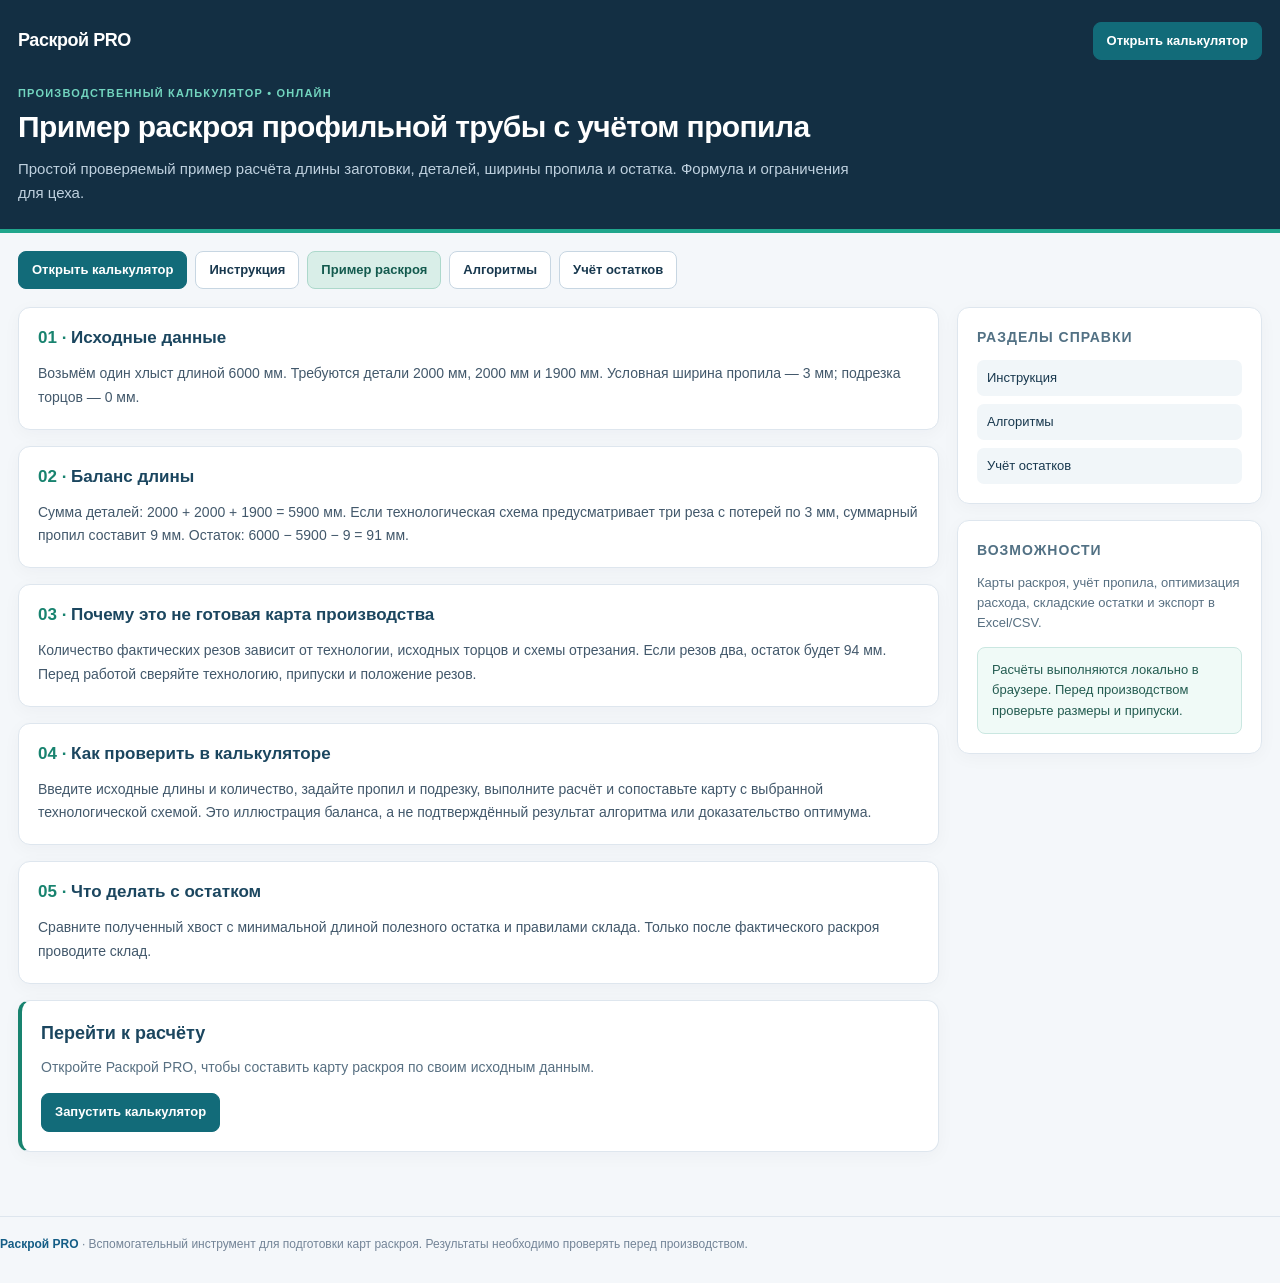
<file: primer-raskroya.html>
<!doctype html>
<html lang="ru"><head><meta charset="utf-8"><meta name="viewport" content="width=device-width,initial-scale=1"><meta name="robots" content="index,follow"><title>Пример раскроя профильной трубы с учётом пропила — Раскрой PRO</title><meta name="description" content="Простой проверяемый пример расчёта длины заготовки, деталей, ширины пропила и остатка. Формула и ограничения для цеха."><link rel="canonical" href="https://raskroy.spk-effa.ru/primer-raskroya.html"><link rel="icon" href="/favicon.svg" type="image/svg+xml"><meta name="theme-color" content="#132f43"><link rel="stylesheet" href="/css/seo-pages.css">
<!-- Yandex.Metrika counter -->
<script type="text/javascript">
    (function(m,e,t,r,i,k,a){
        m[i]=m[i]||function(){(m[i].a=m[i].a||[]).push(arguments)};
        m[i].l=1*new Date();
        for (var j = 0; j < document.scripts.length; j++) {if (document.scripts[j].src === r) { return; }}
        k=e.createElement(t),a=e.getElementsByTagName(t)[0],k.async=1,k.src=r,a.parentNode.insertBefore(k,a)
    })(window, document,'script','https://mc.yandex.ru/metrika/tag.js?id=114702067', 'ym');

    ym(114702067, 'init', {ssr:true, webvisor:true, clickmap:true, ecommerce:"dataLayer", referrer: document.referrer, url: location.href, accurateTrackBounce:true, trackLinks:true});
</script>
<!-- /Yandex.Metrika counter -->
</head><body class="seo-page">
<!-- Yandex.Metrika noscript -->
<noscript><div><img src="https://mc.yandex.ru/watch/114702067" style="position:absolute; left:-9999px;" alt="" /></div></noscript>
<!-- /Yandex.Metrika noscript -->
<header class="seo-header"><div class="seo-header-inner"><div class="seo-brand"><a href="/" class="seo-brand-name">Раскрой PRO</a><a href="/" class="seo-button primary">Открыть калькулятор</a></div><p class="seo-kicker">ПРОИЗВОДСТВЕННЫЙ КАЛЬКУЛЯТОР • ОНЛАЙН</p><h1>Пример раскроя профильной трубы с учётом пропила</h1><p class="seo-lead">Простой проверяемый пример расчёта длины заготовки, деталей, ширины пропила и остатка. Формула и ограничения для цеха.</p></div></header><main class="seo-shell"><nav class="seo-nav" aria-label="Информационные разделы"><a href="/">Открыть калькулятор</a><a href="/instrukciya.html">Инструкция</a><a href="/primer-raskroya.html" aria-current="page">Пример раскроя</a><a href="/algoritmy.html">Алгоритмы</a><a href="/uchet-ostatkov.html">Учёт остатков</a></nav><div class="seo-layout"><article class="seo-main"><section class="seo-panel seo-step"><h2>Исходные данные</h2><p>Возьмём один хлыст длиной 6000 мм. Требуются детали 2000 мм, 2000 мм и 1900 мм. Условная ширина пропила — 3 мм; подрезка торцов — 0 мм.</p></section><section class="seo-panel seo-step"><h2>Баланс длины</h2><p>Сумма деталей: 2000 + 2000 + 1900 = 5900 мм. Если технологическая схема предусматривает три реза с потерей по 3 мм, суммарный пропил составит 9 мм. Остаток: 6000 − 5900 − 9 = 91 мм.</p></section><section class="seo-panel seo-step"><h2>Почему это не готовая карта производства</h2><p>Количество фактических резов зависит от технологии, исходных торцов и схемы отрезания. Если резов два, остаток будет 94 мм. Перед работой сверяйте технологию, припуски и положение резов.</p></section><section class="seo-panel seo-step"><h2>Как проверить в калькуляторе</h2><p>Введите исходные длины и количество, задайте пропил и подрезку, выполните расчёт и сопоставьте карту с выбранной технологической схемой. Это иллюстрация баланса, а не подтверждённый результат алгоритма или доказательство оптимума.</p></section><section class="seo-panel seo-step"><h2>Что делать с остатком</h2><p>Сравните полученный хвост с минимальной длиной полезного остатка и правилами склада. Только после фактического раскроя проводите склад.</p></section><section class="seo-panel seo-action-panel"><h2>Перейти к расчёту</h2><p>Откройте Раскрой PRO, чтобы составить карту раскроя по своим исходным данным.</p><a class="seo-button primary" href="/">Запустить калькулятор</a></section></article><aside class="seo-side"><section class="seo-panel"><h2>Разделы справки</h2><nav class="seo-side-links" aria-label="Другие материалы"><a href="/instrukciya.html">Инструкция</a><a href="/algoritmy.html">Алгоритмы</a><a href="/uchet-ostatkov.html">Учёт остатков</a></nav></section><section class="seo-panel"><h2>Возможности</h2><p>Карты раскроя, учёт пропила, оптимизация расхода, складские остатки и экспорт в Excel/CSV.</p><div class="seo-note">Расчёты выполняются локально в браузере. Перед производством проверьте размеры и припуски.</div></section></aside></div></main><footer class="seo-footer"><a href="/">Раскрой PRO</a> · Вспомогательный инструмент для подготовки карт раскроя. Результаты необходимо проверять перед производством.</footer></body></html>
</file>
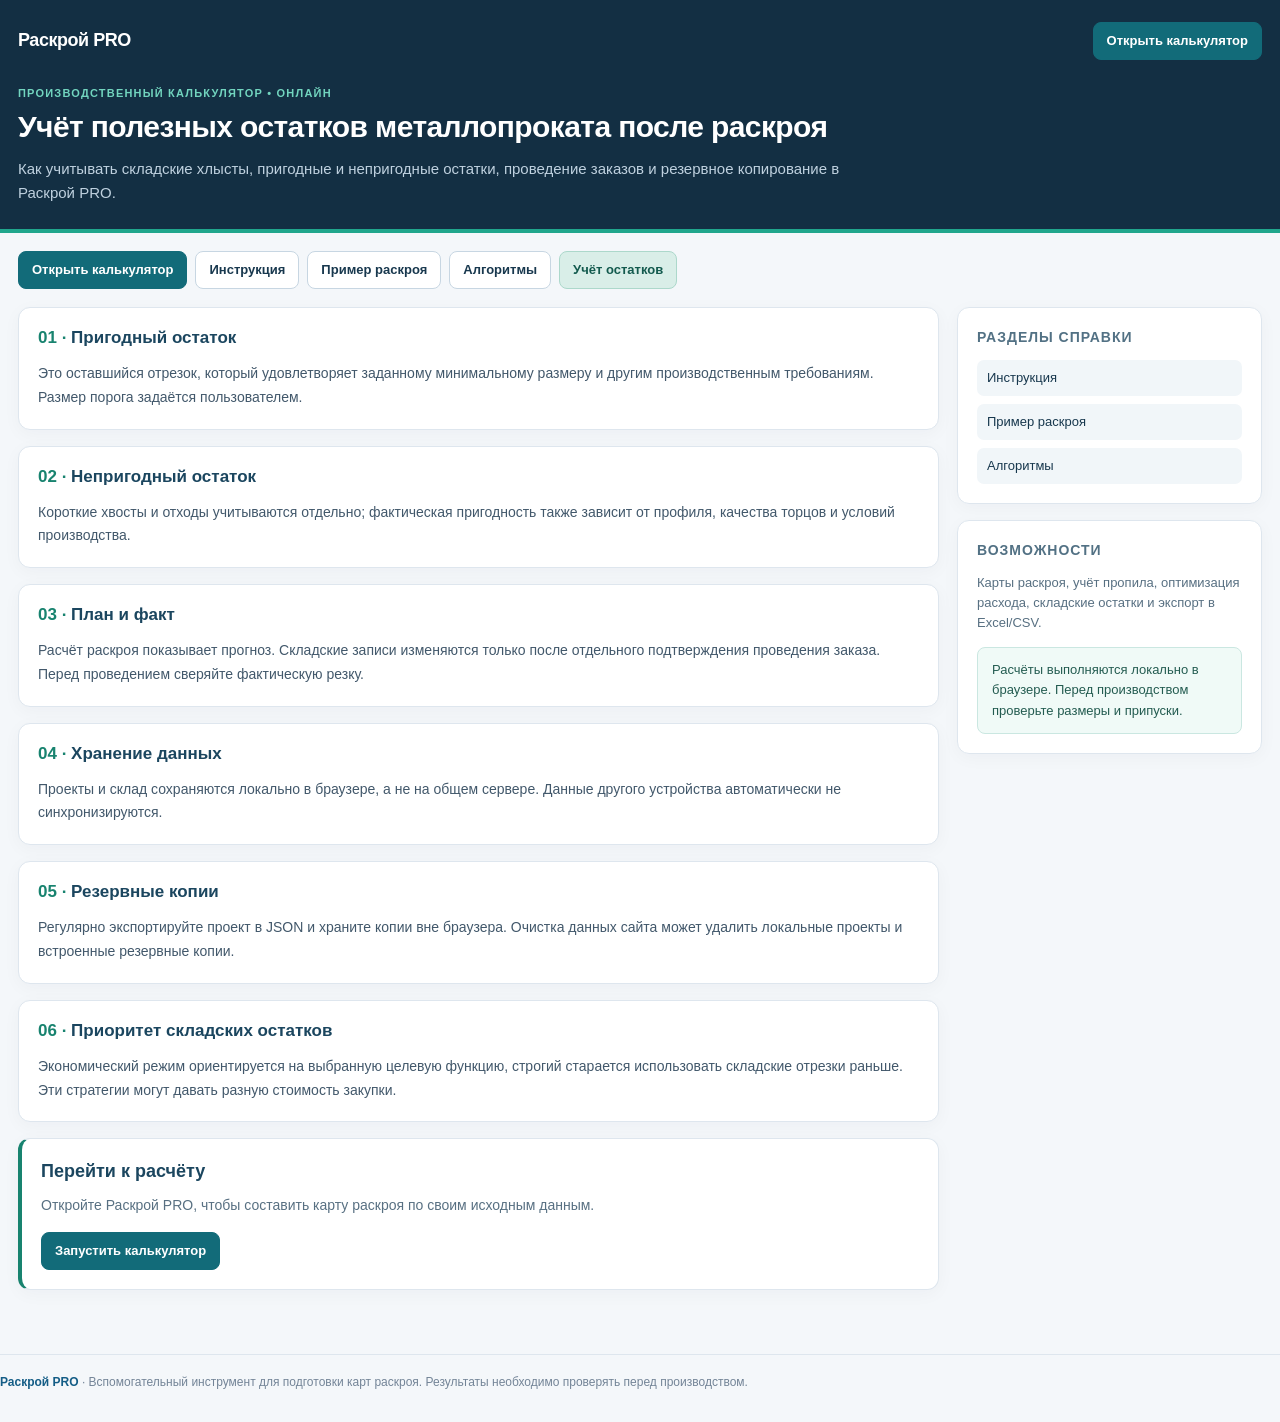
<file: uchet-ostatkov.html>
<!doctype html>
<html lang="ru"><head><meta charset="utf-8"><meta name="viewport" content="width=device-width,initial-scale=1"><meta name="robots" content="index,follow"><title>Учёт полезных остатков металлопроката после раскроя — Раскрой PRO</title><meta name="description" content="Как учитывать складские хлысты, пригодные и непригодные остатки, проведение заказов и резервное копирование в Раскрой PRO."><link rel="canonical" href="https://raskroy.spk-effa.ru/uchet-ostatkov.html"><link rel="icon" href="/favicon.svg" type="image/svg+xml"><meta name="theme-color" content="#132f43"><link rel="stylesheet" href="/css/seo-pages.css">
<!-- Yandex.Metrika counter -->
<script type="text/javascript">
    (function(m,e,t,r,i,k,a){
        m[i]=m[i]||function(){(m[i].a=m[i].a||[]).push(arguments)};
        m[i].l=1*new Date();
        for (var j = 0; j < document.scripts.length; j++) {if (document.scripts[j].src === r) { return; }}
        k=e.createElement(t),a=e.getElementsByTagName(t)[0],k.async=1,k.src=r,a.parentNode.insertBefore(k,a)
    })(window, document,'script','https://mc.yandex.ru/metrika/tag.js?id=114702067', 'ym');

    ym(114702067, 'init', {ssr:true, webvisor:true, clickmap:true, ecommerce:"dataLayer", referrer: document.referrer, url: location.href, accurateTrackBounce:true, trackLinks:true});
</script>
<!-- /Yandex.Metrika counter -->
</head><body class="seo-page">
<!-- Yandex.Metrika noscript -->
<noscript><div><img src="https://mc.yandex.ru/watch/114702067" style="position:absolute; left:-9999px;" alt="" /></div></noscript>
<!-- /Yandex.Metrika noscript -->
<header class="seo-header"><div class="seo-header-inner"><div class="seo-brand"><a href="/" class="seo-brand-name">Раскрой PRO</a><a href="/" class="seo-button primary">Открыть калькулятор</a></div><p class="seo-kicker">ПРОИЗВОДСТВЕННЫЙ КАЛЬКУЛЯТОР • ОНЛАЙН</p><h1>Учёт полезных остатков металлопроката после раскроя</h1><p class="seo-lead">Как учитывать складские хлысты, пригодные и непригодные остатки, проведение заказов и резервное копирование в Раскрой PRO.</p></div></header><main class="seo-shell"><nav class="seo-nav" aria-label="Информационные разделы"><a href="/">Открыть калькулятор</a><a href="/instrukciya.html">Инструкция</a><a href="/primer-raskroya.html">Пример раскроя</a><a href="/algoritmy.html">Алгоритмы</a><a href="/uchet-ostatkov.html" aria-current="page">Учёт остатков</a></nav><div class="seo-layout"><article class="seo-main"><section class="seo-panel seo-step"><h2>Пригодный остаток</h2><p>Это оставшийся отрезок, который удовлетворяет заданному минимальному размеру и другим производственным требованиям. Размер порога задаётся пользователем.</p></section><section class="seo-panel seo-step"><h2>Непригодный остаток</h2><p>Короткие хвосты и отходы учитываются отдельно; фактическая пригодность также зависит от профиля, качества торцов и условий производства.</p></section><section class="seo-panel seo-step"><h2>План и факт</h2><p>Расчёт раскроя показывает прогноз. Складские записи изменяются только после отдельного подтверждения проведения заказа. Перед проведением сверяйте фактическую резку.</p></section><section class="seo-panel seo-step"><h2>Хранение данных</h2><p>Проекты и склад сохраняются локально в браузере, а не на общем сервере. Данные другого устройства автоматически не синхронизируются.</p></section><section class="seo-panel seo-step"><h2>Резервные копии</h2><p>Регулярно экспортируйте проект в JSON и храните копии вне браузера. Очистка данных сайта может удалить локальные проекты и встроенные резервные копии.</p></section><section class="seo-panel seo-step"><h2>Приоритет складских остатков</h2><p>Экономический режим ориентируется на выбранную целевую функцию, строгий старается использовать складские отрезки раньше. Эти стратегии могут давать разную стоимость закупки.</p></section><section class="seo-panel seo-action-panel"><h2>Перейти к расчёту</h2><p>Откройте Раскрой PRO, чтобы составить карту раскроя по своим исходным данным.</p><a class="seo-button primary" href="/">Запустить калькулятор</a></section></article><aside class="seo-side"><section class="seo-panel"><h2>Разделы справки</h2><nav class="seo-side-links" aria-label="Другие материалы"><a href="/instrukciya.html">Инструкция</a><a href="/primer-raskroya.html">Пример раскроя</a><a href="/algoritmy.html">Алгоритмы</a></nav></section><section class="seo-panel"><h2>Возможности</h2><p>Карты раскроя, учёт пропила, оптимизация расхода, складские остатки и экспорт в Excel/CSV.</p><div class="seo-note">Расчёты выполняются локально в браузере. Перед производством проверьте размеры и припуски.</div></section></aside></div></main><footer class="seo-footer"><a href="/">Раскрой PRO</a> · Вспомогательный инструмент для подготовки карт раскроя. Результаты необходимо проверять перед производством.</footer></body></html>
</file>
<file: css/kompas-import.css>
/* KOMPAS-3D: редактируемый предпросмотр перед переносом ведомости */
.kompas-dialog{border:1px solid #cbdce8;border-radius:14px;padding:0;width:min(1150px,calc(100vw - 20px));max-width:1150px;max-height:92vh;color:#1b2938;background:#fff;box-shadow:0 14px 50px #0b243650}
.kompas-dialog::backdrop{background:#071b2caa}
.kompas-dialog form{padding:20px;display:flex;flex-direction:column;gap:11px;max-height:92vh}
.kompas-dialog h2{margin:0;color:#1b465f;font-size:20px}
.kompas-dialog .kompas-settings{display:flex;gap:12px;flex-wrap:wrap;align-items:end}
.kompas-dialog .kompas-settings label{min-width:200px;flex:1}
.kompas-dialog .kompas-settings select{margin-top:4px}
.kompas-dialog .kompas-tablewrap{overflow:auto;border:1px solid #d7e1e9;border-radius:9px;max-height:48vh;min-height:80px}
.kompas-dialog table{width:100%;min-width:930px;white-space:normal;font-size:12px}
.kompas-dialog th{position:sticky;top:0;z-index:1;background:#e9f3f9;padding:9px 7px}
.kompas-dialog td{padding:6px;vertical-align:middle}
.kompas-dialog td:nth-child(1){width:55px;text-align:center}
.kompas-dialog td:nth-child(2){width:52px;text-align:center}
.kompas-dialog td:nth-child(3){width:105px}
.kompas-dialog td:nth-child(4){min-width:245px}
.kompas-dialog td:nth-child(5){width:160px}
.kompas-dialog td:nth-child(6),.kompas-dialog td:nth-child(7){width:90px}
.kompas-dialog td:nth-child(8){min-width:145px;color:#6a7381}
.kompas-dialog td input[type=text]{width:100%;min-width:75px;font-size:12px;padding:7px 6px}
.kompas-dialog td input[type=checkbox]{width:18px;height:18px;accent-color:#126b79;cursor:pointer}
.kompas-dialog tr.kompas-review td{background:#fff8e8}
.kompas-dialog tr.kompas-skip td{color:#818e9b;background:#f3f5f7}
.kompas-dialog tr.kompas-skip input{opacity:.6}
.kompas-dialog #kompas-summary{font-weight:600;color:#126b79;line-height:1.5}
.kompas-dialog #kompas-status{color:#42586b;font-size:13px}
.kompas-dialog .kompas-actions{display:flex;justify-content:flex-end;gap:9px;flex-wrap:wrap;flex-shrink:0}
.kompas-dialog .kompas-safety{font-size:12px;color:#65778c;line-height:1.5}
@media(max-width:680px){.kompas-dialog form{padding:12px;gap:9px}.kompas-dialog .kompas-settings{flex-direction:column;align-items:stretch}.kompas-dialog .kompas-settings label{min-width:0;width:100%}.kompas-dialog .kompas-tablewrap{max-height:43vh}.kompas-dialog .kompas-actions button{flex:1}}
</file>
<file: css/other-tools.css>
/* Related tools on the About tab. Add more cards to .other-tools-grid as needed. */
.other-tools{margin-top:24px}
.other-tools>h3{margin:0 0 12px;color:#1b465f;font-size:17px}
.other-tools-grid{display:grid;grid-template-columns:repeat(auto-fit,minmax(min(100%,320px),1fr));gap:14px}
.other-tools-card{display:flex;align-items:center;justify-content:space-between;gap:24px;padding:20px 22px;border:1px solid var(--line);border-radius:12px;background:#f8fbfd;box-shadow:var(--shadow)}
.other-tools-copy{min-width:0}
.other-tools-label{margin:0 0 6px;color:var(--muted);font-size:11px;font-weight:750;letter-spacing:.08em;text-transform:uppercase}
.other-tools-copy h4{margin:0 0 7px;color:#1b465f;font-size:18px}
.other-tools-copy p:last-child{margin:0;line-height:1.55;color:var(--ink)}
.other-tools-action{display:flex;flex:none;flex-direction:column;align-items:center;gap:7px}
.other-tools-action .btn{display:inline-flex;align-items:center;justify-content:center;gap:7px;width:auto;min-height:42px;text-align:center;text-decoration:none;white-space:nowrap}
.other-tools-action small{color:var(--muted);font-size:11px;text-align:center}
.other-tools-action .btn:focus-visible{outline:3px solid var(--blue);outline-offset:3px}
@media(max-width:760px){.other-tools-card{align-items:stretch;flex-direction:column;padding:17px}.other-tools-action{align-items:stretch}.other-tools-action .btn{width:100%;white-space:normal}}
</file>
<file: css/seo-pages.css>
/* Раскрой PRO: единая дизайн-система для публичных SEO-страниц и блока на калькуляторе.
   Без внешних шрифтов, JS, аналитики и влияния на расчётный интерфейс. */
:root{
  --seo-navy:#132f43;
  --seo-ink:#1b2938;
  --seo-muted:#65778c;
  --seo-blue:#145d86;
  --seo-green:#20a68c;
  --seo-bg:#f4f7fa;
  --seo-border:#dee6ee;
  --seo-shadow:0 4px 18px #1b293809;
}
.seo-page{margin:0;background:var(--seo-bg);color:var(--seo-ink);font:14px/1.55 -apple-system,BlinkMacSystemFont,"Segoe UI",Arial,sans-serif}
.seo-page *{box-sizing:border-box}
.seo-page a,.seo-overview a{color:var(--seo-blue);text-decoration:none}
.seo-page a:hover,.seo-overview a:hover{text-decoration:underline}
.seo-page a:focus-visible,.seo-overview a:focus-visible{outline:3px solid var(--seo-green);outline-offset:3px}
.seo-page .seo-header{background:var(--seo-navy);border-bottom:4px solid var(--seo-green);color:#fff}
.seo-page .seo-header-inner{max-width:1380px;margin:auto;padding:22px 18px 25px}
.seo-page .seo-brand{display:flex;justify-content:space-between;align-items:center;gap:16px;flex-wrap:wrap}
.seo-page .seo-brand-name{color:white;font-size:18px;font-weight:800;letter-spacing:-.45px}
.seo-page .seo-brand-name:hover{color:white}
.seo-page .seo-kicker{margin:25px 0 6px;color:#72d5bf;letter-spacing:1.2px;font-size:11px;font-weight:800;text-transform:uppercase}
.seo-page .seo-header h1{font-size:clamp(23px,3.5vw,30px);line-height:1.24;letter-spacing:-.6px;margin:0;max-width:1020px}
.seo-page .seo-lead{color:#bfd1df;font-size:15px;max-width:850px;margin:12px 0 0}
.seo-page .seo-shell{max-width:1380px;margin:0 auto;padding:18px 18px 48px}
.seo-page .seo-nav{display:flex;flex-wrap:wrap;gap:8px;margin-bottom:18px}
.seo-page .seo-nav a,.seo-page .seo-button,.seo-overview .seo-link{
  display:inline-flex;align-items:center;justify-content:center;padding:9px 13px;
  border-radius:8px;border:1px solid #c7d6e2;background:white;
  color:#18384e;font-size:13px;font-weight:700;line-height:1.4;transition:background .15s,border-color .15s
}
.seo-page .seo-nav a:hover,.seo-overview .seo-link:hover{background:#eff5f9;border-color:#9db9c9;text-decoration:none}
.seo-page .seo-nav a[aria-current="page"]{background:#d9eee8;border-color:#acd8cb;color:#135a4e}
.seo-page .seo-nav a:first-child,.seo-page .seo-button.primary{background:#126b79;border-color:#126b79;color:#fff}
.seo-page .seo-nav a:first-child:hover,.seo-page .seo-button.primary:hover{background:#0b5663;color:#fff;text-decoration:none}
.seo-page .seo-layout{display:grid;grid-template-columns:minmax(0,1fr) 305px;gap:18px;align-items:start}
.seo-page .seo-main{min-width:0}
.seo-page .seo-panel{background:#fff;border:1px solid var(--seo-border);box-shadow:var(--seo-shadow);border-radius:12px;padding:19px;margin:0 0 16px}
.seo-page .seo-step{counter-increment:seo-step}
.seo-page .seo-main{counter-reset:seo-step}
.seo-page .seo-step h2{margin:0 0 10px;color:#1b465f;font-size:17px;line-height:1.35}
.seo-page .seo-step h2::before{content:counter(seo-step,decimal-leading-zero) " · ";color:#18836f;font-variant-numeric:tabular-nums}
.seo-page .seo-step p{margin:0;color:#42586b;font-size:14px;line-height:1.7}
.seo-page .seo-side{position:sticky;top:12px}
.seo-page .seo-side h2{font-size:14px;text-transform:uppercase;letter-spacing:.07em;color:#527184;margin:0 0 11px}
.seo-page .seo-side p{margin:0 0 14px;font-size:13px;color:#587082}
.seo-page .seo-side-links{display:flex;flex-direction:column;gap:8px}
.seo-page .seo-side-links a{padding:8px 10px;border-radius:7px;background:#f1f6f9;color:#18384e;font-size:13px}
.seo-page .seo-side-links a:hover{background:#e9f3f9;text-decoration:none}
.seo-page .seo-action-panel{border-left:4px solid #18836f}
.seo-page .seo-action-panel h2{margin:0 0 9px;font-size:18px;color:#1b465f}
.seo-page .seo-action-panel p{margin:0 0 15px;color:#587082}
.seo-page .seo-button.primary{display:inline-flex}
.seo-page .seo-note{border:1px solid #cae7e1;background:#f0faf7;border-radius:8px;padding:12px 14px;font-size:13px;color:#245c51;margin-top:12px}
.seo-page .seo-footer{border-top:1px solid var(--seo-border);max-width:1344px;margin:0 auto;padding:18px 0 30px;color:#738497;font-size:12px}
.seo-page .seo-footer a{font-weight:700}
.seo-overview{max-width:1344px;margin:0 auto 26px!important;padding:20px!important;box-shadow:var(--seo-shadow)}
.seo-overview .seo-eyebrow{font-size:11px;font-weight:800;letter-spacing:1.2px;text-transform:uppercase;color:#18836f;margin:0 0 8px}
.seo-overview h2{font-size:20px;line-height:1.35;color:#1b465f;margin:0 0 12px}
.seo-overview p{font-size:14px;line-height:1.6;color:#42586b;margin:0 0 12px}
.seo-overview .seo-links{display:grid;grid-template-columns:repeat(4,minmax(0,1fr));gap:10px;margin-top:16px}
.seo-overview .seo-link{display:flex;flex-direction:column;align-items:flex-start;justify-content:center;gap:6px;min-width:0;min-height:83px}
.seo-overview .seo-link strong{color:#1b465f;font-size:13px}
.seo-overview .seo-link span{font-size:12px;line-height:1.45;color:#65778c;font-weight:400}
.seo-overview .seo-link:hover strong{color:#126b79}
@media(max-width:1050px){.seo-page .seo-layout{grid-template-columns:1fr}.seo-page .seo-side{position:static}.seo-overview .seo-links{grid-template-columns:repeat(2,minmax(0,1fr))}}
@media(max-width:640px){.seo-page .seo-header-inner{padding:18px 13px}.seo-page .seo-shell{padding:12px 9px 35px}.seo-page .seo-panel{padding:14px}.seo-page .seo-nav{gap:6px}.seo-page .seo-nav a{font-size:12px;padding:8px 10px}.seo-page .seo-header h1{font-size:23px}.seo-page .seo-footer{margin:0 10px;padding-bottom:25px}.seo-overview{margin:0 9px 22px!important;padding:14px!important}.seo-overview .seo-links{grid-template-columns:1fr}.seo-overview .seo-link{min-height:63px}}
@media print{.seo-page .seo-nav,.seo-page .seo-side,.seo-page .seo-footer,.seo-page .seo-action-panel{display:none}.seo-page .seo-header{background:white;color:black;border:0}.seo-page .seo-header h1{color:black}.seo-page .seo-lead,.seo-page .seo-kicker{color:#333}.seo-page .seo-shell{padding:0}.seo-page .seo-layout{display:block}.seo-page .seo-panel{box-shadow:none;border:0;border-bottom:1px solid #ccc;border-radius:0;padding:10px 0}.seo-overview{display:none}}

/* Полное руководство: оглавление, таблицы и примеры, без влияния на калькулятор */
.seo-page .guide-intro h2{font-size:19px;margin:0 0 7px;color:#1b465f}
.seo-page .guide-intro p{font-size:14px;color:#587082;margin:0 0 14px;line-height:1.65}
.seo-page .guide-toc{display:grid;grid-template-columns:repeat(2,minmax(0,1fr));gap:7px}
.seo-page .guide-toc a{display:flex;align-items:center;gap:9px;border:1px solid #dce6ee;border-radius:8px;background:#f5f9fb;padding:9px 10px;color:#1b465f;font-size:13px;line-height:1.4;font-weight:650}
.seo-page .guide-toc a:hover{background:#e9f3f9;text-decoration:none;border-color:#bfd2df}
.seo-page .guide-toc span{min-width:25px;font-weight:800;color:#137763;font-variant-numeric:tabular-nums}
.seo-page .seo-step[id]{scroll-margin-top:14px}
.seo-page .seo-step h2{margin-bottom:12px}
.seo-page .seo-step p,.seo-page .seo-step ol,.seo-page .seo-step ul{font-size:14px;line-height:1.7;color:#42586b}
.seo-page .seo-step p{margin:0 0 12px}
.seo-page .seo-step p:last-child{margin-bottom:0}
.seo-page .seo-step ol,.seo-page .seo-step ul{margin:4px 0 14px;padding-left:23px}
.seo-page .seo-step li{margin:0 0 7px;padding-left:2px}
.seo-page .seo-step li:last-child{margin-bottom:0}
.seo-page .seo-step a{text-decoration:underline;text-underline-offset:2px}
.seo-page .seo-step .seo-note{margin:13px 0}
.seo-page .guide-table-wrap{max-width:100%;overflow-x:auto;border:1px solid #dce6ee;border-radius:9px;margin:12px 0 16px}
.seo-page .guide-table{width:100%;border-collapse:collapse;font-size:13px;min-width:490px;line-height:1.55}
.seo-page .guide-table th{text-align:left;font-weight:700;color:#244d62;background:#ecf3f8;padding:10px 12px;vertical-align:top}
.seo-page .guide-table td{border-top:1px solid #e5edf3;padding:10px 12px;vertical-align:top;color:#42586b}
.seo-page .guide-table tbody tr:nth-child(even){background:#fbfdff}
.seo-page .guide-table td:first-child{font-weight:650;color:#244d62;width:31%}
.seo-page .guide-code{background:#102e42;color:#f1f6f9;border-radius:9px;padding:13px 15px;margin:12px 0 16px;overflow-x:auto;white-space:pre;font-size:12px;line-height:1.55}
.seo-page .guide-formula{background:#edf8f4;border:1px solid #c3e6dc;border-radius:9px;padding:12px 14px;line-height:1.6;margin:13px 0;color:#155b4c}
.seo-page code{font-family:ui-monospace,SFMono-Regular,Consolas,monospace;font-size:.93em}
@media(max-width:680px){.seo-page .guide-toc{grid-template-columns:1fr}.seo-page .guide-toc a{padding:9px 10px}.seo-page .guide-table{min-width:480px;font-size:12px}.seo-page .guide-table th,.seo-page .guide-table td{padding:8px 9px}.seo-page .seo-step ol,.seo-page .seo-step ul{padding-left:21px}}
@media print{.seo-page .guide-intro{display:none}.seo-page .guide-table-wrap{overflow:visible}.seo-page .guide-table{min-width:0}.seo-page .guide-code{white-space:pre-wrap;background:#eee;color:#111}}
</file>
